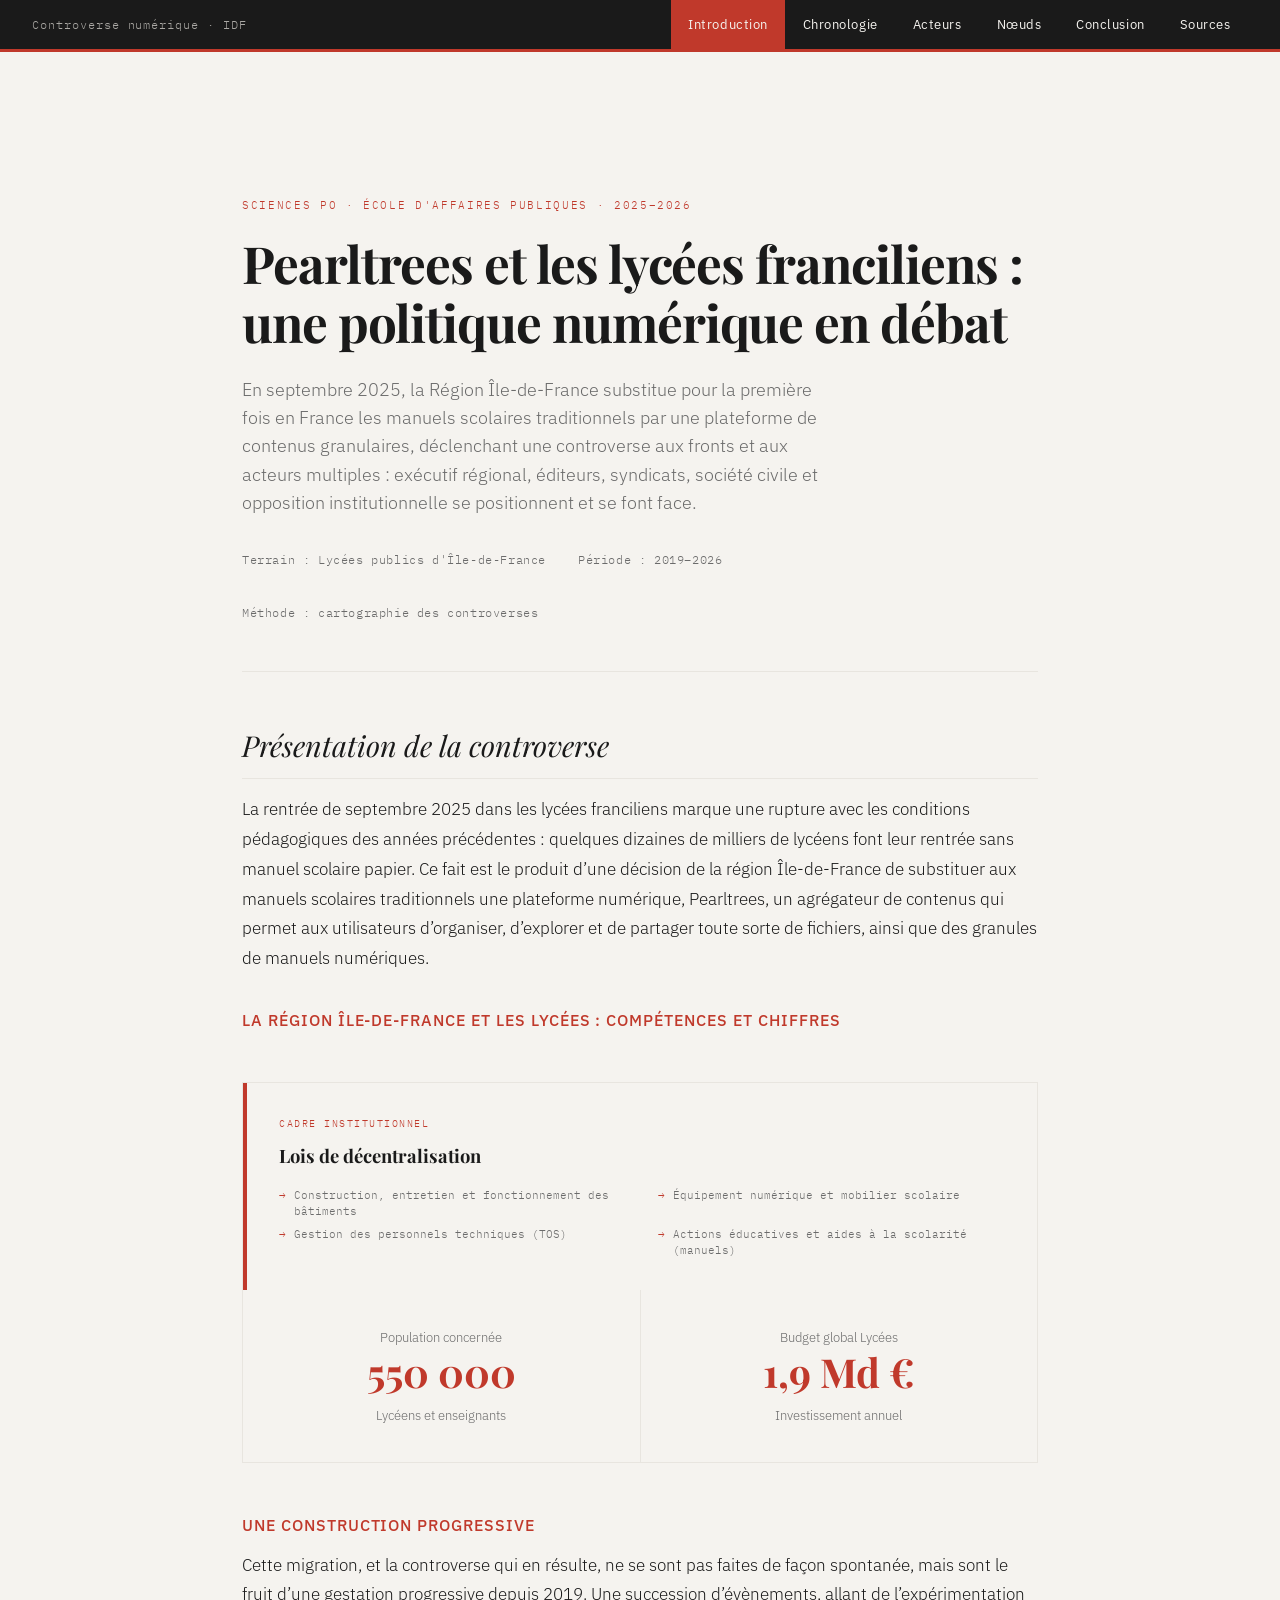
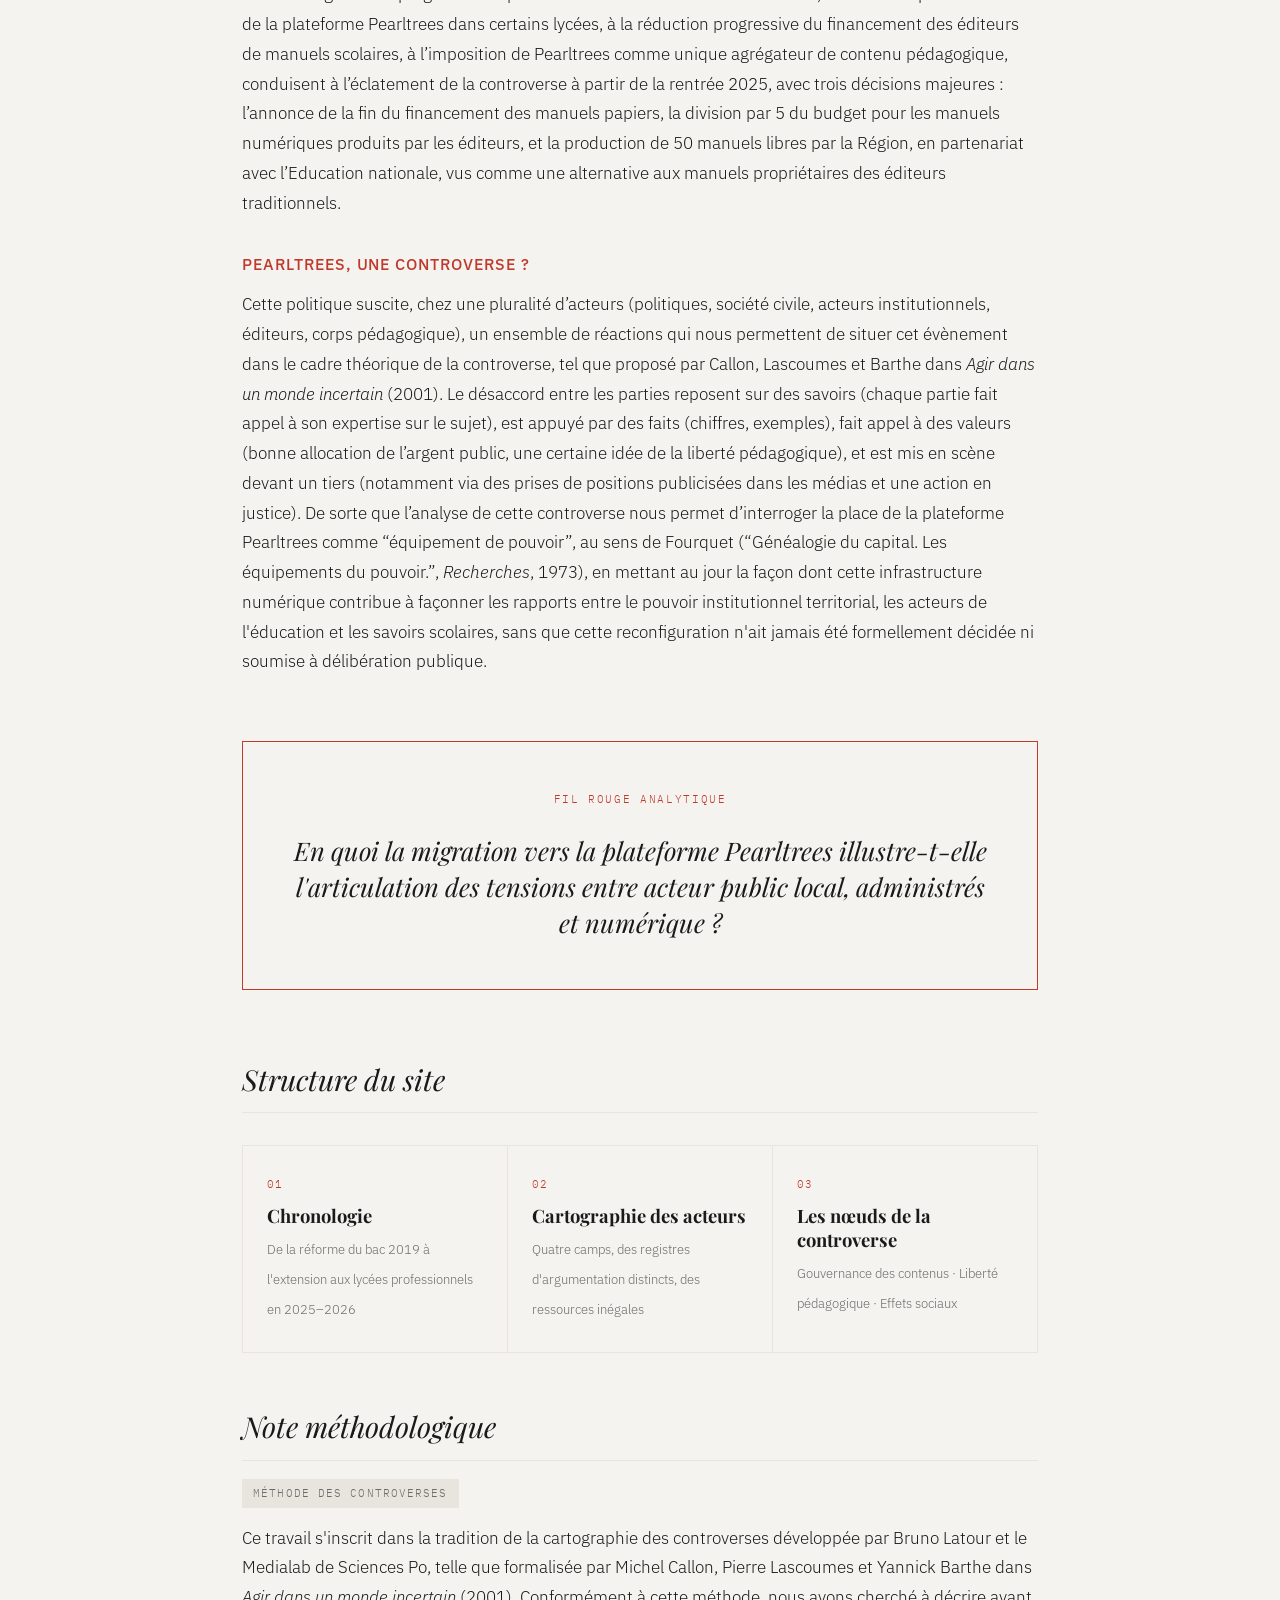
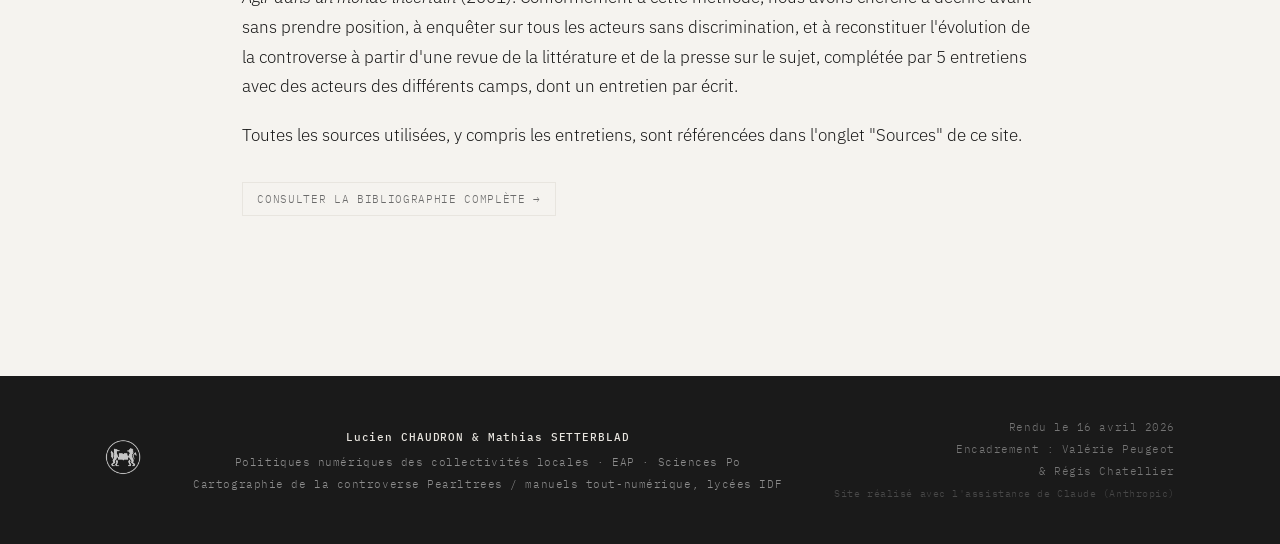
<file: index.html>
<!DOCTYPE html>
<html lang="fr">

<head>
  <meta charset="UTF-8">
  <meta name="viewport" content="width=device-width, initial-scale=1.0">
  <title>Pearltrees IDF — Cartographie d'une controverse</title>
  <link rel="stylesheet" href="style.css">
</head>

<body>

  <nav>
    <a class="nav-logo" href="index.html">Controverse numérique · IDF</a>
    <ul class="nav-links">
      <li><a href="index.html">Introduction</a></li>
      <li><a href="chronologie.html">Chronologie</a></li>
      <li><a href="acteurs.html">Acteurs</a></li>
      <li><a href="noeuds.html">Nœuds</a></li>
      <li><a href="conclusion.html">Conclusion</a></li>
      <li><a href="bibliographie.html">Sources</a></li>
    </ul>
  </nav>

  <main>

    <div class="hero">
      <p class="hero-surtitre">Sciences Po · École d'Affaires Publiques · 2025–2026</p>
      <h1>Pearltrees et les lycées franciliens : une politique numérique en débat</h1>
      <p class="hero-sous-titre">
        En septembre 2025, la Région Île-de-France substitue pour la première fois en France les manuels scolaires
        traditionnels par une plateforme de contenus granulaires, déclenchant une controverse aux fronts et aux acteurs
        multiples :
        exécutif régional, éditeurs, syndicats, société civile et opposition institutionnelle se positionnent et se font
        face.
      </p>
      <div class="hero-meta">
        <span>Terrain : Lycées publics d'Île-de-France</span>
        <span>Période : 2019–2026</span>
        <span>Méthode : cartographie des controverses</span>
      </div>
    </div>

    <h2>Présentation de la controverse</h2>

    <p>
      La rentrée de septembre 2025 dans les lycées franciliens marque une rupture avec les conditions
      pédagogiques des années précédentes : quelques dizaines de milliers de lycéens font leur rentrée
      sans manuel scolaire papier. Ce fait est le produit d’une décision de la région Île-de-France de
      substituer aux manuels scolaires traditionnels une plateforme numérique, Pearltrees, un agrégateur
      de contenus qui permet aux utilisateurs d’organiser, d’explorer et de partager toute sorte de fichiers,
      ainsi que des granules de manuels numériques.
    </p>

    <h3>La région Île-de-France et les lycées : compétences et chiffres</h3>
    <div class="context-container">
      <div class="noeud context-full">
        <div class="noeud-label">Cadre Institutionnel</div>
        <h4 class="stat-chiffre-titre">Lois de décentralisation</h4>
        <ul class="context-list">
          <li>Construction, entretien et fonctionnement des bâtiments</li>
          <li>Équipement numérique et mobilier scolaire</li>
          <li>Gestion des personnels techniques (TOS)</li>
          <li>Actions éducatives et aides à la scolarité (manuels)</li>
        </ul>
      </div>

      <div class="stat-grid" style="margin-top: 1px;">
        <div class="stat">
          <span class="stat-label">Population concernée</span>
          <span class="stat-chiffre">550 000</span>
          <span class="stat-label">Lycéens et enseignants</span>
        </div>
        <div class="stat">
          <span class="stat-label">Budget global Lycées</span>
          <span class="stat-chiffre">1,9 Md €</span>
          <span class="stat-label">Investissement annuel</span>
        </div>
      </div>
    </div>

    <h3>Une construction progressive</h3>
    <p>
      Cette migration, et la controverse qui en résulte, ne se sont pas faites de façon spontanée, mais
      sont le fruit d’une gestation progressive depuis 2019. Une succession d’évènements, allant de l’expérimentation
      de la plateforme Pearltrees dans certains lycées, à la réduction progressive du financement des éditeurs
      de manuels scolaires, à l’imposition de Pearltrees comme unique agrégateur de contenu pédagogique,
      conduisent à l’éclatement de la controverse à partir de la rentrée 2025, avec trois décisions majeures :
      l’annonce de la fin du financement des manuels papiers, la division par 5 du budget pour les manuels
      numériques produits par les éditeurs, et la production de 50 manuels libres par la Région, en partenariat
      avec l’Education nationale, vus comme une alternative aux manuels propriétaires des éditeurs traditionnels.
    </p>
    <h3>Pearltrees, une controverse ?</h3>
    <p>
      Cette politique suscite, chez une pluralité d’acteurs (politiques, société civile, acteurs institutionnels,
      éditeurs, corps pédagogique), un ensemble de réactions qui nous permettent de situer cet évènement
      dans le cadre théorique de la controverse, tel que proposé par Callon, Lascoumes et Barthe dans <em>Agir
        dans un monde incertain </em> (2001). Le désaccord entre les parties reposent sur des savoirs (chaque partie
      fait appel à son expertise sur le sujet), est appuyé par des faits (chiffres, exemples), fait appel
      à des valeurs (bonne allocation de l’argent public, une certaine idée de la liberté pédagogique), et
      est mis en scène devant un tiers (notamment via des prises de positions publicisées dans les médias
      et une action en justice). De sorte que l’analyse de cette controverse nous permet d’interroger la
      place de la plateforme Pearltrees comme “équipement de pouvoir”, au sens de Fourquet (“Généalogie du
      capital. Les équipements du pouvoir.”, <em>Recherches</em>, 1973), en mettant au jour la façon dont cette
      infrastructure numérique contribue à façonner les rapports entre le pouvoir institutionnel territorial,
      les acteurs de l'éducation et les savoirs scolaires, sans que cette reconfiguration n'ait jamais été
      formellement décidée ni soumise à délibération publique.
    </p>

    <!-- <div class="stat-grid">
      <div class="stat">
        <span class="stat-chiffre">550 000</span>
        <span class="stat-label">lycéens et enseignants concernés</span>
      </div>
      <div class="stat">
        <span class="stat-chiffre">75 → 16€</span>
        <span class="stat-label">budget manuel par élève et par an</span>
      </div>
      <div class="stat">
        <span class="stat-chiffre">500+</span>
        <span class="stat-label">signataires de la tribune du Monde</span>
      </div>
      <div class="stat">
        <span class="stat-chiffre">139/0</span>
        <span class="stat-label">vote CESER contre la politique régionale</span>
      </div>
    </div> -->

    <div class="problematique-container">
      <div class="noeud-label">Fil rouge analytique</div>
      <p class="problematique-phrase">
        En quoi la migration vers la plateforme Pearltrees illustre-t-elle l'articulation des tensions
        entre acteur public local, administrés et numérique ?
      </p>
    </div>

    <h2>Structure du site</h2>

    <div class="nav-cards">
      <a class="nav-card" href="chronologie.html">
        <span class="nav-card-num">01</span>
        <span class="nav-card-titre">Chronologie</span>
        <span class="nav-card-desc">De la réforme du bac 2019 à l'extension aux lycées professionnels en
          2025–2026</span>
      </a>
      <a class="nav-card" href="acteurs.html">
        <span class="nav-card-num">02</span>
        <span class="nav-card-titre">Cartographie des acteurs</span>
        <span class="nav-card-desc">Quatre camps, des registres d'argumentation distincts, des ressources
          inégales</span>
      </a>
      <a class="nav-card" href="noeuds.html">
        <span class="nav-card-num">03</span>
        <span class="nav-card-titre">Les nœuds de la controverse</span>
        <span class="nav-card-desc">Gouvernance des contenus · Liberté pédagogique · Effets sociaux</span>
      </a>
      <!--<a class="nav-card" href="conclusion.html">
        <span class="nav-card-num">04</span>
        <span class="nav-card-titre">Conclusion</span>
        <span class="nav-card-desc">Ce que la controverse révèle sur le rapport entre technologie et pouvoir
          local</span>
      </a>-->
    </div>

    <h2>Note méthodologique</h2>

    <div class="label-methode">Méthode des controverses</div>

    <p>
      Ce travail s'inscrit dans la tradition de la cartographie des controverses développée par Bruno Latour et le
      Medialab de Sciences Po, telle que formalisée par Michel Callon, Pierre Lascoumes et Yannick Barthe dans <em>Agir
        dans un monde incertain</em> (2001). Conformément à cette méthode, nous avons cherché à décrire avant
      sans prendre position, à enquêter sur tous les acteurs sans discrimination, et à reconstituer l'évolution de la
      controverse à partir d'une revue de la littérature et de la presse sur le sujet, complétée par 5 entretiens avec
      des acteurs des différents camps, dont un entretien par écrit.
    </p>

    <p>
      Toutes les sources utilisées, y compris les entretiens, sont référencées dans l'onglet "Sources" de ce site.
    </p>
    <a href="bibliographie.html" class="page-nav-btn"
      style="margin-top:0.75rem; font-size:11px; text-decoration:none; display:inline-block;">
      Consulter la bibliographie complète →
    </a>

  </main>

  <footer>
    <div class="footer-inner">
      <div class="footer-logo">
        <!-- Remplace ce placeholder par : <img src="logo-sciencespo.png" alt="Sciences Po"> -->
        <img src="logo-spo.png" alt="Sciences Po">
        <!-- <div class="footer-logo-placeholder">LOGO<br>SciencesPo</div> -->
      </div>
      <div class="footer-info">
        <strong>Lucien CHAUDRON &amp; Mathias SETTERBLAD</strong>
        Politiques numériques des collectivités locales · <!--École d&#39;Affaires Publiques-->EAP · Sciences Po<br>
        Cartographie de la controverse Pearltrees / manuels tout-numérique, lycées IDF
      </div>
      <div class="footer-meta">
        Rendu le 16 avril 2026<br>
        Encadrement : Valérie Peugeot<br>
        &amp; Régis Chatellier<br>
        <span style="opacity:0.5;font-size:10px;">Site réalisé avec l&#39;assistance de Claude (Anthropic)</span>
      </div>
    </div>
  </footer>

  <script src="script.js"></script>
</body>

</html>
</file>
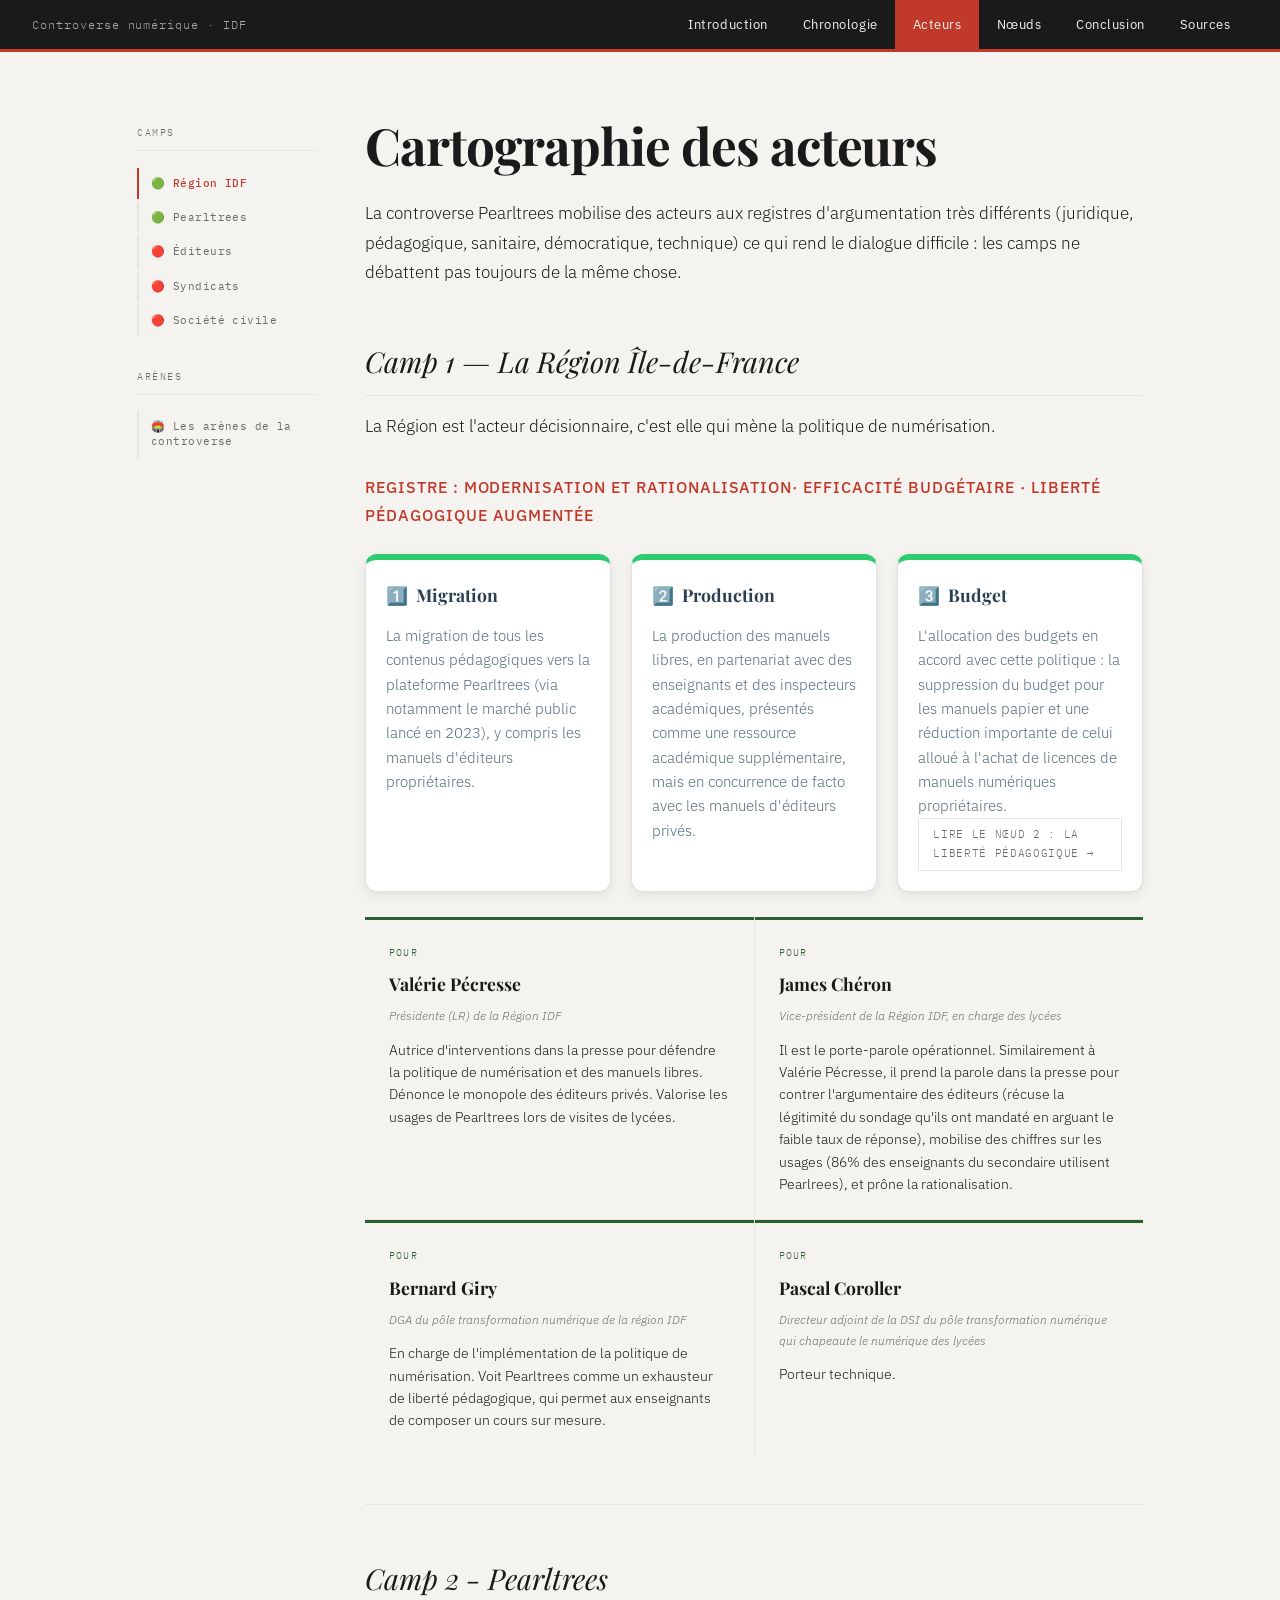
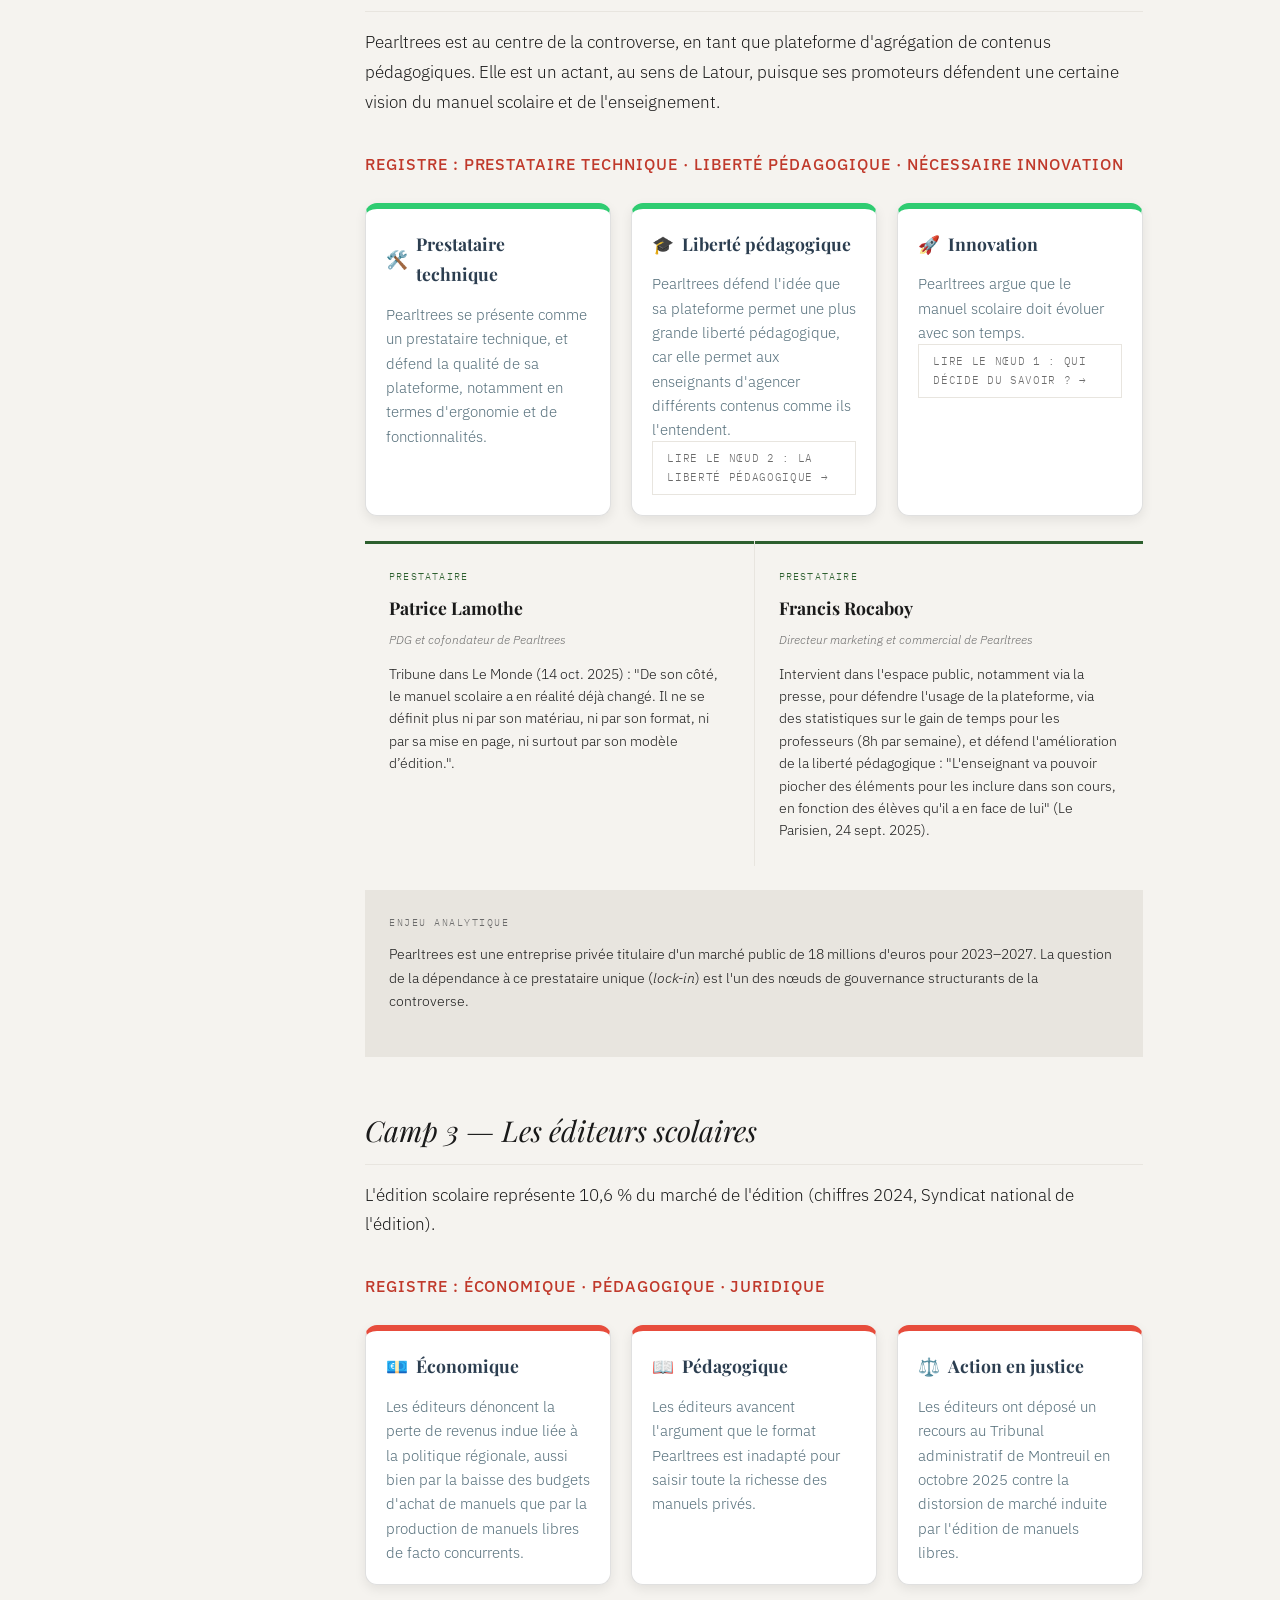
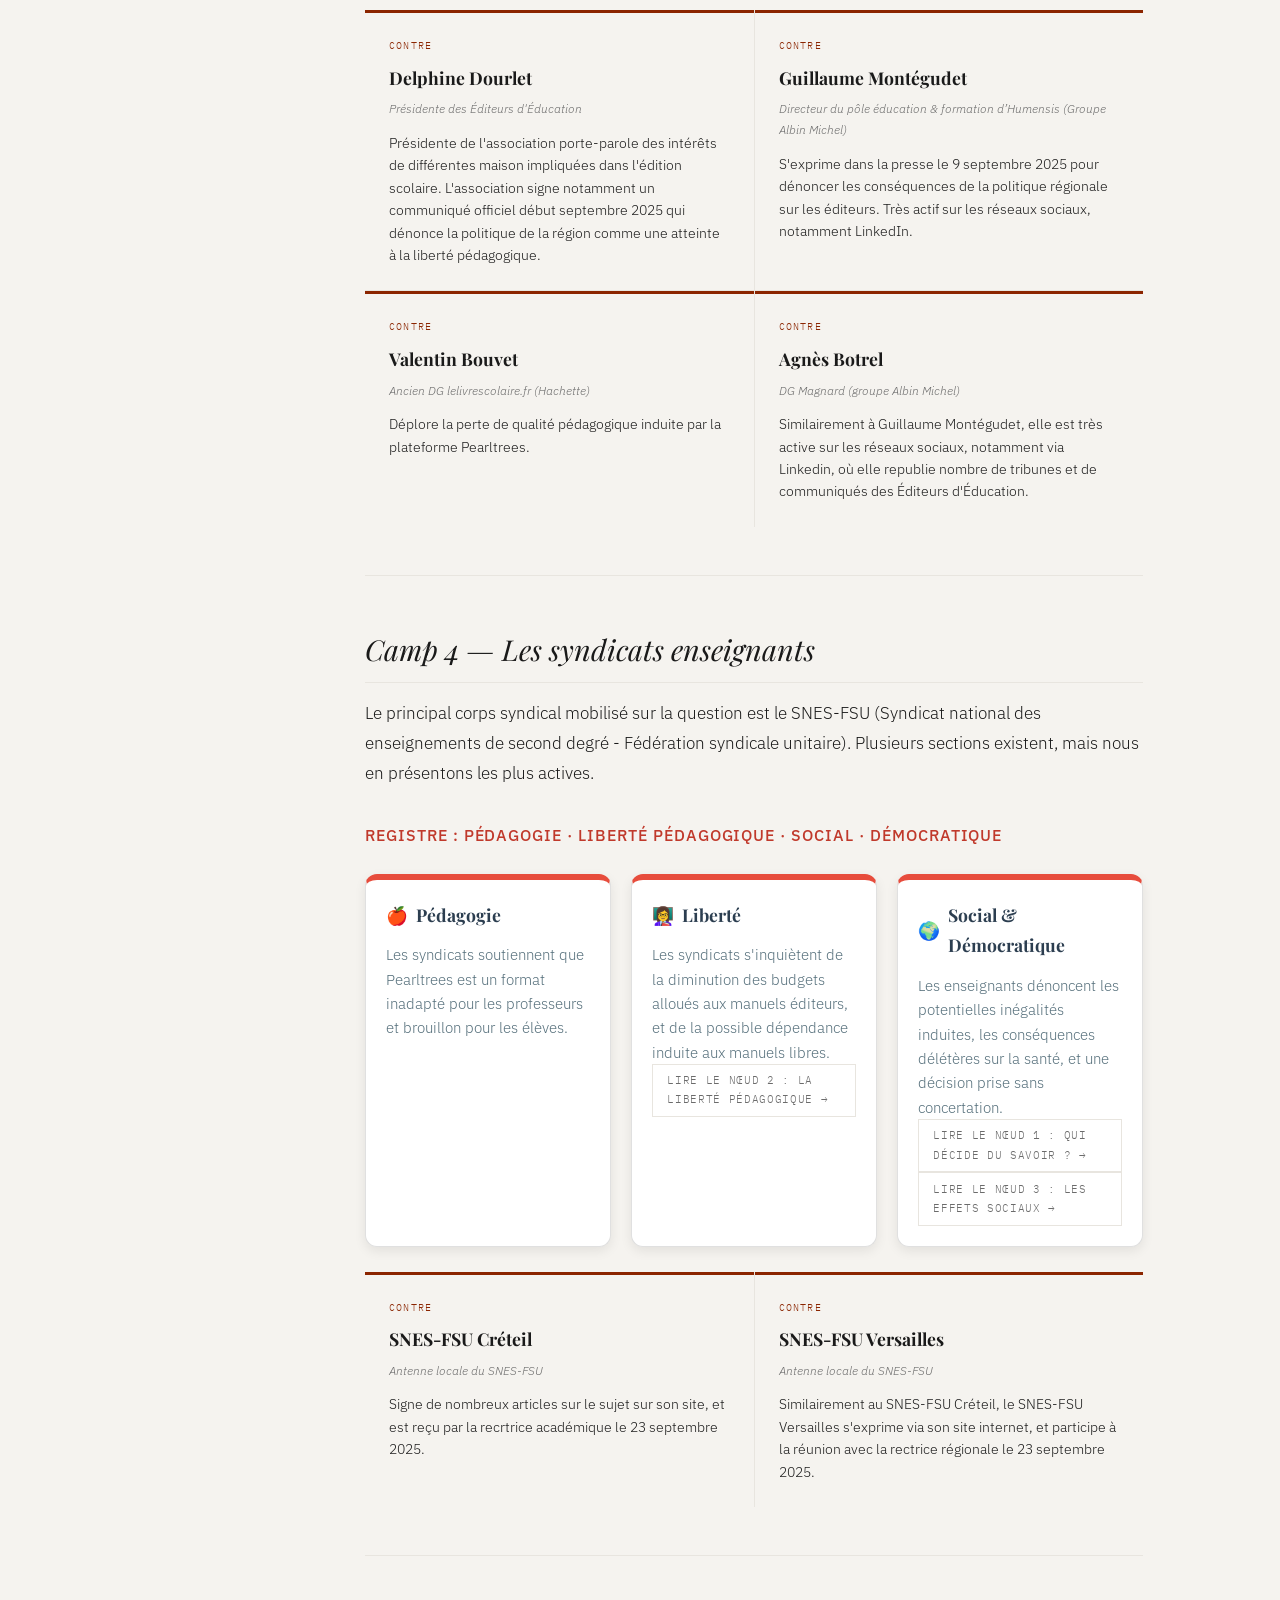
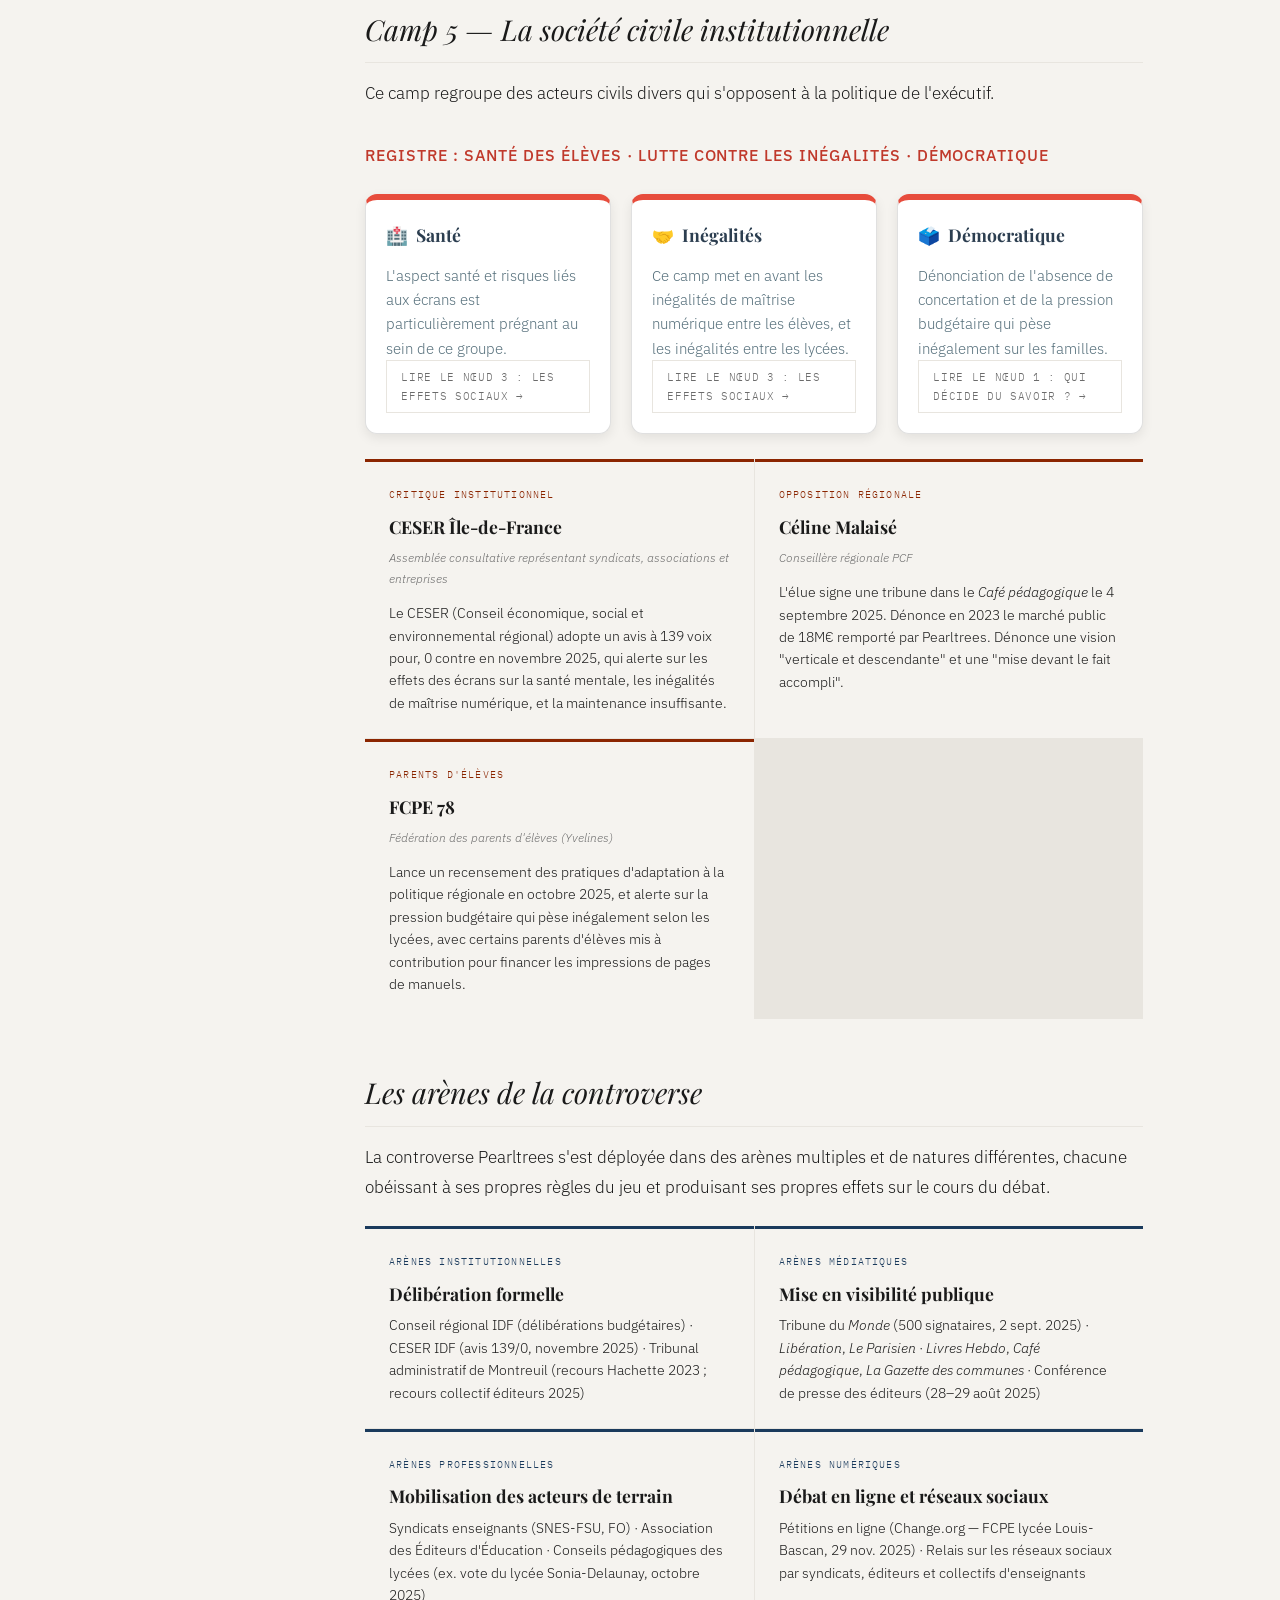
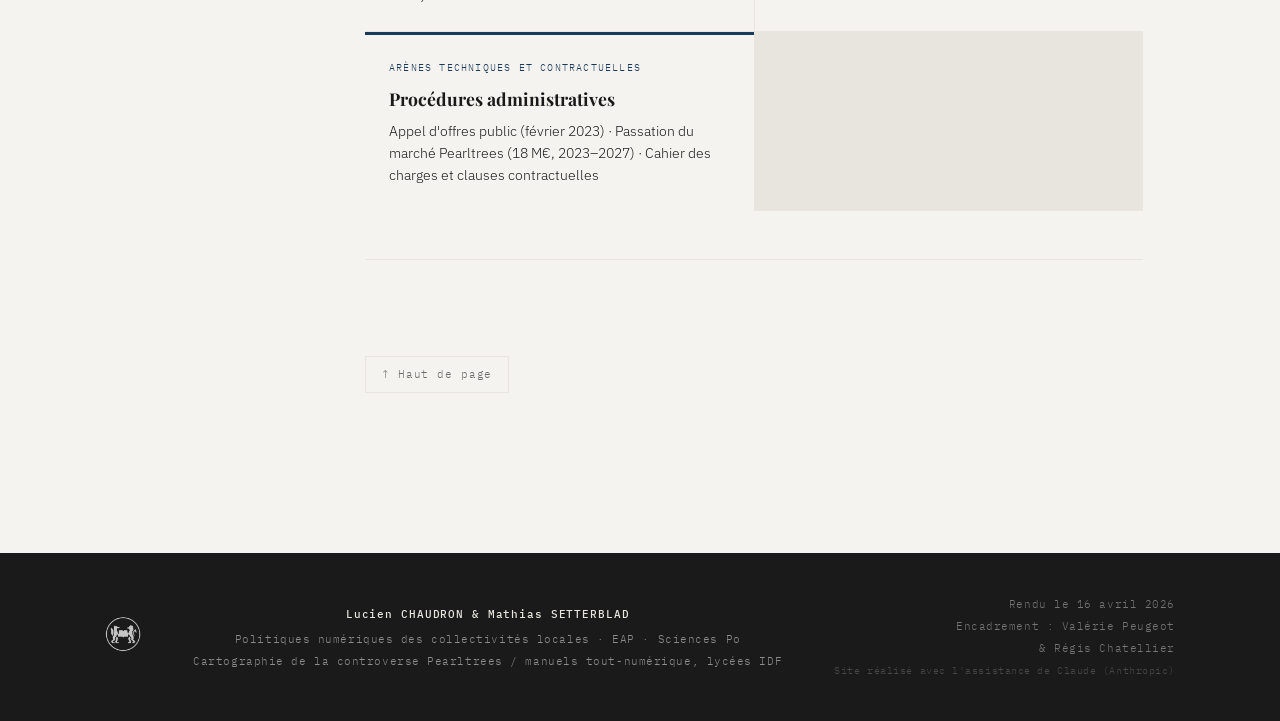
<file: acteurs.html>
<!DOCTYPE html>
<html lang="fr">

<head>
  <meta charset="UTF-8">
  <meta name="viewport" content="width=device-width, initial-scale=1.0">
  <title>Acteurs — Pearltrees IDF</title>
  <link rel="stylesheet" href="style.css">
</head>

<body>

  <nav>
    <a class="nav-logo" href="index.html">Controverse numérique · IDF</a>
    <ul class="nav-links">
      <li><a href="index.html">Introduction</a></li>
      <li><a href="chronologie.html">Chronologie</a></li>
      <li><a href="acteurs.html">Acteurs</a></li>
      <li><a href="noeuds.html">Nœuds</a></li>
      <li><a href="conclusion.html">Conclusion</a></li>
      <li><a href="bibliographie.html">Sources</a></li>
    </ul>
  </nav>

  <div class="page-layout">

    <aside class="sidebar">
      <div class="sidebar-label">Camps</div>
      <ul class="sidebar-nav">
        <li><button data-section="region" class="active">🟢 Région IDF</button></li>
        <li><button data-section="pearltrees">🟢 Pearltrees</button></li>
        <li><button data-section="editeurs">🔴 Éditeurs</button></li>
        <li><button data-section="syndicats">🔴 Syndicats</button></li>
        <li><button data-section="civil">🔴 Société civile</button></li>
      </ul>
      <div style="margin-top: 2rem;" class="sidebar-label">Arènes</div>
      <ul class="sidebar-nav">
        <li><button data-section="arena">🏟️ Les arènes de la controverse</button></li>
      </ul>
    </aside>

    <main>

      <h1>Cartographie des acteurs</h1>

      <p>
        La controverse Pearltrees mobilise des acteurs aux registres d'argumentation très différents (juridique,
        pédagogique, sanitaire, démocratique, technique) ce qui rend le dialogue difficile : les camps ne débattent pas
        toujours de la même chose.
      </p>

      <section id="region">
        <h2>Camp 1 — La Région Île-de-France</h2>

        <p>La Région est l'acteur décisionnaire, c'est elle qui mène la politique de numérisation.<br>
        </p>

        <h3>Registre : modernisation et rationalisation· efficacité budgétaire · liberté pédagogique augmentée</h3>

        <div class="argument-container">
          <div class="argument-box pour">
            <h4><span>1️⃣</span> Migration</h4>
            <p>La migration de tous les contenus pédagogiques vers la plateforme Pearltrees (via notamment le marché
              public lancé en 2023), y compris les manuels d'éditeurs propriétaires.</p>
          </div>
          <div class="argument-box pour">
            <h4><span>2️⃣</span> Production</h4>
            <p>La production des manuels libres, en partenariat avec des enseignants et des inspecteurs académiques,
              présentés comme une ressource académique supplémentaire, mais en concurrence de facto avec les manuels
              d'éditeurs privés.</p>
          </div>
          <div class="argument-box pour">
            <h4><span>3️⃣</span> Budget</h4>
            <p>L'allocation des budgets en accord avec cette politique : la suppression du budget pour les manuels
              papier et une réduction importante de celui alloué à l'achat de licences de manuels numériques
              propriétaires.</p>
            <a href="noeuds.html#noeud2" class="page-nav-btn" style="text-decoration:none; display:inline-block;">
              Lire le nœud 2 : La liberté pédagogique →
            </a>
          </div>
        </div>

        <div class="acteur-grid">
          <div class="acteur-card pour">
            <div class="acteur-camp pour">Pour</div>
            <div class="acteur-nom">Valérie Pécresse</div>
            <div class="acteur-role">Présidente (LR) de la Région IDF</div>
            <div class="acteur-position">Autrice d'interventions dans la presse pour défendre la politique de
              numérisation et des manuels libres.
              Dénonce le monopole des éditeurs privés.
              Valorise les usages de Pearltrees lors de visites de lycées.
            </div>
          </div>
          <div class="acteur-card pour">
            <div class="acteur-camp pour">Pour</div>
            <div class="acteur-nom">James Chéron</div>
            <div class="acteur-role">Vice-président de la Région IDF, en charge des lycées</div>
            <div class="acteur-position">Il est le porte-parole opérationnel. Similairement à Valérie Pécresse, il prend
              la parole dans la presse
              pour contrer l'argumentaire des éditeurs (récuse la légitimité du sondage qu'ils ont mandaté en arguant le
              faible taux de réponse), mobilise des chiffres sur les usages (86% des enseignants du secondaire utilisent
              Pearlrees),
              et prône la rationalisation.
            </div>
          </div>
          <div class="acteur-card pour">
            <div class="acteur-camp pour">Pour</div>
            <div class="acteur-nom">Bernard Giry</div>
            <div class="acteur-role">DGA du pôle transformation numérique de la région IDF</div>
            <div class="acteur-position">En charge de l'implémentation de la politique de numérisation. Voit Pearltrees
              comme un exhausteur de liberté pédagogique,
              qui permet aux enseignants de composer un cours sur mesure. </div>
          </div>
          <div class="acteur-card pour">
            <div class="acteur-camp pour">Pour</div>
            <div class="acteur-nom">Pascal Coroller</div>
            <div class="acteur-role">Directeur adjoint de la DSI du pôle transformation numérique qui chapeaute le
              numérique des lycées</div>
            <div class="acteur-position">Porteur technique.</div>
          </div>
        </div>
      </section>

      <hr class="separateur">

      <section id="pearltrees">
        <h2>Camp 2 - Pearltrees</h2>

        <p>Pearltrees est au centre de la controverse, en tant que plateforme d'agrégation de contenus pédagogiques.
          Elle est un actant, au sens de Latour, puisque ses promoteurs défendent une certaine vision du manuel scolaire
          et de l'enseignement. <br>
        </p>
        <h3>Registre : prestataire technique · liberté pédagogique · nécessaire innovation </h3>


        <div class="argument-container">
          <div class="argument-box pour">
            <h4><span>🛠️</span> Prestataire technique</h4>
            <p>Pearltrees se présente comme un prestataire technique, et défend la qualité de sa plateforme, notamment
              en termes d'ergonomie et de fonctionnalités.</p>
          </div>
          <div class="argument-box pour">
            <h4><span>🎓</span> Liberté pédagogique</h4>
            <p>Pearltrees défend l'idée que sa plateforme permet une plus grande liberté pédagogique, car elle permet
              aux enseignants d'agencer différents contenus comme ils l'entendent.</p>
            <a href="noeuds.html#noeud2" class="page-nav-btn" style="text-decoration:none; display:inline-block;">
              Lire le nœud 2 : La liberté pédagogique →
            </a>
          </div>
          <div class="argument-box pour">
            <h4><span>🚀</span> Innovation</h4>
            <p>Pearltrees argue que le manuel scolaire doit évoluer avec son temps.</p>
            <a href="noeuds.html#noeud1" class="page-nav-btn" style="text-decoration:none; display:inline-block;">
              Lire le nœud 1 : Qui décide du savoir ? →
            </a>
          </div>
        </div>

        <div class="acteur-grid">
          <div class="acteur-card pour">
            <div class="acteur-camp pour">Prestataire</div>
            <div class="acteur-nom">Patrice Lamothe</div>
            <div class="acteur-role">PDG et cofondateur de Pearltrees</div>
            <div class="acteur-position">Tribune dans Le Monde (14 oct. 2025) : "De son côté, le manuel scolaire a en
              réalité déjà changé.
              Il ne se définit plus ni par son matériau, ni par son format, ni par sa mise en page, ni surtout par son
              modèle d’édition.".</div>
          </div>
          <div class="acteur-card pour">
            <div class="acteur-camp pour">Prestataire</div>
            <div class="acteur-nom">Francis Rocaboy</div>
            <div class="acteur-role">Directeur marketing et commercial de Pearltrees</div>
            <div class="acteur-position">Intervient dans l'espace public, notamment via la presse, pour défendre l'usage
              de la plateforme, via des
              statistiques sur le gain de temps pour les professeurs (8h par semaine), et défend l'amélioration de la
              liberté pédagogique : "L'enseignant
              va pouvoir piocher des éléments pour les inclure dans son cours, en fonction des élèves qu'il a en face de
              lui" (Le Parisien, 24 sept. 2025).
            </div>
          </div>
        </div>

        <div class="encadre" style="margin-top:1.5rem;">
          <div class="encadre-titre">Enjeu analytique</div>
          <p>Pearltrees est une entreprise privée titulaire d'un marché public de 18 millions d'euros pour 2023–2027. La
            question de la dépendance à ce prestataire unique (<em>lock-in</em>) est l'un des nœuds de gouvernance
            structurants de la controverse.</p>
        </div>
      </section>

      <section id="editeurs">
        <h2>Camp 3 — Les éditeurs scolaires</h2>

        <p>L'édition scolaire représente 10,6 % du marché de l'édition (chiffres 2024, Syndicat national de l'édition).
        </p>

        <h3>Registre : économique · pédagogique · juridique </h3>

        <div class="argument-container">
          <div class="argument-box contre">
            <h4><span>💶</span> Économique</h4>
            <p>Les éditeurs dénoncent la perte de revenus indue liée à la politique régionale, aussi bien par la baisse
              des budgets d'achat de manuels que par la production de manuels libres de facto concurrents.</p>
          </div>
          <div class="argument-box contre">
            <h4><span>📖</span> Pédagogique</h4>
            <p>Les éditeurs avancent l'argument que le format Pearltrees est inadapté pour saisir toute la richesse des
              manuels privés.</p>
          </div>
          <div class="argument-box contre">
            <h4><span>⚖️</span> Action en justice</h4>
            <p>Les éditeurs ont déposé un recours au Tribunal administratif de Montreuil en octobre 2025 contre la
              distorsion de marché induite par l'édition de manuels libres.</p>
          </div>
        </div>

        <div class="acteur-grid">
          <div class="acteur-card contre">
            <div class="acteur-camp contre">Contre</div>
            <div class="acteur-nom">Delphine Dourlet</div>
            <div class="acteur-role">Présidente des Éditeurs d'Éducation</div>
            <div class="acteur-position">Présidente de l'association porte-parole des intérêts de différentes maison
              impliquées dans l'édition scolaire.
              L'association signe notamment un communiqué officiel début septembre 2025 qui dénonce la politique de la
              région comme une atteinte à la liberté pédagogique.
            </div>
          </div>
          <div class="acteur-card contre">
            <div class="acteur-camp contre">Contre</div>
            <div class="acteur-nom">Guillaume Montégudet</div>
            <div class="acteur-role">Directeur du pôle éducation & formation d’Humensis (Groupe Albin Michel)</div>
            <div class="acteur-position">S'exprime dans la presse le 9 septembre 2025 pour dénoncer les conséquences de
              la politique régionale sur les éditeurs. Très actif sur les réseaux sociaux, notamment LinkedIn.</div>
          </div>
          <div class="acteur-card contre">
            <div class="acteur-camp contre">Contre</div>
            <div class="acteur-nom">Valentin Bouvet</div>
            <div class="acteur-role">Ancien DG lelivrescolaire.fr (Hachette)</div>
            <div class="acteur-position"> Déplore la perte de qualité pédagogique induite par la plateforme Pearltrees.
            </div>
          </div>
          <div class="acteur-card contre">
            <div class="acteur-camp contre">Contre</div>
            <div class="acteur-nom">Agnès Botrel</div>
            <div class="acteur-role">DG Magnard (groupe Albin Michel)</div>
            <div class="acteur-position">Similairement à Guillaume Montégudet, elle est très active sur les réseaux
              sociaux, notamment via Linkedin,
              où elle republie nombre de tribunes et de communiqués des Éditeurs d'Éducation.
            </div>
          </div>
        </div>
      </section>

      <hr class="separateur">

      <section id="syndicats">
        <h2>Camp 4 — Les syndicats enseignants</h2>

        <p>Le principal corps syndical mobilisé sur la question est le SNES-FSU (Syndicat national des enseignements de
          second degré - Fédération syndicale unitaire). Plusieurs sections existent, mais nous en présentons les plus
          actives. <br>

        </p>

        <h3>Registre : pédagogie · liberté pédagogique · social · démocratique</h3>

        <div class="argument-container">
          <div class="argument-box contre">
            <h4><span>🍎</span> Pédagogie</h4>
            <p>Les syndicats soutiennent que Pearltrees est un format inadapté pour les professeurs et brouillon pour
              les élèves.</p>
          </div>
          <div class="argument-box contre">
            <h4><span>👩‍🏫</span> Liberté</h4>
            <p>Les syndicats s'inquiètent de la diminution des budgets alloués aux manuels éditeurs, et de la possible
              dépendance induite aux manuels libres.</p>
            <a href="noeuds.html#noeud2" class="page-nav-btn" style="text-decoration:none; display:inline-block;">
              Lire le nœud 2 : La liberté pédagogique →
            </a>
          </div>
          <div class="argument-box contre">
            <h4><span>🌍</span> Social & Démocratique</h4>
            <p>Les enseignants dénoncent les potentielles inégalités induites, les conséquences délétères sur la santé,
              et une décision prise sans concertation.</p>
            <a href="noeuds.html#noeud1" class="page-nav-btn" style="text-decoration:none; display:inline-block;">
              Lire le nœud 1 : Qui décide du savoir ? →
            </a>
            <a href="noeuds.html#noeud3" class="page-nav-btn" style="text-decoration:none; display:inline-block;">
              Lire le nœud 3 : Les effets sociaux →
            </a>
          </div>
        </div>
        <div class="acteur-grid">
          <div class="acteur-card contre">
            <div class="acteur-camp contre">Contre</div>
            <div class="acteur-nom">SNES-FSU Créteil</div>
            <div class="acteur-role">Antenne locale du SNES-FSU</div>
            <div class="acteur-position">Signe de nombreux articles sur le sujet sur son site, et est reçu par la
              recrtrice académique le 23 septembre 2025.
            </div>
          </div>

          <div class="acteur-card contre">
            <div class="acteur-camp contre">Contre</div>
            <div class="acteur-nom">SNES-FSU Versailles</div>
            <div class="acteur-role">Antenne locale du SNES-FSU</div>
            <div class="acteur-position">Similairement au SNES-FSU Créteil, le SNES-FSU Versailles s'exprime via son
              site internet, et participe à la réunion avec
              la rectrice régionale le 23 septembre 2025.
            </div>
          </div>
        </div>

      </section>

      <hr class="separateur">

      <section id="civil">
        <h2>Camp 5 — La société civile institutionnelle</h2>

        <p>Ce camp regroupe des acteurs civils divers qui s'opposent à la politique de
          l'exécutif.
        </p>

        <h3>Registre : santé des élèves · lutte contre les inégalités · démocratique</h3>

        <div class="argument-container">
          <div class="argument-box contre">
            <h4><span>🏥</span> Santé</h4>
            <p>L'aspect santé et risques liés aux écrans est particulièrement prégnant au sein de ce groupe.</p>
            <a href="noeuds.html#noeud3" class="page-nav-btn" style="text-decoration:none; display:inline-block;">
              Lire le nœud 3 : Les effets sociaux →
            </a>
          </div>
          <div class="argument-box contre">
            <h4><span>🤝</span> Inégalités</h4>
            <p>Ce camp met en avant les inégalités de maîtrise numérique entre les élèves, et les inégalités entre les
              lycées.</p>
            <a href="noeuds.html#noeud3" class="page-nav-btn" style="text-decoration:none; display:inline-block;">
              Lire le nœud 3 : Les effets sociaux →
            </a>
          </div>
          <div class="argument-box contre">
            <h4><span>🗳️</span> Démocratique</h4>
            <p>Dénonciation de l'absence de concertation et de la pression budgétaire qui pèse inégalement sur les
              familles.</p>
            <a href="noeuds.html#noeud1" class="page-nav-btn" style="text-decoration:none; display:inline-block;">
              Lire le nœud 1 : Qui décide du savoir ? →
            </a>
          </div>
        </div>

        <div class="acteur-grid">
          <div class="acteur-card contre">
            <div class="acteur-camp contre">Critique institutionnel</div>
            <div class="acteur-nom">CESER Île-de-France</div>
            <div class="acteur-role">Assemblée consultative représentant syndicats, associations et entreprises</div>
            <div class="acteur-position">Le CESER (Conseil économique, social et environnemental régional) adopte un
              avis à 139 voix pour, 0 contre en novembre 2025, qui alerte sur les effets
              des écrans sur la santé mentale, les inégalités de maîtrise numérique, et la maintenance insuffisante.
            </div>
          </div>
          <div class="acteur-card contre">
            <div class="acteur-camp contre">Opposition régionale</div>
            <div class="acteur-nom">Céline Malaisé</div>
            <div class="acteur-role">Conseillère régionale PCF</div>
            <div class="acteur-position">L'élue signe une tribune dans le <em>Café pédagogique</em> le 4 septembre 2025.
              Dénonce en 2023 le marché public de 18M€ remporté par Pearltrees.
              Dénonce une vision "verticale et descendante" et une "mise devant le fait accompli".</div>
          </div>
          <div class="acteur-card contre">
            <div class="acteur-camp contre">Parents d'élèves</div>
            <div class="acteur-nom">FCPE 78</div>
            <div class="acteur-role">Fédération des parents d'élèves (Yvelines)</div>
            <div class="acteur-position">Lance un recensement des pratiques d'adaptation à la politique régionale en
              octobre 2025, et alerte sur la pression budgétaire qui pèse inégalement selon les lycées,
              avec certains parents d'élèves mis à contribution pour financer les impressions de pages de manuels.
            </div>
          </div>
        </div>
      </section>

      <section id="arena">
        <h2>Les arènes de la controverse</h2>

        <p>
          La controverse Pearltrees s'est déployée dans des arènes multiples et de natures différentes,
          chacune obéissant à ses propres règles du jeu et produisant ses propres effets sur le cours du débat.
        </p>

        <div class="acteur-grid"
          style="grid-template-columns: repeat(auto-fit, minmax(260px, 1fr)); margin-top: 1.5rem;">

          <div class="acteur-card neutre">
            <div class="acteur-camp neutre">Arènes institutionnelles</div>
            <div class="acteur-nom">Délibération formelle</div>
            <div class="acteur-position">
              Conseil régional IDF (délibérations budgétaires) · CESER IDF (avis 139/0, novembre 2025) ·
              Tribunal administratif de Montreuil (recours Hachette 2023 ; recours collectif éditeurs 2025)
            </div>
          </div>

          <div class="acteur-card neutre">
            <div class="acteur-camp neutre">Arènes médiatiques</div>
            <div class="acteur-nom">Mise en visibilité publique</div>
            <div class="acteur-position">
              Tribune du <em>Monde</em> (500 signataires, 2 sept. 2025) · <em>Libération</em>, <em>Le Parisien</em> ·
              <em>Livres Hebdo</em>, <em>Café pédagogique</em>, <em>La Gazette des communes</em> ·
              Conférence de presse des éditeurs (28–29 août 2025)
            </div>
          </div>

          <div class="acteur-card neutre">
            <div class="acteur-camp neutre">Arènes professionnelles</div>
            <div class="acteur-nom">Mobilisation des acteurs de terrain</div>
            <div class="acteur-position">
              Syndicats enseignants (SNES-FSU, FO) · Association des Éditeurs d'Éducation ·
              Conseils pédagogiques des lycées (ex. vote du lycée Sonia-Delaunay, octobre 2025)
            </div>
          </div>

          <div class="acteur-card neutre">
            <div class="acteur-camp neutre">Arènes numériques</div>
            <div class="acteur-nom">Débat en ligne et réseaux sociaux</div>
            <div class="acteur-position">
              Pétitions en ligne (Change.org — FCPE lycée Louis-Bascan, 29 nov. 2025) ·
              Relais sur les réseaux sociaux par syndicats, éditeurs et collectifs d'enseignants
            </div>
          </div>

          <div class="acteur-card neutre">
            <div class="acteur-camp neutre">Arènes techniques et contractuelles</div>
            <div class="acteur-nom">Procédures administratives</div>
            <div class="acteur-position">
              Appel d'offres public (février 2023) · Passation du marché Pearltrees (18 M€, 2023–2027) ·
              Cahier des charges et clauses contractuelles
            </div>
          </div>

        </div>
      </section>

      <hr class="separateur">

      <a href="#" class="back-top">↑ Haut de page</a>

    </main>
  </div>

  <footer>
    <div class="footer-inner">
      <div class="footer-logo">
        <!-- Remplace ce placeholder par : <img src="logo-sciencespo.png" alt="Sciences Po"> -->
        <img src="logo-spo.png" alt="Sciences Po">
        <!-- <div class="footer-logo-placeholder">LOGO<br>SciencesPo</div> -->
      </div>
      <div class="footer-info">
        <strong>Lucien CHAUDRON &amp; Mathias SETTERBLAD</strong>
        Politiques numériques des collectivités locales · <!--École d&#39;Affaires Publiques-->EAP · Sciences Po<br>
        Cartographie de la controverse Pearltrees / manuels tout-numérique, lycées IDF
      </div>
      <div class="footer-meta">
        Rendu le 16 avril 2026<br>
        Encadrement : Valérie Peugeot<br>
        &amp; Régis Chatellier<br>
        <span style="opacity:0.5;font-size:10px;">Site réalisé avec l&#39;assistance de Claude (Anthropic)</span>
      </div>
    </div>
  </footer>

  <script src="script.js"></script>
  <script>
    (function () {
      var btns = document.querySelectorAll('.sidebar-nav button[data-section]');
      var sections = Array.from(btns).map(function (b) { return document.getElementById(b.dataset.section); });

      btns.forEach(function (btn) {
        btn.addEventListener('click', function () {
          var target = document.getElementById(btn.dataset.section);
          if (target) {
            var top = target.getBoundingClientRect().top + window.scrollY - 80;
            window.scrollTo({ top: top, behavior: 'smooth' });
          }
        });
      });

      var observer = new IntersectionObserver(function (entries) {
        entries.forEach(function (entry) {
          if (entry.isIntersecting) {
            var id = entry.target.id;
            btns.forEach(function (b) { b.classList.toggle('active', b.dataset.section === id); });
          }
        });
      }, { rootMargin: '-20% 0px -60% 0px' });

      sections.forEach(function (s) { if (s) observer.observe(s); });
    })();
  </script>
</body>

</html>
</file>
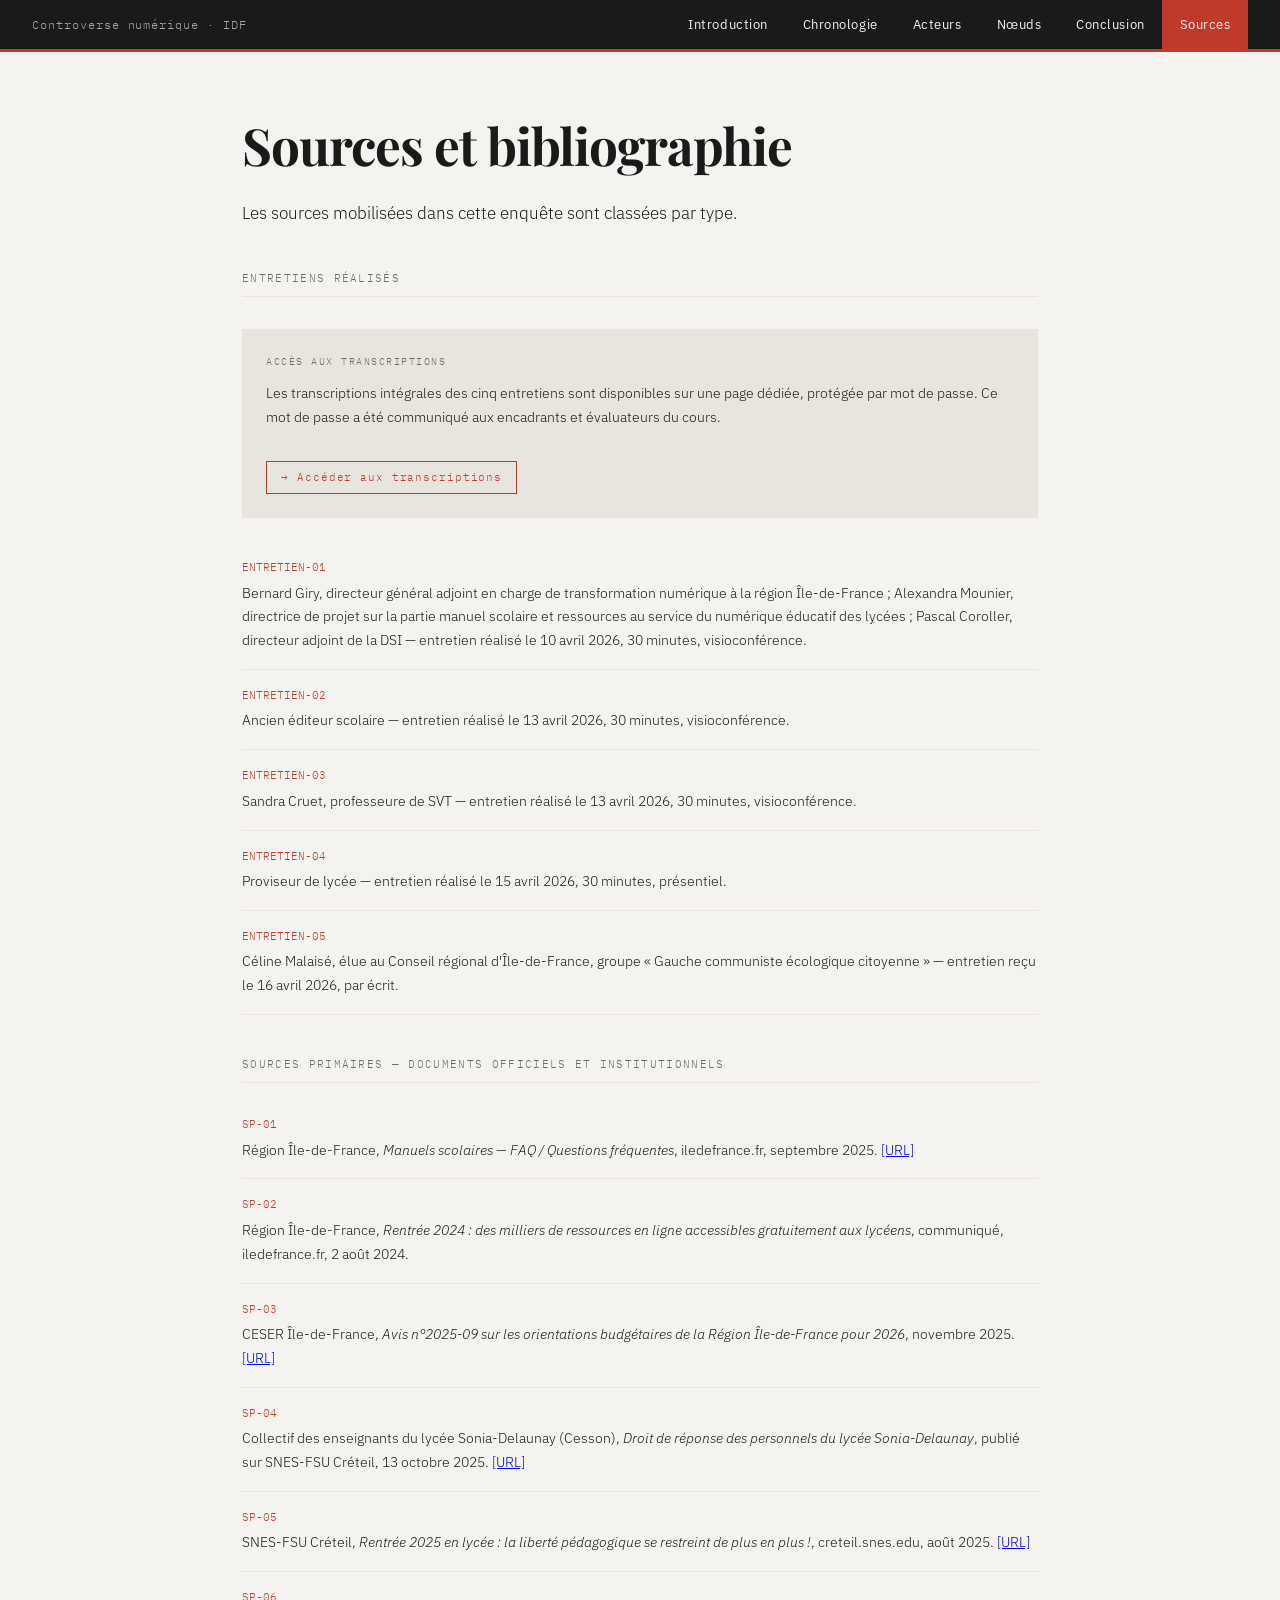
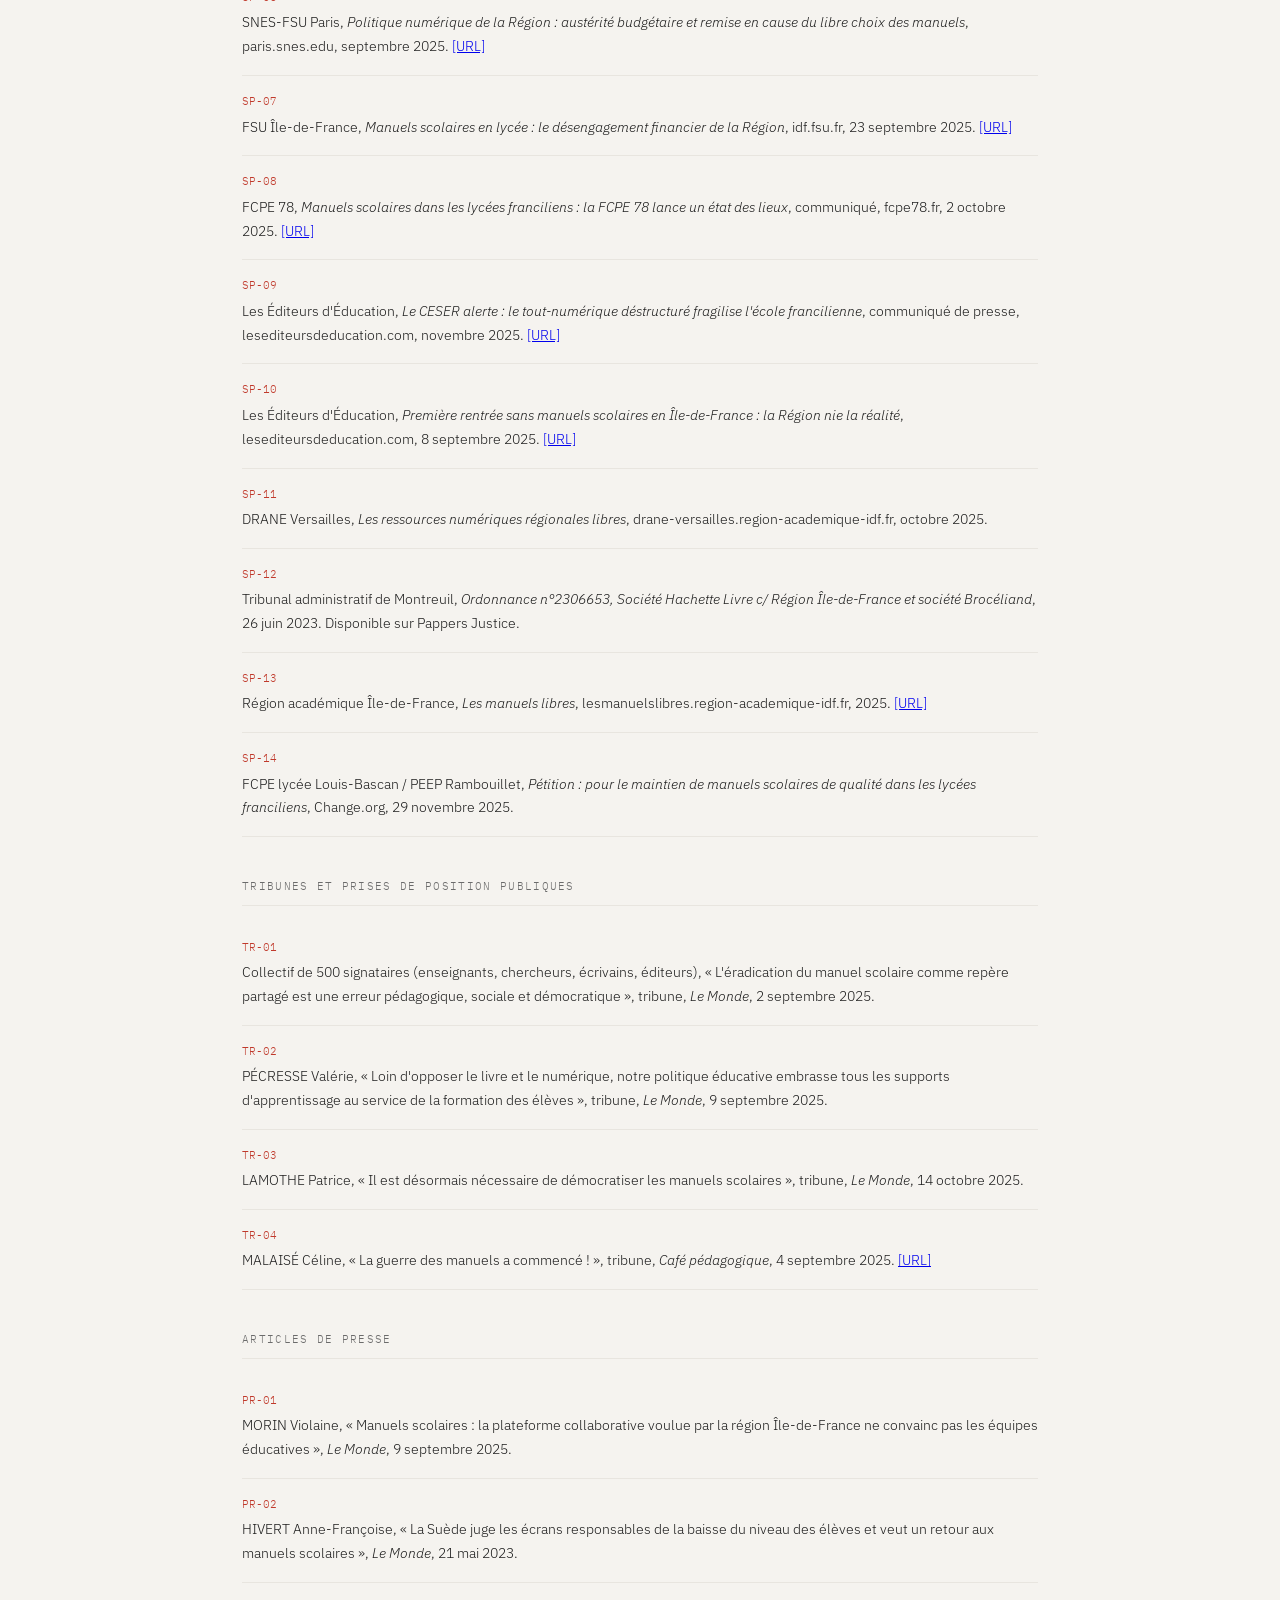
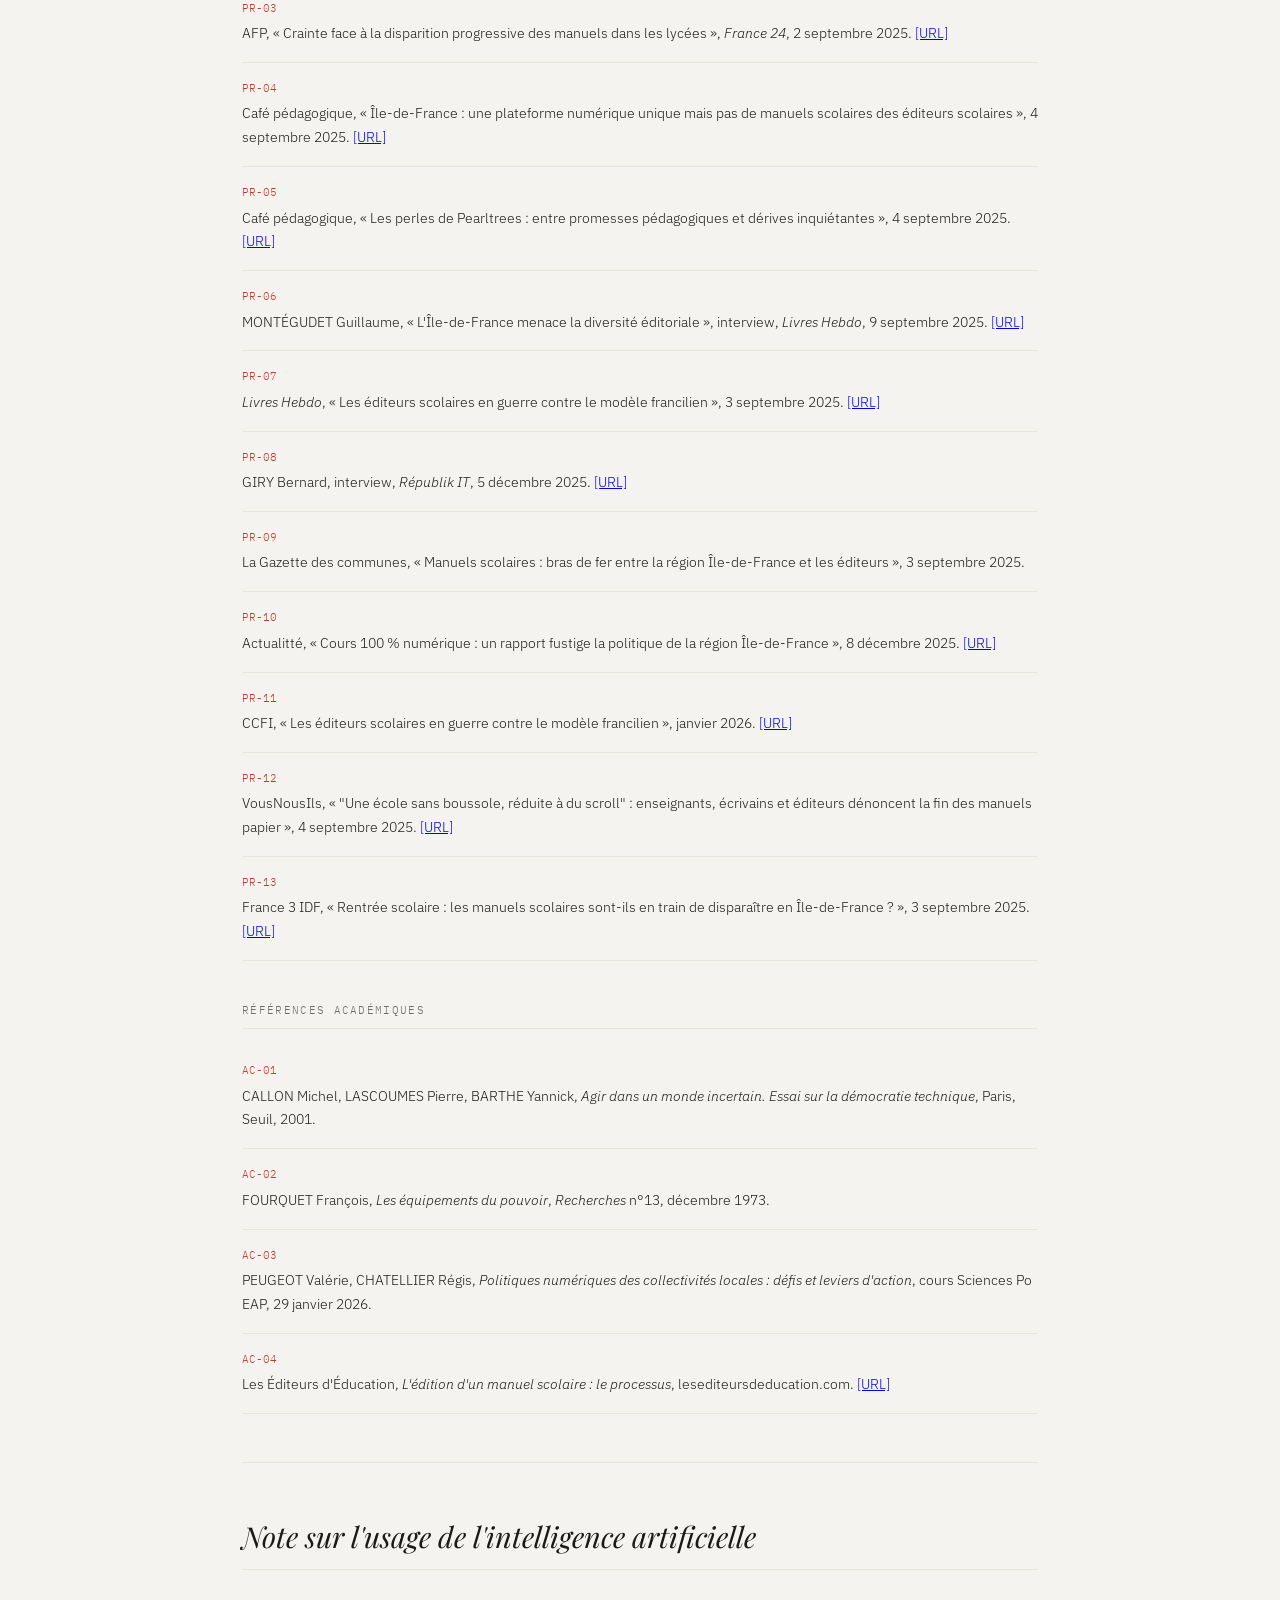
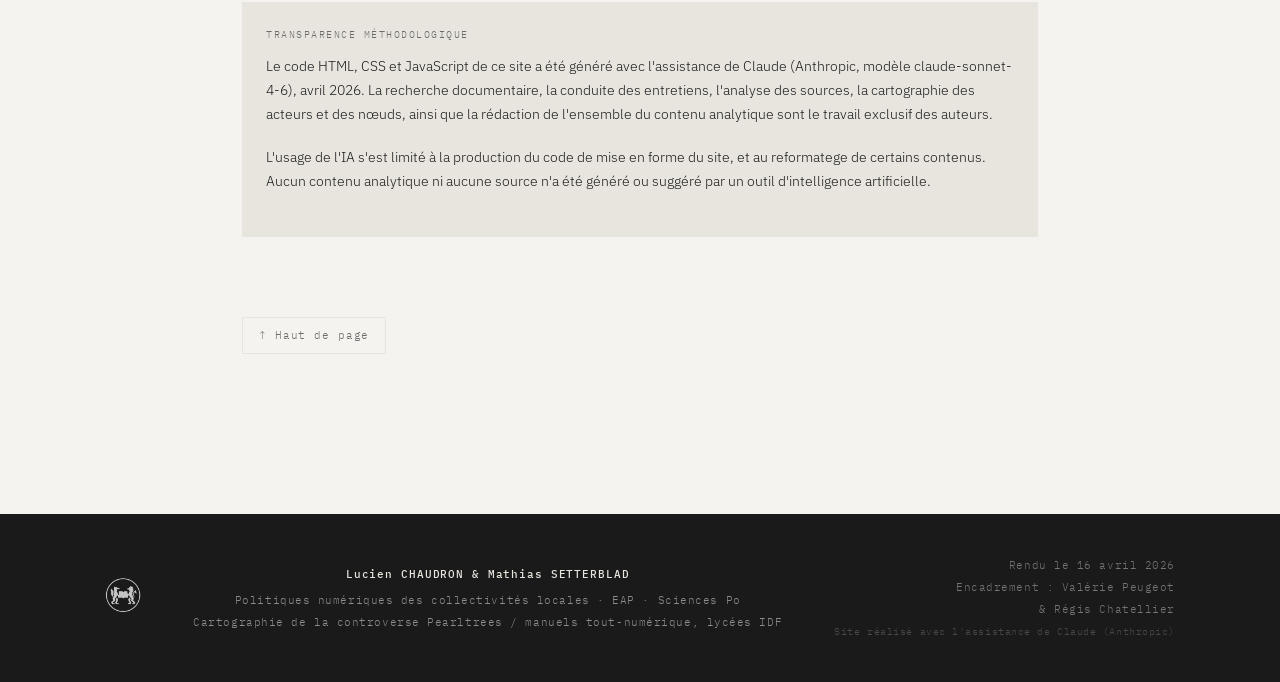
<file: bibliographie.html>
<!DOCTYPE html>
<html lang="fr">

<head>
  <meta charset="UTF-8">
  <meta name="viewport" content="width=device-width, initial-scale=1.0">
  <title>Sources — Pearltrees IDF</title>
  <link rel="stylesheet" href="style.css">
</head>

<body>

  <nav>
    <a class="nav-logo" href="index.html">Controverse numérique · IDF</a>
    <ul class="nav-links">
      <li><a href="index.html">Introduction</a></li>
      <li><a href="chronologie.html">Chronologie</a></li>
      <li><a href="acteurs.html">Acteurs</a></li>
      <li><a href="noeuds.html">Nœuds</a></li>
      <li><a href="conclusion.html">Conclusion</a></li>
      <li><a href="bibliographie.html">Sources</a></li>
    </ul>
  </nav>

  <main>

    <h1>Sources et bibliographie</h1>

    <p>
      Les sources mobilisées dans cette enquête sont classées par type.
    </p>

    <!-- ENTRETIENS -->
    <div class="biblio-section">Entretiens réalisés</div>

    <div class="encadre" style="margin-bottom:1.5rem;">
      <div class="encadre-titre">Accès aux transcriptions</div>
      <p>Les transcriptions intégrales des cinq entretiens sont disponibles sur une page dédiée, protégée par mot de
        passe. Ce mot de passe a été communiqué aux encadrants et évaluateurs du cours.</p>
      <a href="entretiens.html"
        style="display:inline-block;margin-top:0.75rem;font-family:var(--font-mono);font-size:11px;letter-spacing:0.08em;color:var(--accent);text-decoration:none;border:1px solid var(--accent);padding:0.4rem 0.9rem;">→
        Accéder aux transcriptions</a>
    </div>

    <div class="biblio-item">
      <div class="biblio-id">ENTRETIEN-01</div>
      Bernard Giry, directeur général adjoint en charge de transformation numérique à la région Île-de-France ;
      Alexandra Mounier, directrice de projet sur la partie manuel scolaire et ressources au service du numérique
      éducatif des lycées ; Pascal Coroller, directeur adjoint de la DSI — entretien réalisé le 10 avril 2026,
      30 minutes, visioconférence.
    </div>

    <div class="biblio-item">
      <div class="biblio-id">ENTRETIEN-02</div>
      Ancien éditeur scolaire — entretien réalisé le 13 avril 2026, 30 minutes, visioconférence.
    </div>

    <div class="biblio-item">
      <div class="biblio-id">ENTRETIEN-03</div>
      Sandra Cruet, professeure de SVT — entretien réalisé le 13 avril 2026, 30 minutes, visioconférence.
    </div>

    <div class="biblio-item">
      <div class="biblio-id">ENTRETIEN-04</div>
      Proviseur de lycée — entretien réalisé le 15 avril 2026, 30 minutes,
      présentiel.
    </div>

    <div class="biblio-item">
      <div class="biblio-id">ENTRETIEN-05</div>
      Céline Malaisé, élue au Conseil régional d'Île-de-France, groupe « Gauche communiste écologique citoyenne »
      — entretien reçu le 16 avril 2026,  par écrit.
    </div>

    <!-- SOURCES PRIMAIRES -->
    <div class="biblio-section">Sources primaires — documents officiels et institutionnels</div>

    <div class="biblio-item">
      <div class="biblio-id">SP-01</div>
      Région Île-de-France, <em>Manuels scolaires — FAQ / Questions fréquentes</em>, iledefrance.fr, septembre 2025.
      <a href="https://www.iledefrance.fr/morienter-etudier-me-former/lyceen/rentree-des-lycees-2025-en-ile-de-france/manuels-scolaires-faqquestions-frequentes"
        target="_blank">[URL]</a>
    </div>

    <div class="biblio-item">
      <div class="biblio-id">SP-02</div>
      Région Île-de-France, <em>Rentrée 2024 : des milliers de ressources en ligne accessibles gratuitement aux
        lycéens</em>, communiqué, iledefrance.fr, 2 août 2024.
    </div>

    <div class="biblio-item">
      <div class="biblio-id">SP-03</div>
      CESER Île-de-France, <em>Avis n°2025-09 sur les orientations budgétaires de la Région Île-de-France pour
        2026</em>, novembre 2025.
      <a href="https://www.ceser-iledefrance.fr/actualite/orientations-budgetaires-de-la-region-ile-de-france-pour-2026/"
        target="_blank">[URL]</a>
    </div>

    <div class="biblio-item">
      <div class="biblio-id">SP-04</div>
      Collectif des enseignants du lycée Sonia-Delaunay (Cesson), <em>Droit de réponse des personnels du lycée
        Sonia-Delaunay</em>, publié sur SNES-FSU Créteil, 13 octobre 2025.
      <a href="https://creteil.snes.edu/Droit-de-reponse-des-personnels-de-Sonia-Delaunay.html"
        target="_blank">[URL]</a>
    </div>

    <div class="biblio-item">
      <div class="biblio-id">SP-05</div>
      SNES-FSU Créteil, <em>Rentrée 2025 en lycée : la liberté pédagogique se restreint de plus en plus !</em>,
      creteil.snes.edu, août 2025.
      <a href="https://www.creteil.snes.edu/Rentree-2025-en-lycee-la-liberte-pedagogique-se-restreint-de-plus-en-plus.html"
        target="_blank">[URL]</a>
    </div>

    <div class="biblio-item">
      <div class="biblio-id">SP-06</div>
      SNES-FSU Paris, <em>Politique numérique de la Région : austérité budgétaire et remise en cause du libre choix
        des manuels</em>, paris.snes.edu, septembre 2025.
      <a href="https://paris.snes.edu/spip.php?article2930=" target="_blank">[URL]</a>
    </div>

    <div class="biblio-item">
      <div class="biblio-id">SP-07</div>
      FSU Île-de-France, <em>Manuels scolaires en lycée : le désengagement financier de la Région</em>,
      idf.fsu.fr, 23 septembre 2025.
      <a href="https://idf.fsu.fr/manuels-scolaires-en-lycee-le-desengagement-financier-de-la-region/"
        target="_blank">[URL]</a>
    </div>

    <div class="biblio-item">
      <div class="biblio-id">SP-08</div>
      FCPE 78, <em>Manuels scolaires dans les lycées franciliens : la FCPE 78 lance un état des lieux</em>,
      communiqué, fcpe78.fr, 2 octobre 2025.
      <a href="https://www.fcpe78.fr/2025/10/02/manuels-scolaires-dans-les-lycees-franciliens-la-fcpe-78-lance-un-etat-des-lieux/"
        target="_blank">[URL]</a>
    </div>

    <div class="biblio-item">
      <div class="biblio-id">SP-09</div>
      Les Éditeurs d'Éducation, <em>Le CESER alerte : le tout-numérique déstructuré fragilise l'école
        francilienne</em>, communiqué de presse, lesediteursdeducation.com, novembre 2025.
      <a href="https://www.lesediteursdeducation.com/actu/le-ceser-alerte-le-tout-numerique-destructure-fragilise-lecole-francilienne/"
        target="_blank">[URL]</a>
    </div>

    <div class="biblio-item">
      <div class="biblio-id">SP-10</div>
      Les Éditeurs d'Éducation, <em>Première rentrée sans manuels scolaires en Île-de-France : la Région nie la
        réalité</em>, lesediteursdeducation.com, 8 septembre 2025.
      <a href="https://www.lesediteursdeducation.com/actu/premiere-rentree-sans-manuels-scolaires-en-ile-de-france-la-region-nie-la-realite/"
        target="_blank">[URL]</a>
    </div>

    <div class="biblio-item">
      <div class="biblio-id">SP-11</div>
      DRANE Versailles, <em>Les ressources numériques régionales libres</em>,
      drane-versailles.region-academique-idf.fr, octobre 2025.
    </div>

    <div class="biblio-item">
      <div class="biblio-id">SP-12</div>
      Tribunal administratif de Montreuil, <em>Ordonnance n°2306653, Société Hachette Livre c/ Région
        Île-de-France et société Brocéliand</em>, 26 juin 2023. Disponible sur Pappers Justice.
    </div>

    <div class="biblio-item">
      <div class="biblio-id">SP-13</div>
      Région académique Île-de-France, <em>Les manuels libres</em>, lesmanuelslibres.region-academique-idf.fr,
      2025.
      <a href="https://lesmanuelslibres.region-academique-idf.fr/" target="_blank">[URL]</a>
    </div>

    <div class="biblio-item">
      <div class="biblio-id">SP-14</div>
      FCPE lycée Louis-Bascan / PEEP Rambouillet, <em>Pétition : pour le maintien de manuels scolaires de qualité
        dans les lycées franciliens</em>, Change.org, 29 novembre 2025.
    </div>

    <!-- TRIBUNES -->
    <div class="biblio-section">Tribunes et prises de position publiques</div>

    <div class="biblio-item">
      <div class="biblio-id">TR-01</div>
      Collectif de 500 signataires (enseignants, chercheurs, écrivains, éditeurs), « L'éradication du manuel
      scolaire comme repère partagé est une erreur pédagogique, sociale et démocratique », tribune,
      <em>Le Monde</em>, 2 septembre 2025.
    </div>

    <div class="biblio-item">
      <div class="biblio-id">TR-02</div>
      PÉCRESSE Valérie, « Loin d'opposer le livre et le numérique, notre politique éducative embrasse tous les
      supports d'apprentissage au service de la formation des élèves », tribune, <em>Le Monde</em>,
      9 septembre 2025.
    </div>

    <div class="biblio-item">
      <div class="biblio-id">TR-03</div>
      LAMOTHE Patrice, « Il est désormais nécessaire de démocratiser les manuels scolaires », tribune,
      <em>Le Monde</em>, 14 octobre 2025.
    </div>

    <div class="biblio-item">
      <div class="biblio-id">TR-04</div>
      MALAISÉ Céline, « La guerre des manuels a commencé ! », tribune, <em>Café pédagogique</em>,
      4 septembre 2025.
      <a href="https://www.cafepedagogique.net/2025/09/04/la-guerre-des-manuels-a-commence/" target="_blank">[URL]</a>
    </div>

    <!-- PRESSE -->
    <div class="biblio-section">Articles de presse</div>

    <div class="biblio-item">
      <div class="biblio-id">PR-01</div>
      MORIN Violaine, « Manuels scolaires : la plateforme collaborative voulue par la région Île-de-France ne
      convainc pas les équipes éducatives », <em>Le Monde</em>, 9 septembre 2025.
    </div>

    <div class="biblio-item">
      <div class="biblio-id">PR-02</div>
      HIVERT Anne-Françoise, « La Suède juge les écrans responsables de la baisse du niveau des élèves et veut
      un retour aux manuels scolaires », <em>Le Monde</em>, 21 mai 2023.
    </div>

    <div class="biblio-item">
      <div class="biblio-id">PR-03</div>
      AFP, « Crainte face à la disparition progressive des manuels dans les lycées », <em>France 24</em>,
      2 septembre 2025.
      <a href="https://www.france24.com/fr/info-en-continu/20250902-crainte-face-à-la-disparition-progressive-des-manuels-dans-les-lycées"
        target="_blank">[URL]</a>
    </div>

    <div class="biblio-item">
      <div class="biblio-id">PR-04</div>
      Café pédagogique, « Île-de-France : une plateforme numérique unique mais pas de manuels scolaires des
      éditeurs scolaires », 4 septembre 2025.
      <a href="https://www.cafepedagogique.net/2025/09/04/ile-de-france-une-plateforme-numerique-unique-mais-pas-de-manuels-scolaires/"
        target="_blank">[URL]</a>
    </div>

    <div class="biblio-item">
      <div class="biblio-id">PR-05</div>
      Café pédagogique, « Les perles de Pearltrees : entre promesses pédagogiques et dérives inquiétantes »,
      4 septembre 2025.
      <a href="https://www.cafepedagogique.net/2025/09/04/les-perles-de-pearltrees-entre-promesses-pedagogiques-et-derives-inquietantes/"
        target="_blank">[URL]</a>
    </div>

    <div class="biblio-item">
      <div class="biblio-id">PR-06</div>
      MONTÉGUDET Guillaume, « L'Île-de-France menace la diversité éditoriale », interview,
      <em>Livres Hebdo</em>, 9 septembre 2025.
      <a href="https://www.livreshebdo.fr/article/guillaume-montegudet-lile-de-france-menace-la-diversite-editoriale"
        target="_blank">[URL]</a>
    </div>

    <div class="biblio-item">
      <div class="biblio-id">PR-07</div>
      <em>Livres Hebdo</em>, « Les éditeurs scolaires en guerre contre le modèle francilien »,
      3 septembre 2025.
      <a href="https://www.livreshebdo.fr/article/les-editeurs-scolaires-en-guerre-contre-le-modele-francilien"
        target="_blank">[URL]</a>
    </div>

    <div class="biblio-item">
      <div class="biblio-id">PR-08</div>
      GIRY Bernard, interview, <em>Républik IT</em>, 5 décembre 2025.
      <a href="https://www.republik-it.fr/decideurs-it/cas-usage/bernard-giry-ile-de-france-nous-voulions-nous-affranchir-de-briques-microsoft.html"
        target="_blank">[URL]</a>
    </div>

    <div class="biblio-item">
      <div class="biblio-id">PR-09</div>
      La Gazette des communes, « Manuels scolaires : bras de fer entre la région Île-de-France et les
      éditeurs », 3 septembre 2025.
    </div>

    <div class="biblio-item">
      <div class="biblio-id">PR-10</div>
      Actualitté, « Cours 100 % numérique : un rapport fustige la politique de la région Île-de-France »,
      8 décembre 2025.
      <a href="https://actualitte.com/article/127913/technologie/cours-100-numerique-un-rapport-fustige-la-politique-de-la-region-ile-de-france"
        target="_blank">[URL]</a>
    </div>

    <div class="biblio-item">
      <div class="biblio-id">PR-11</div>
      CCFI, « Les éditeurs scolaires en guerre contre le modèle francilien », janvier 2026.
      <a href="https://www.ccfi.asso.fr/les-editeurs-scolaires-en-guerre-contre-le-modele-francilien/"
        target="_blank">[URL]</a>
    </div>

    <div class="biblio-item">
      <div class="biblio-id">PR-12</div>
      VousNousIls, « "Une école sans boussole, réduite à du scroll" : enseignants, écrivains et éditeurs
      dénoncent la fin des manuels papier », 4 septembre 2025.
      <a href="https://www.vousnousils.fr/2025/09/04/une-ecole-sans-boussole-reduite-a-du-scroll-enseignants-ecrivains-et-editeurs-denoncent-la-fin-des-manuels-papier-695569"
        target="_blank">[URL]</a>
    </div>

    <div class="biblio-item">
      <div class="biblio-id">PR-13</div>
      France 3 IDF, « Rentrée scolaire : les manuels scolaires sont-ils en train de disparaître en
      Île-de-France ? », 3 septembre 2025.
      <a href="https://france3-regions.franceinfo.fr/paris-ile-de-france/rentree-scolaire-les-manuels-scolaires-sont-ils-en-train-de-disparaitre-en-ile-de-france-3210980.html"
        target="_blank">[URL]</a>
    </div>

    <!-- RÉFÉRENCES ACADÉMIQUES -->
    <div class="biblio-section">Références académiques</div>

    <div class="biblio-item">
      <div class="biblio-id">AC-01</div>
      CALLON Michel, LASCOUMES Pierre, BARTHE Yannick, <em>Agir dans un monde incertain. Essai sur la démocratie
        technique</em>, Paris, Seuil, 2001.
    </div>

    <div class="biblio-item">
      <div class="biblio-id">AC-02</div>
      FOURQUET François, <em>Les équipements du pouvoir</em>, <em>Recherches</em> n°13, décembre 1973.
    </div>

    <div class="biblio-item">
      <div class="biblio-id">AC-03</div>
      PEUGEOT Valérie, CHATELLIER Régis, <em>Politiques numériques des collectivités locales : défis et leviers
        d'action</em>, cours Sciences Po EAP, 29 janvier 2026.
    </div>

    <div class="biblio-item">
      <div class="biblio-id">AC-04</div>
      Les Éditeurs d'Éducation, <em>L'édition d'un manuel scolaire : le processus</em>,
      lesediteursdeducation.com.
      <a href="https://www.lesediteursdeducation.com/realiser-un-manuel-scolaire/edition-dun-manuel-scolaire-le-processus/"
        target="_blank">[URL]</a>
    </div>

    <hr class="separateur">

    <h2>Note sur l'usage de l'intelligence artificielle</h2>

    <div class="encadre">
      <div class="encadre-titre">Transparence méthodologique</div>
      <p>
        Le code HTML, CSS et JavaScript de ce site a été généré avec l'assistance de Claude (Anthropic, modèle
        claude-sonnet-4-6), avril 2026. La recherche documentaire, la conduite des entretiens, l'analyse des
        sources, la cartographie des acteurs et des nœuds, ainsi que la rédaction de l'ensemble du contenu
        analytique sont le travail exclusif des auteurs.
      </p>
      <p>
        L'usage de l'IA s'est limité à la production du code de mise en forme du site, et au reformatege de certains
        contenus. Aucun contenu analytique
        ni aucune source n'a été généré ou suggéré par un outil d'intelligence artificielle.
      </p>
    </div>

    <a href="#" class="back-top">↑ Haut de page</a>

  </main>

  <footer>
    <div class="footer-inner">
      <div class="footer-logo">
        <img src="logo-spo.png" alt="Sciences Po">
      </div>
      <div class="footer-info">
        <strong>Lucien CHAUDRON &amp; Mathias SETTERBLAD</strong>
        Politiques numériques des collectivités locales · EAP · Sciences Po<br>
        Cartographie de la controverse Pearltrees / manuels tout-numérique, lycées IDF
      </div>
      <div class="footer-meta">
        Rendu le 16 avril 2026<br>
        Encadrement : Valérie Peugeot<br>
        &amp; Régis Chatellier<br>
        <span style="opacity:0.5;font-size:10px;">Site réalisé avec l'assistance de Claude (Anthropic)</span>
      </div>
    </div>
  </footer>

  <script src="script.js"></script>
</body>

</html>
</file>
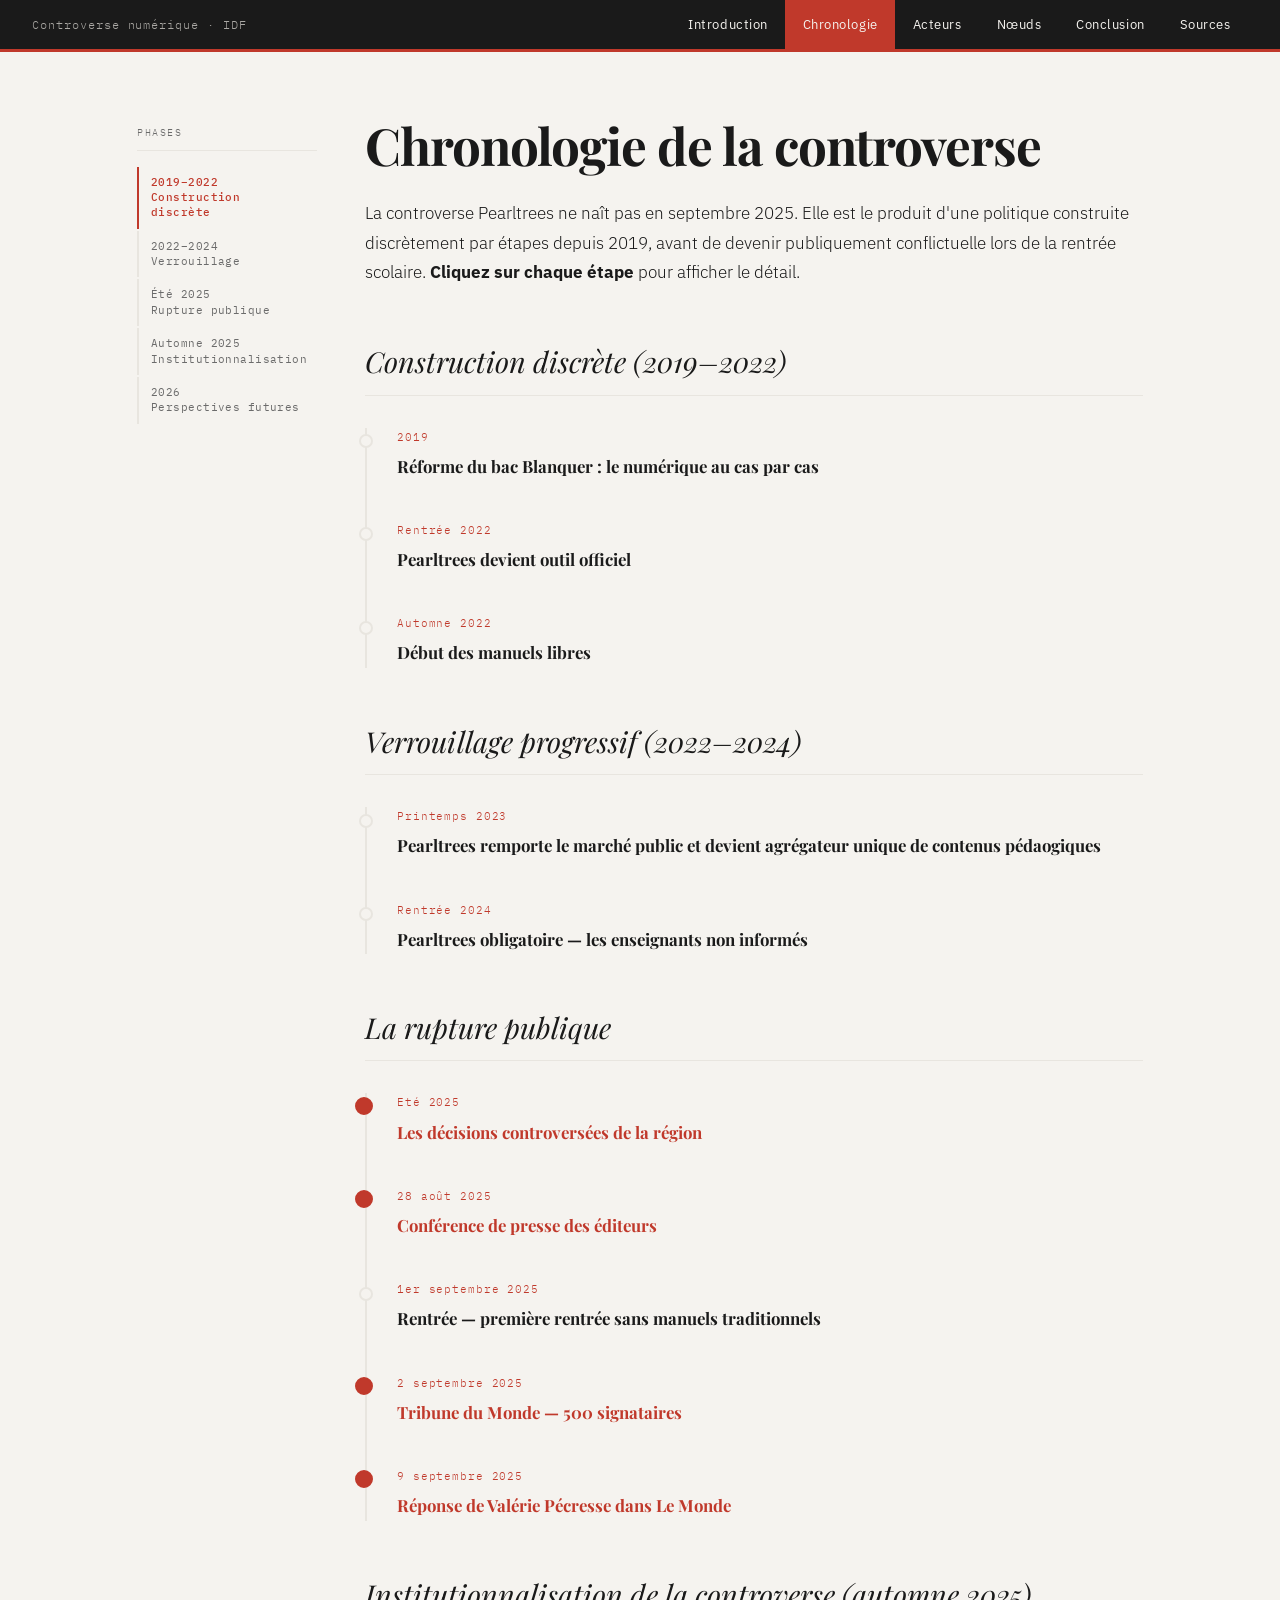
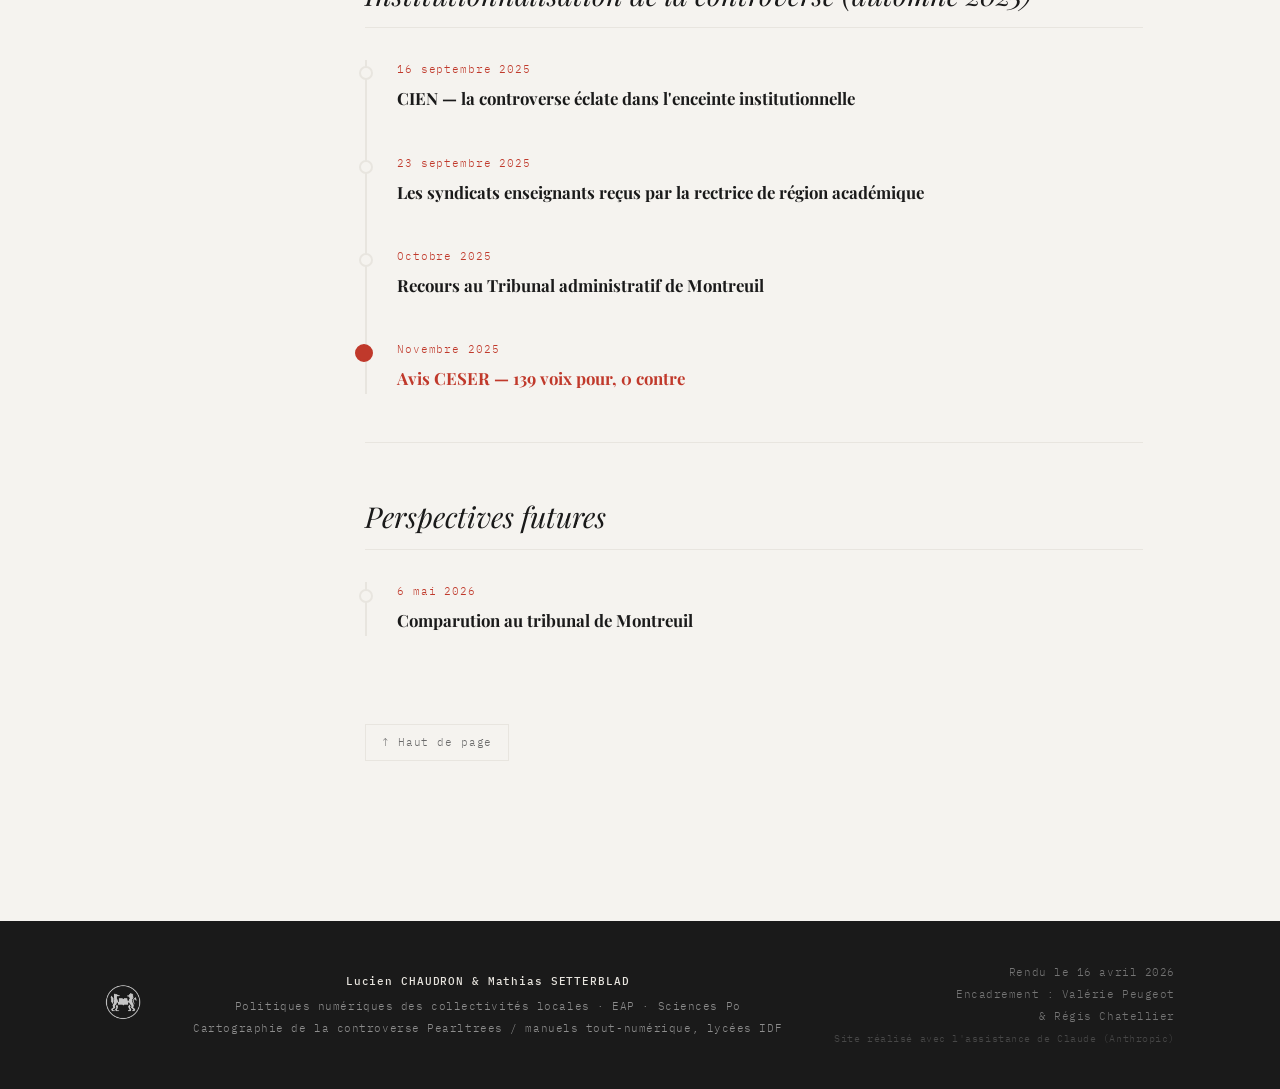
<file: chronologie.html>
<!DOCTYPE html>
<html lang="fr">

<head>
  <meta charset="UTF-8">
  <meta name="viewport" content="width=device-width, initial-scale=1.0">
  <title>Chronologie — Pearltrees IDF</title>
  <link rel="stylesheet" href="style.css">
</head>

<body>

  <nav>
    <a class="nav-logo" href="index.html">Controverse numérique · IDF</a>
    <ul class="nav-links">
      <li><a href="index.html">Introduction</a></li>
      <li><a href="chronologie.html">Chronologie</a></li>
      <li><a href="acteurs.html">Acteurs</a></li>
      <li><a href="noeuds.html">Nœuds</a></li>
      <li><a href="conclusion.html">Conclusion</a></li>
      <li><a href="bibliographie.html">Sources</a></li>
    </ul>
  </nav>

  <div class="page-layout">

    <aside class="sidebar">
      <div class="sidebar-label">Phases</div>
      <ul class="sidebar-nav">
        <li><button data-section="phase1" class="active">2019–2022<br>Construction discrète</button></li>
        <li><button data-section="phase2">2022–2024<br>Verrouillage</button></li>
        <li><button data-section="phase3">Été 2025<br>Rupture publique</button></li>
        <li><button data-section="phase4">Automne 2025<br>Institutionnalisation</button></li>
        <li><button data-section="phase5">2026<br>Perspectives futures</button></li>

      </ul>
    </aside>

    <main>

      <h1>Chronologie de la controverse</h1>

      <p>
        La controverse Pearltrees ne naît pas en septembre 2025. Elle est le produit d'une politique construite
        discrètement par étapes depuis 2019, avant de devenir publiquement
        conflictuelle lors de la rentrée scolaire. <strong>Cliquez sur chaque étape</strong> pour afficher le détail.
      </p>

      <section id="phase1">
        <h2>Construction discrète (2019–2022)</h2>
        <div class="timeline">

          <div class="timeline-item">
            <div class="timeline-date">2019</div>
            <div class="timeline-titre">Réforme du bac Blanquer : le numérique au cas par cas</div>
            <div class="timeline-texte">La réforme du baccalauréat impose l'achat de nouveaux manuels. Chaque conseil
              d'administration de lycée choisit librement entre manuels papier et manuels numériques. Les lycées faisant
              le choix du manuel numérique reçoivent des dons de matériel informatique. Pearltrees est présent à titre
              expérimental dans quelques établissements pionniers (dont le lycée Louis-Bascan de Rambouillet) mais sans
              caractère obligatoire.</div>
            <div class="timeline-source">Source : lycée Louis-Bascan, historique interne ; Région IDF, FAQ officielle
            </div>
          </div>

          <div class="timeline-item">
            <div class="timeline-date">Rentrée 2022</div>
            <div class="timeline-titre">Pearltrees devient outil officiel</div>
            <div class="timeline-texte">Pearltrees est mis à disposition de tous les enseignants comme outil
              d'agrégation, sans obligation. Les enseignants ont une plateforme numérique pour chaque éditeur de
              manuels. La Région subventionne toujours à 100 % les licences éditeurs.</div>
            <div class="timeline-source">Source : Académie de Paris ; Change.org/lycée Louis-Bascan
            </div>
          </div>

          <div class="timeline-item">
            <div class="timeline-date">Automne 2022</div>
            <div class="timeline-titre">Début des manuels libres</div>
            <div class="timeline-texte">Un travail collaboratif entre la Région, les académies franciliennes et des
              inspecteurs pilotes est lancé pour
              produire des manuels "libres", destinés à se positionner comme alternative aux manuels propriétaires
              des éditeurs traditionnels.</div>
            <div class="timeline-source">Source : DRANE Versailles
            </div>
          </div>

        </div>

        <!--
        <div class="encadre">
          <div class="encadre-titre">A retenir pour cette section</div>
          <p>1. Le passage aux manuels numériques, ainsi que le choix de la plateforme, restent au loisir des
            professeurs et des lycées. <br>
            2. Pearltrees devient un outil légitime, mais non unique dans l'accès aux contenus.<br>
            3. La région commence à soutenir la création des manuels libres à titre expérimental.</p>
        </div>
        -->

      </section>

      <section id="phase2">
        <h2>Verrouillage progressif (2022–2024)</h2>
        <div class="timeline">

          <div class="timeline-item">
            <div class="timeline-date">Printemps 2023</div>
            <div class="timeline-titre">Pearltrees remporte le marché public et devient agrégateur unique de contenus
              pédaogiques</div>
            <div class="timeline-texte">La Région passe un marché public remporté par Pearltrees pour 2023–2027, d'un
              montant de 18 millions d'euros. Pearltrees devient agrégateur unique pour les filières générales et
              technologiques. Ce marché est conclu sans information préalable des élus régionaux d'opposition ni de la
              communauté éducative. Les éditeurs sont contraints de s'adapter au format Pearltrees.</div>
            <div class="timeline-source">Source : Malaisé, tribune, Café pédagogique, 4 sept. 2025 ; CCFI, jan. 2026
            </div>
          </div>

          <div class="timeline-item">
            <div class="timeline-date">Rentrée 2024</div>
            <div class="timeline-titre">Pearltrees obligatoire — les enseignants non informés</div>
            <div class="timeline-texte">Les enseignants n'avaient pas été informés en amont de l'obligation à recourir à
              la plateforme. Une enquête réalisée en 2024 révèle les tensions : 4 sur 10 non accompagnés dans la prise
              en main, format granulaire rejeté par 2 sur 3 à mi-année. La région prend en charge le coût de la
              plateforme.</div>
            <div class="timeline-source">Source : Café pédagogique, 4 sept. 2025 ; Région IDF, communiqué rentrée 2024
            </div>
          </div>

        </div>

        <!--
        <div class="encadre">
          <div class="encadre-titre">A retenir pour cette section</div>
          <p>1. Pearltrees s'impose progressivement comme plateforme et format unique d'accès aux contenus pédagogiques.
            <br>
            2. Cette montée en puissance n'est pas toujours bien reçue : les éditeurs déplorent une difficile migration,
            les enseignants
            expriment des difficultés dans la prise en main de l'outil.<br>
          </p>
        </div>
        -->

      </section>

      <section id="phase3">
        <h2>La rupture publique</h2>

        <div class="timeline">

          <div class="timeline-item rupture">
            <div class="timeline-date">Eté 2025</div>
            <div class="timeline-titre">Les décisions controversées de la région</div>
            <div class="timeline-texte">La région Île-de-France prend trois décisions simultanées qui suscitent de vives
              réactions : <br>
              1. Fin du financement des manuels papier<br>
              2. La région décide de baisser de 75% le budget alloué aux licences des manuels numériques.<br>
              3. Annonce de la production de 50 manuels libres par la Région, en partenariat avec l'Éducation nationale.
            </div>
            <div class="timeline-source">Café pédagogique, 4 sept. 2025 ; entretien ; MonLycée.net</div>
          </div>

          <div class="timeline-item rupture">
            <div class="timeline-date">28 août 2025</div>
            <div class="timeline-titre">Conférence de presse des éditeurs</div>
            <div class="timeline-texte">Les éditeurs scolaires (Albin Michel/Belin, Hachette, Nathan, Magnard)
              organisent une conférence de presse pour dénoncer une atteinte à la liberté pédagogique. Valentin Bouvet
              signale publiquement qu'un manuel d'histoire libre illustrait le nazisme par une photo d'Elon Musk.
              L'expression "tiktokisation de l'enseignement" (Montégudet) fait son apparition dans la presse.</div>
            <div class="timeline-source">Source : La Gazette des communes, 3 sept. 2025 ; Le Parisien, 28 août 2025.
            </div>
          </div>

          <div class="timeline-item">
            <div class="timeline-date">1er septembre 2025</div>
            <div class="timeline-titre">Rentrée — première rentrée sans manuels traditionnels</div>
            <div class="timeline-texte">Pour la première fois en France, des dizaines de milliers de lycéens font leur
              rentrée sans manuel scolaire au format traditionnel. La plateforme Pearltrees est étendue aux lycées
              professionnels.</div>
            <div class="timeline-source">Source : AFP, France 24, 2–3 sept. 2025</div>
          </div>

          <div class="timeline-item rupture">
            <div class="timeline-date">2 septembre 2025</div>
            <div class="timeline-titre">Tribune du Monde — 500 signataires</div>
            <div class="timeline-texte">Plus de 500 professeurs, écrivains et éditeurs publient une tribune dénonçant
              "une école sans boussole, réduite à du scroll". Parmi les signataires : Sorj Chalandon, Stéphane Bern,
              Aurélie Filipetti. La tribune demande un moratoire et une évaluation indépendante.</div>
            <div class="timeline-source">Source : Le Monde, 2 sept. 2025</div>
          </div>

          <div class="timeline-item rupture">
            <div class="timeline-date">9 septembre 2025</div>
            <div class="timeline-titre">Réponse de Valérie Pécresse dans Le Monde</div>
            <div class="timeline-texte">La présidente de la région Île-de-France répond aux critiques, et affirme
              que la politique éducative de la région "embrasse tous les supports d'apprentissage", et que les manuels
              libres sont "entièrement collaboratifs".
            </div>
            <div class="timeline-source">Source : Le Monde, 9 sept. 2025</div>
          </div>

        </div>

        <!--
        <div class="encadre">
          <div class="encadre-titre">A retenir pour cette section</div>
          <p>1. La rentrée 2025 marque le début de la controverse publique, mise en scène dans la presse. <br>
            2. Les éditeurs reprochent à la région Île-de-France la confiscation du marché des manuels scolaires. <br>
            3. Les syndicats étudiants déplorent le fait que, si la région n'oblige pas le recours aux manuels libres,
            la fin
            du financement des manuels papier et la baisse du budget numérique rendent leur recours quasi obligatoire
            pour les enseignants.
          </p>
        </div>
        -->

      </section>

      <section id="phase4">
        <h2>Institutionnalisation de la controverse (automne 2025)</h2>
        <div class="timeline">

          <div class="timeline-item">
            <div class="timeline-date">16 septembre 2025</div>
            <div class="timeline-titre">CIEN — la controverse éclate dans l'enceinte institutionnelle</div>
            <div class="timeline-texte">Le Conseil interacadémique d'Île-de-France se réunit. La controverse des manuels
              fait l'objet de plusieurs interventions. James Chéron préside et minimise les critiques, affirmant que "la
              région est tombée des nues" quand le sujet a surgi dans l'actualité.</div>
            <div class="timeline-source">Source : FSU IDF, idf.fsu.fr, 23 sept. 2025</div>
          </div>

          <div class="timeline-item">
            <div class="timeline-date">23 septembre 2025</div>
            <div class="timeline-titre">Les syndicats enseignants reçus par la rectrice de région académique</div>
            <div class="timeline-texte">L'objet de cette rencontre porte exclusivement sur la question des manuels
              scolaires,
              avec plusieurs réclamations, dont le retour du financement des manuels papier et l'enlèvement du logo de
              la région
              Ile-de-France sur les manuels libres.
            </div>
            <div class="timeline-source">Source : FSU IDF, idf.fsu.fr, 23 sept. 2025</div>
          </div>

          <div class="timeline-item">
            <div class="timeline-date">Octobre 2025</div>
            <div class="timeline-titre">Recours au Tribunal administratif de Montreuil</div>
            <div class="timeline-texte">Les Éditeurs d'Éducation déposent un recours contre les manuels libres produits
              par la Région, qu'ils qualifient de "distorsion de marché". La FCPE 78 lance un recensement départemental
              des difficultés concrètes.</div>
            <div class="timeline-source">Source : Livres Hebdo, 9 sept. 2025 ; FCPE 78, oct. 2025</div>
          </div>

          <div class="timeline-item rupture">
            <div class="timeline-date">Novembre 2025</div>
            <div class="timeline-titre">Avis CESER — 139 voix pour, 0 contre</div>
            <div class="timeline-texte">Le CESER IDF adopte à l'unanimité absolue un avis critique contre la politique
              du tout-numérique. Signal institutionnel majeur : une instance interne à la gouvernance régionale se
              retourne contre l'exécutif. Le CESER alerte sur la santé mentale, les inégalités numériques, et la
              maintenance informatique insuffisante.</div>
            <div class="timeline-source">Source : CESER IDF, avis n°2025-09 ; Actualitté, 8 déc. 2025</div>
          </div>

        </div>
      </section>

      <hr class="separateur">

      <!--
      <div class="encadre">
        <div class="encadre-titre">A retenir pour cette section</div>
        <p>1. La controverse, quoique toujours présente dans les médias, se répend au sein des institutions régionales
          <br>
          2. La justice est saisie par les éditeurs, qui estiment que la région n'a pas les compétences légales et
          pédagogiques pour l'édition de manuels scolaires.

        </p>
      </div>
      -->

      <section id="phase5">
        <h2>Perspectives futures</h2>
        <div class="timeline">

          <div class="timeline-item">
            <div class="timeline-date">6 mai 2026</div>
            <div class="timeline-titre">Comparution au tribunal de Montreuil</div>
            <div class="timeline-texte">La Région va comparaître le 6 mai 2026 devant le tribunal administratif de
              Montreuil, pour statuer sur
              son habilité à éditer des manuels libres.
            </div>
            <div class="timeline-source">Source : entretien pôle transformation numérique de la Région, 10 avr. 2026
            </div>
          </div>

        </div>
      </section>

      <a href="#" class="back-top">↑ Haut de page</a>

    </main>
  </div>

  <footer>
    <div class="footer-inner">
      <div class="footer-logo">
        <!-- Remplace ce placeholder par : <img src="logo-sciencespo.png" alt="Sciences Po"> -->
        <img src="logo-spo.png" alt="Sciences Po">
        <!-- <div class="footer-logo-placeholder">LOGO<br>SciencesPo</div> -->
      </div>
      <div class="footer-info">
        <strong>Lucien CHAUDRON &amp; Mathias SETTERBLAD</strong>
        Politiques numériques des collectivités locales · <!--École d&#39;Affaires Publiques-->EAP · Sciences Po<br>
        Cartographie de la controverse Pearltrees / manuels tout-numérique, lycées IDF
      </div>
      <div class="footer-meta">
        Rendu le 16 avril 2026<br>
        Encadrement : Valérie Peugeot<br>
        &amp; Régis Chatellier<br>
        <span style="opacity:0.5;font-size:10px;">Site réalisé avec l&#39;assistance de Claude (Anthropic)</span>
      </div>
    </div>
  </footer>

  <script src="script.js"></script>
  <script>
    (function () {
      var btns = document.querySelectorAll('.sidebar-nav button[data-section]');
      var sections = Array.from(btns).map(function (b) { return document.getElementById(b.dataset.section); });

      btns.forEach(function (btn) {
        btn.addEventListener('click', function () {
          var target = document.getElementById(btn.dataset.section);
          if (target) {
            var top = target.getBoundingClientRect().top + window.scrollY - 80;
            window.scrollTo({ top: top, behavior: 'smooth' });
          }
        });
      });

      var observer = new IntersectionObserver(function (entries) {
        entries.forEach(function (entry) {
          if (entry.isIntersecting) {
            var id = entry.target.id;
            btns.forEach(function (b) { b.classList.toggle('active', b.dataset.section === id); });
          }
        });
      }, { rootMargin: '-20% 0px -60% 0px' });

      sections.forEach(function (s) { if (s) observer.observe(s); });
    })();
  </script>
</body>

</html>
</file>
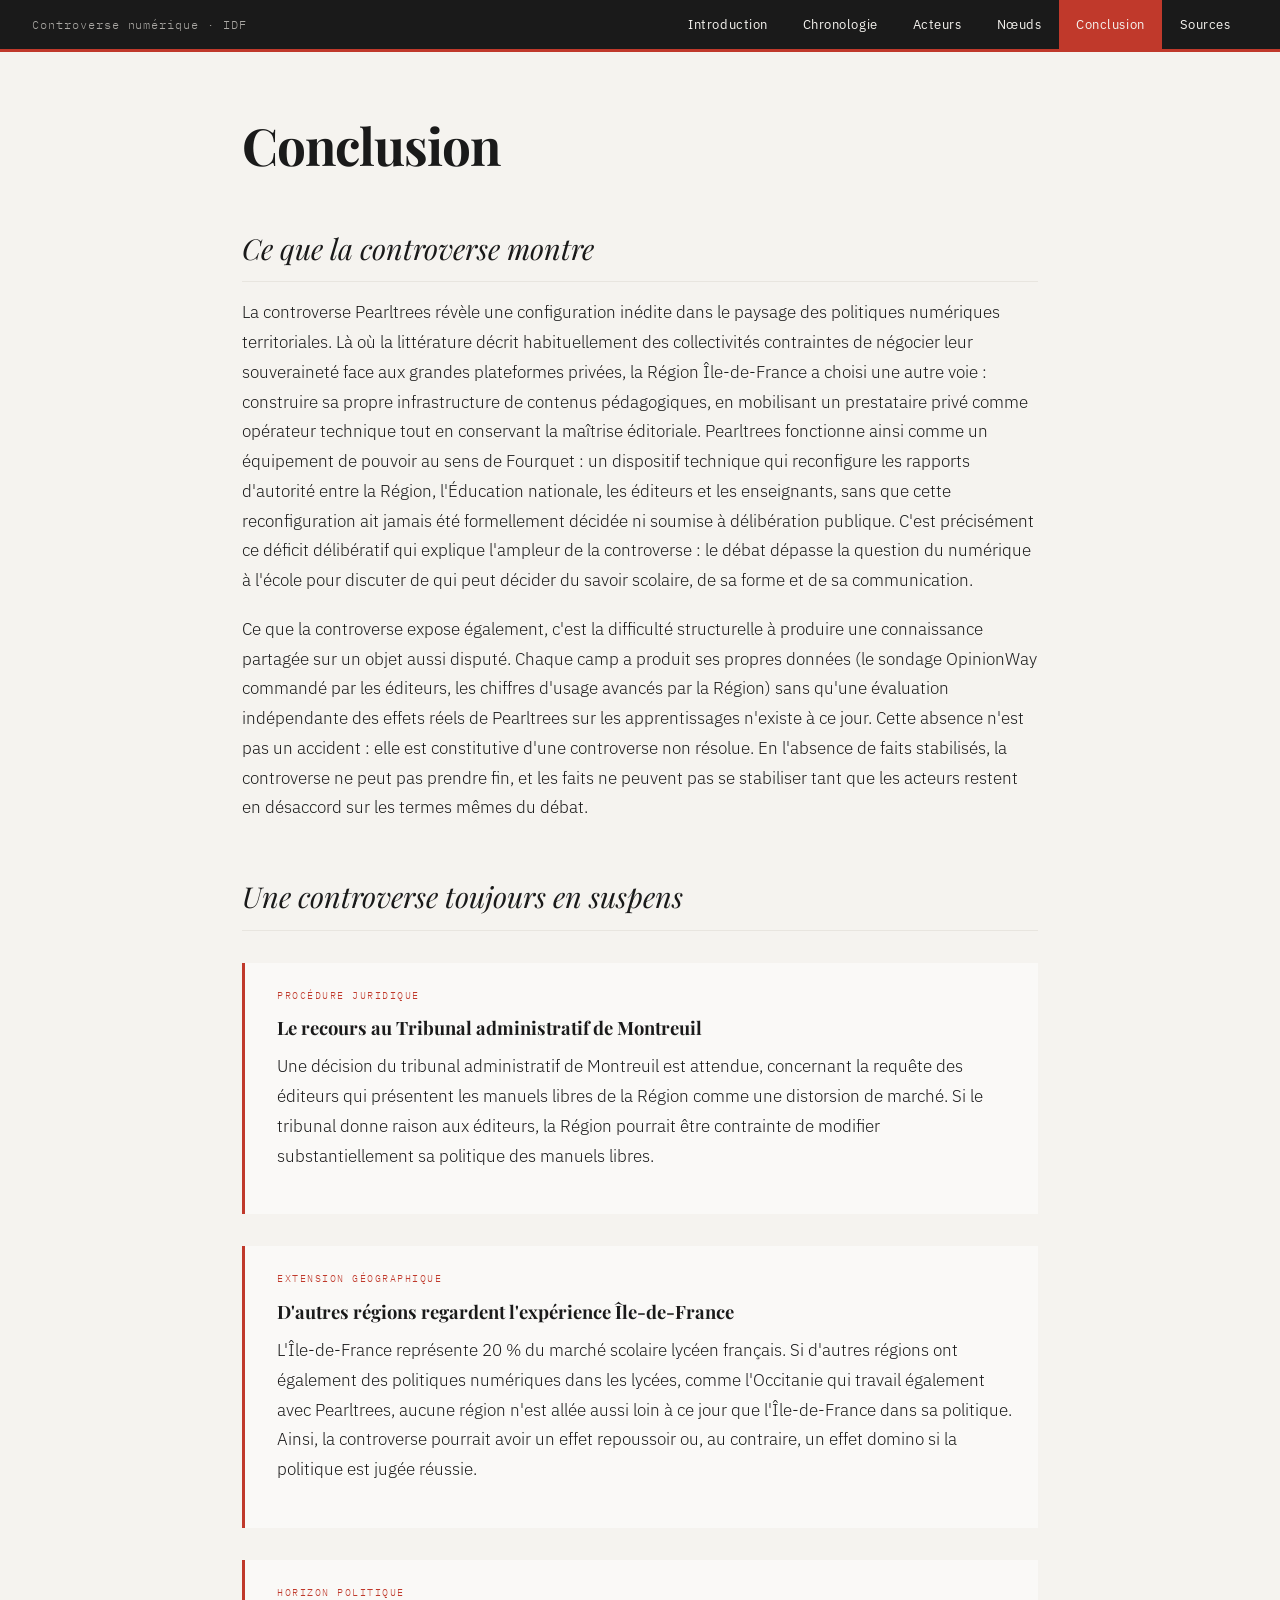
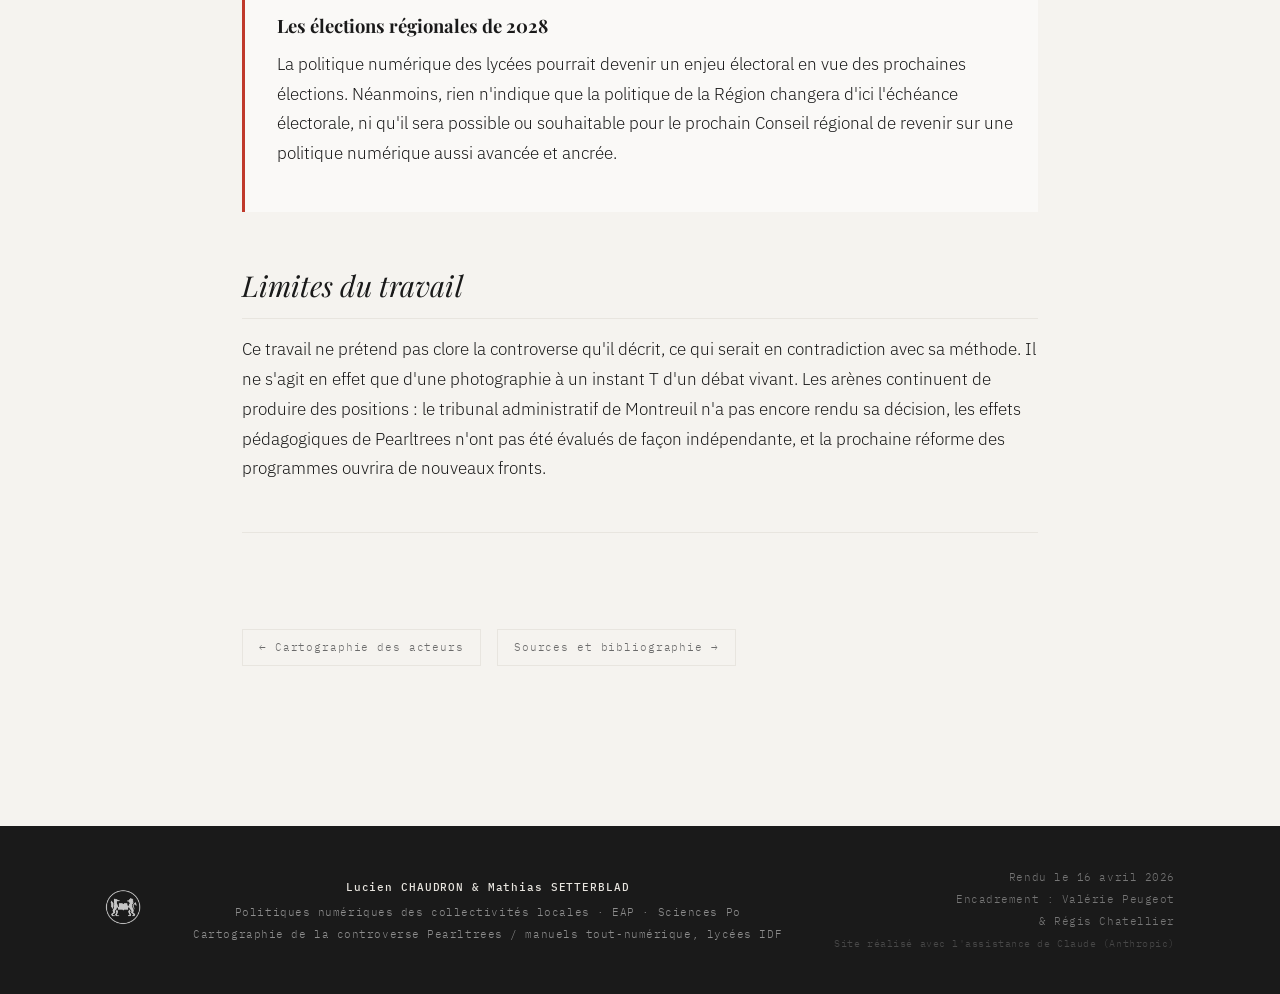
<file: conclusion.html>
<!DOCTYPE html>
<html lang="fr">

<head>
  <meta charset="UTF-8">
  <meta name="viewport" content="width=device-width, initial-scale=1.0">
  <title>Conclusion — Pearltrees IDF</title>
  <link rel="stylesheet" href="style.css">
</head>

<body>

  <nav>
    <a class="nav-logo" href="index.html">Controverse numérique · IDF</a>
    <ul class="nav-links">
      <li><a href="index.html">Introduction</a></li>
      <li><a href="chronologie.html">Chronologie</a></li>
      <li><a href="acteurs.html">Acteurs</a></li>
      <li><a href="noeuds.html">Nœuds</a></li>
      <li><a href="conclusion.html">Conclusion</a></li>
      <li><a href="bibliographie.html">Sources</a></li>
    </ul>
  </nav>

  <main>

    <h1>Conclusion</h1>

    <h2>Ce que la controverse montre</h2>

    <p>
      La controverse Pearltrees révèle une configuration inédite dans le paysage
      des politiques numériques territoriales. Là où la littérature décrit
      habituellement des collectivités contraintes de négocier leur souveraineté
      face aux grandes plateformes privées, la Région Île-de-France a choisi une
      autre voie : construire sa propre infrastructure de contenus pédagogiques,
      en mobilisant un prestataire privé comme opérateur technique tout en
      conservant la maîtrise éditoriale.
      Pearltrees fonctionne ainsi comme un équipement de pouvoir au sens de
      Fourquet : un dispositif technique qui reconfigure les rapports d'autorité
      entre la Région, l'Éducation nationale, les éditeurs et les enseignants,
      sans que cette reconfiguration ait jamais été formellement décidée ni
      soumise à délibération publique. C'est précisément ce déficit délibératif
      qui explique l'ampleur de la controverse : le débat dépasse la question du numérique à l'école pour discuter de
      qui peut décider du savoir scolaire, de sa forme et de sa communication.
    </p>

    <p>
      Ce que la controverse expose également, c'est la difficulté structurelle à
      produire une connaissance partagée sur un objet aussi disputé. Chaque camp
      a produit ses propres données (le sondage OpinionWay commandé par les
      éditeurs, les chiffres d'usage avancés par la Région) sans qu'une
      évaluation indépendante des effets réels de Pearltrees sur les apprentissages
      n'existe à ce jour. Cette absence n'est pas un accident : elle est
      constitutive d'une controverse non résolue. En l'absence de faits stabilisés, la controverse ne peut pas prendre
      fin, et les
      faits ne peuvent pas se stabiliser tant que les acteurs restent en désaccord sur
      les termes mêmes du débat.
    </p>

    <h2>Une controverse toujours en suspens</h2>

    <div class="noeud">
      <div class="noeud-label">Procédure juridique</div>
      <h4>Le recours au Tribunal administratif de Montreuil</h4>
      <p style="font-weight:300;margin-top:0.5rem;">Une décision du tribunal administratif de Montreuil est attendue,
        concernant la requête des éditeurs qui présentent les manuels libres de la Région comme une distorsion de
        marché. Si
        le tribunal donne raison aux éditeurs,
        la Région pourrait être contrainte de modifier substantiellement sa politique des manuels libres.</p>
    </div>

    <div class="noeud">
      <div class="noeud-label">Extension géographique</div>
      <h4>D'autres régions regardent l'expérience Île-de-France</h4>
      <p style="font-weight:300;margin-top:0.5rem;">L'Île-de-France représente 20 % du marché scolaire lycéen français.
        Si d'autres régions ont également des politiques numériques dans les lycées, comme l'Occitanie qui travail
        également avec Pearltrees, aucune région n'est allée aussi loin à ce jour que l'Île-de-France dans sa politique.
        Ainsi, la
        controverse pourrait avoir un effet repoussoir ou, au contraire, un effet domino si la politique est jugée
        réussie.</p>
    </div>

    <div class="noeud">
      <div class="noeud-label">Horizon politique</div>
      <h4>Les élections régionales de 2028</h4>
      <p style="font-weight:300;margin-top:0.5rem;">La politique numérique des lycées pourrait devenir un enjeu
        électoral en vue des prochaines élections. Néanmoins, rien n'indique que la politique de la Région changera
        d'ici l'échéance électorale, ni qu'il sera possible ou souhaitable pour le prochain Conseil régional de revenir
        sur une politique numérique aussi avancée et ancrée.</p>
    </div>

    <h2>Limites du travail</h2>

    <p>
      Ce travail ne prétend pas clore la controverse qu'il décrit, ce qui
      serait en contradiction avec sa méthode. Il ne s'agit en effet que d'une
      photographie à un instant T d'un débat vivant. Les arènes
      continuent de produire des positions : le tribunal administratif
      de Montreuil n'a pas encore rendu sa décision, les effets
      pédagogiques de Pearltrees n'ont pas été évalués de façon
      indépendante, et la prochaine réforme des programmes ouvrira
      de nouveaux fronts.
    </p>

    <hr class="separateur">

    <div style="display:flex;gap:1rem;flex-wrap:wrap;margin-top:2rem;">
      <a href="acteurs.html" class="back-top">← Cartographie des acteurs</a>
      <a href="bibliographie.html" class="back-top">Sources et bibliographie →</a>
    </div>

  </main>

  <footer>
    <div class="footer-inner">
      <div class="footer-logo">
        <!-- Remplace ce placeholder par : <img src="logo-sciencespo.png" alt="Sciences Po"> -->
        <img src="logo-spo.png" alt="Sciences Po">
        <!-- <div class="footer-logo-placeholder">LOGO<br>SciencesPo</div> -->
      </div>
      <div class="footer-info">
        <strong>Lucien CHAUDRON &amp; Mathias SETTERBLAD</strong>
        Politiques numériques des collectivités locales · <!--École d&#39;Affaires Publiques-->EAP · Sciences Po<br>
        Cartographie de la controverse Pearltrees / manuels tout-numérique, lycées IDF
      </div>
      <div class="footer-meta">
        Rendu le 16 avril 2026<br>
        Encadrement : Valérie Peugeot<br>
        &amp; Régis Chatellier<br>
        <span style="opacity:0.5;font-size:10px;">Site réalisé avec l&#39;assistance de Claude (Anthropic)</span>
      </div>
    </div>
  </footer>

  <script src="script.js"></script>
</body>

</html>
</file>
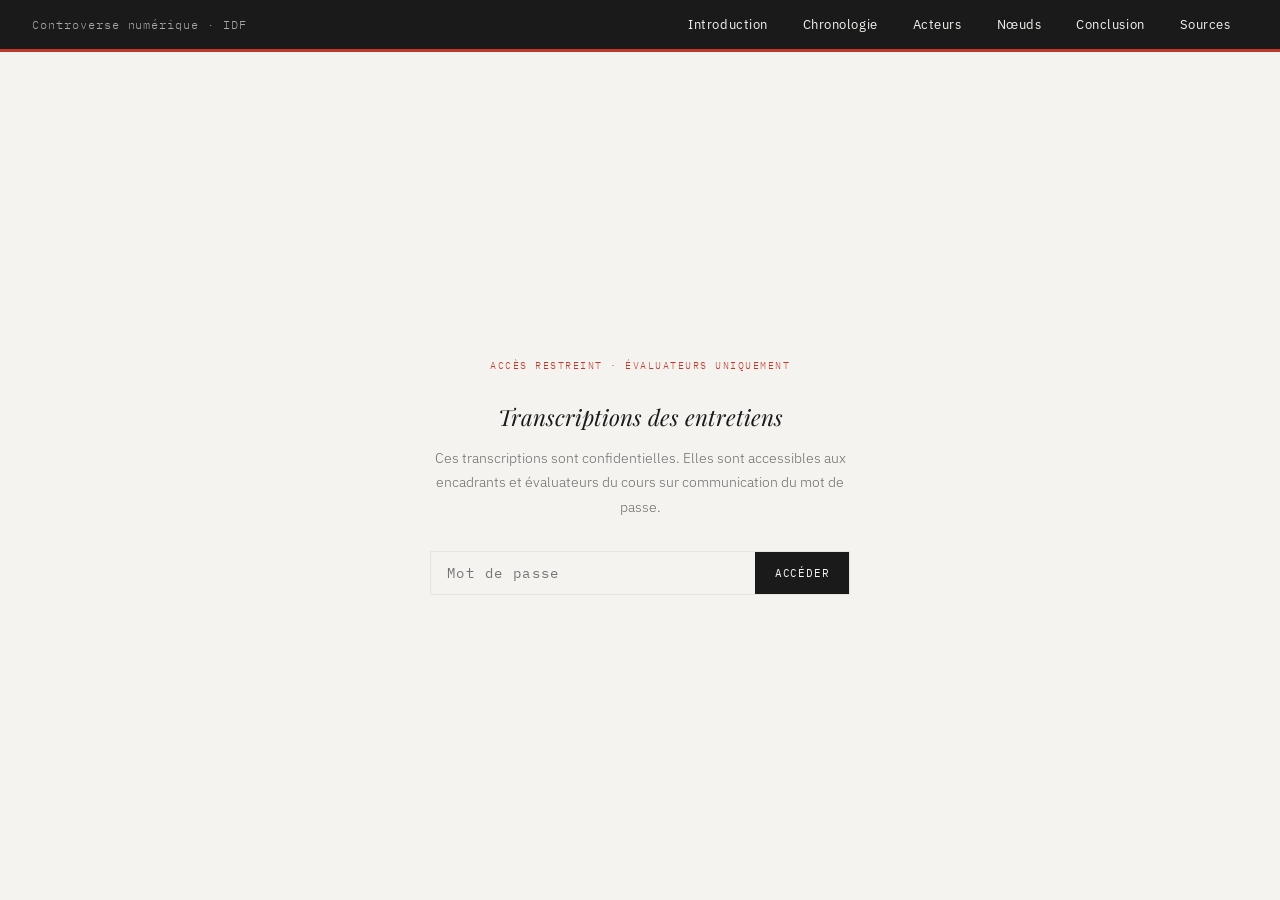
<file: entretiens.html>
<!DOCTYPE html>
<html lang="fr">

<head>
  <meta charset="UTF-8">
  <meta name="viewport" content="width=device-width, initial-scale=1.0">
  <title>Entretiens — Pearltrees IDF</title>
  <link rel="stylesheet" href="style.css">
  <style>
    /* ===== ÉCRAN MOT DE PASSE ===== */
    #pw-screen {
      min-height: calc(100vh - 52px);
      display: flex;
      align-items: center;
      justify-content: center;
      padding: 2rem;
    }

    .pw-box {
      max-width: 420px;
      width: 100%;
      text-align: center;
    }

    .pw-label {
      font-family: var(--font-mono);
      font-size: 10px;
      letter-spacing: 0.15em;
      text-transform: uppercase;
      color: var(--accent);
      margin-bottom: 1.5rem;
      display: block;
    }

    .pw-box h2 {
      font-family: var(--font-titre);
      font-size: 1.4rem;
      font-weight: 400;
      font-style: italic;
      border: none;
      margin: 0 0 0.5rem;
      padding: 0;
    }

    .pw-box p {
      font-size: 14px;
      color: var(--gris);
      margin-bottom: 2rem;
    }

    .pw-form {
      display: flex;
      gap: 0;
      border: 1px solid var(--gris-clair);
    }

    .pw-form input {
      flex: 1;
      font-family: var(--font-mono);
      font-size: 14px;
      padding: 0.75rem 1rem;
      border: none;
      background: var(--blanc);
      color: var(--noir);
      outline: none;
      letter-spacing: 0.1em;
    }

    .pw-form button {
      font-family: var(--font-mono);
      font-size: 11px;
      letter-spacing: 0.08em;
      text-transform: uppercase;
      background: var(--noir);
      color: var(--blanc);
      border: none;
      padding: 0.75rem 1.2rem;
      cursor: pointer;
      transition: background var(--transition);
    }

    .pw-form button:hover {
      background: var(--accent);
    }

    .pw-error {
      font-family: var(--font-mono);
      font-size: 11px;
      color: var(--accent);
      margin-top: 0.75rem;
      display: none;
      letter-spacing: 0.05em;
    }

    /* ===== CONTENU PROTÉGÉ ===== */
    #protected-content {
      display: none;
    }

    /* ===== TRANSCRIPTION ===== */
    .entretien-meta {
      background: var(--gris-clair);
      padding: 1.2rem 1.5rem;
      margin-bottom: 2rem;
      display: grid;
      grid-template-columns: 1fr 1fr;
      gap: 0.5rem 2rem;
      font-size: 13px;
    }

    @media (max-width: 580px) {
      .entretien-meta {
        grid-template-columns: 1fr;
      }
    }

    .entretien-meta-item {
      display: flex;
      flex-direction: column;
      gap: 2px;
    }

    .entretien-meta-label {
      font-family: var(--font-mono);
      font-size: 10px;
      letter-spacing: 0.1em;
      text-transform: uppercase;
      color: var(--gris);
    }

    .entretien-meta-val {
      color: var(--noir);
      font-weight: 400;
    }

    /* Tour de parole */
    .transcript {
      margin-top: 1.5rem;
    }

    .tour {
      margin-bottom: 1.8rem;
      display: grid;
      grid-template-columns: 80px 1fr;
      gap: 0 1.5rem;
    }

    .tour-locuteur {
      font-family: var(--font-mono);
      font-size: 10px;
      letter-spacing: 0.08em;
      text-transform: uppercase;
      padding-top: 0.2rem;
      text-align: right;
      line-height: 1.75;
    }

    .tour-locuteur.interviewer {
      color: var(--accent);
    }

    .tour-locuteur.interviewe {
      color: var(--neutre);
    }

    .tour-texte {
      font-size: 15px;
      line-height: 1.75;
      border-left: 2px solid var(--gris-clair);
      padding-left: 1.2rem;
    }

    .tour.interviewer .tour-texte {
      border-left-color: var(--accent-doux);
    }

    .tour.interviewe .tour-texte {
      border-left-color: var(--neutre-doux);
    }

    /* Avertissement confidentialité */
    .confidentiel-banner {
      background: var(--noir);
      color: var(--gris-clair);
      font-family: var(--font-mono);
      font-size: 11px;
      letter-spacing: 0.06em;
      padding: 0.6rem 1rem;
      text-align: center;
      margin-bottom: 2rem;
    }

    /* Onglets entretiens dans sidebar */
    .sidebar-nav button.entretien-btn {
      font-size: 10.5px;
      line-height: 1.5;
    }
  </style>
</head>

<body>

  <nav>
    <a class="nav-logo" href="index.html">Controverse numérique · IDF</a>
    <ul class="nav-links">
      <li><a href="index.html">Introduction</a></li>
      <li><a href="chronologie.html">Chronologie</a></li>
      <li><a href="acteurs.html">Acteurs</a></li>
      <li><a href="noeuds.html">Nœuds</a></li>
      <li><a href="conclusion.html">Conclusion</a></li>
      <li><a href="bibliographie.html">Sources</a></li>
    </ul>
  </nav>

  <!-- ===== ÉCRAN MOT DE PASSE ===== -->
  <div id="pw-screen">
    <div class="pw-box">
      <span class="pw-label">Accès restreint · Évaluateurs uniquement</span>
      <h2>Transcriptions des entretiens</h2>
      <p>Ces transcriptions sont confidentielles. Elles sont accessibles aux encadrants et évaluateurs du cours sur
        communication du mot de passe.</p>
      <div class="pw-form">
        <input type="password" id="pw-input" placeholder="Mot de passe" autocomplete="off">
        <button onclick="checkPassword()">Accéder</button>
      </div>
      <p class="pw-error" id="pw-error">Mot de passe incorrect.</p>
    </div>
  </div>

  <!-- ===== CONTENU PROTÉGÉ ===== -->
  <div id="protected-content">

    <div class="confidentiel-banner">
      ⚠ Document confidentiel · Usage évaluatif uniquement · Ne pas diffuser
    </div>

    <div class="page-layout">

      <aside class="sidebar">
        <div class="sidebar-label">Entretiens</div>
        <ul class="sidebar-nav">
          <li><button class="entretien-btn active" data-tab="ent1">ENT-01<br>Région IDF</button></li>
          <li><button class="entretien-btn" data-tab="ent2">ENT-02<br>Ancien éditeur scolaire</button></li>
          <li><button class="entretien-btn" data-tab="ent3">ENT-03<br>Professeure de SVT</button></li>
          <li><button class="entretien-btn" data-tab="ent4">ENT-04<br>Proviseur de lycée</button></li>
          <li><button class="entretien-btn" data-tab="ent5">ENT-05<br>Opposante GaucheCom</button></li>
        </ul>
      </aside>

      <main>

        <h1>Transcriptions des entretiens</h1>
        <p>Cinq entretiens ont été conduits en avril 2026 avec des acteurs représentatifs des
          différents camps de la controverse. Les transcriptions sont aussi proche que possible des échanges, mais ont
          été expurgées des hésitations, reformulations ou passages non pertinents.</p>

        <!-- ===== ENTRETIEN 1 ===== -->
        <div class="tab-panel active" id="tab-ent1">

          <div class="entretien-meta">
  <div class="entretien-meta-item">
    <span class="entretien-meta-label">Interviewés</span>
    <span class="entretien-meta-val">Bernard Giry (DGA Transformation Numérique), Alexandra Musnier (Dir. de projet), Pascal Coroller (Dir. adjoint DSI)</span>
  </div>
  <div class="entretien-meta-item">
    <span class="entretien-meta-label">Date</span>
    <span class="entretien-meta-val">10 avril 2026</span>
  </div>
  <div class="entretien-meta-item">
    <span class="entretien-meta-label">Format</span>
    <span class="entretien-meta-val">Visioconférence, ~35 min</span>
  </div>
  <div class="entretien-meta-item">
    <span class="entretien-meta-label">Camp</span>
    <span class="entretien-meta-val">Région IDF : porteurs de la politique publique</span>
  </div>
</div>

          <div class="transcript">

            <div class="tour interviewer">
              <div class="tour-locuteur interviewer">Enquêteurs</div>
              <div class="tour-texte">Bonjour à tous, merci beaucoup de nous recevoir donc peut-être pour situer très
                brièvement le sujet qui nous occupe. Donc Lucien et moi on est deux étudiants de Sciences Po en Master en
                affaires publiques et affaires européennes et on a un cours sur les politiques publiques du numérique
                dans les collectivités territoriales. Et dans ce cadre, on nous demande d'étudier une controverse locale
                sur ces politiques publiques du numérique. Donc nous on a choisi de s'intéresser sur le débat qui
                s'était développé autour de l'introduction donc de ces manuels libres numériques par la région. Avec
                l'idée vraiment de comprendre les différents points de vue des différents acteurs pour restituer le
                débat et comprendre les différentes tensions à l'œuvre. Bien évidemment sans prendre parti, le but c'est
                pas de se dire : nous, on pense que un tel a raison et un tel a tort, c'est vraiment de comprendre
                qu'est-ce qui se passe, pourquoi est-ce que ça fait débat ? Et comment est-ce que tout ça est mené ?
                Donc dans ce cadre-là forcément la région est un acteur un peu important pour notre sujet. Et donc on
                aimerait pendant ces 30 minutes environ pouvoir suivre la grille qu'on vous a envoyé au préalable, il me
                semble. Donc voilà en commençant directement donc c'est un scénario idéal, mais peut-être qu'on va voir
                en fonction aussi de la discussion, mais tout d'abord du coup est-ce que vous pourriez vous présenter
                vous rapidement ainsi que votre rôle dans tout ça et nous expliquer quel est le lien entre la compétence
                lycée dont dispose la région et donc le rôle que la région peut jouer sur les manuels scolaires ?</div>
            </div>

            <div class="tour interviewe">
              <div class="tour-locuteur interviewe">Bernard Giry</div>
              <div class="tour-texte">Alors, je suis directeur général adjoint en charge de transformation numérique à
                la région Île-de-France. Donc ça comprend la DSI, la direction numérique de la data et donc derrière
                puisque la région a la compétence des lycées donc par la loi de 2013, tout ce qui est relatif à
                l'informatique numérique des lycées, on a aussi toute cette compétence donc ça va du réseau jusqu'à un
                certain nombre d'outils qu'on appelle les environnements numériques de travail. Vas-y Alexandra.</div>
            </div>

            <div class="tour interviewe">
              <div class="tour-locuteur interviewe">Alexandra Musnier</div>
              <div class="tour-texte">Alexandra, je suis directrice de projet sur notre partie manuel scolaire et
                ressources au service du numérique éducatif des lycées qui est lui-même dans la direction DSI.</div>
            </div>

            <div class="tour interviewe">
              <div class="tour-locuteur interviewe">Bernard Giry</div>
              <div class="tour-texte">Du coup c'est cette loi de 2013 dont vous parliez qui donne aussi à la région la
                possibilité de se positionner sur les ressources pédagogiques comme les manuels. Alors historiquement,
                c'est les parents qui doivent les acheter au lycée. Donc au collège c'est l'État de les payer, au lycée
                c'est aux parents de le faire donc il y a une vingtaine d'années ou 25 ans, c'était Ségolène Royal qui
                avait initié ça et qui avait dit les régions vont acheter les manuels à la place des parents dans une
                logique de pouvoir d'achat donc c'est des choses qui avaient été mis en place à la région et qui ont été
                poursuivies. Pécresse a été élue en 2015 et donc cette politique d'achat de manuel a été mise en place.
                Ce qui s'est passé, c'est qu'il y a une réforme en 2019 du bac et à cette occasion s'est posée la
                question est-ce qu'il fallait continuer à acheter des manuels papiers ou est-ce qu'on achetait aussi des
                manuels numériques et comment on évoquait cette question-là. Et donc du coup en 2019, il y a une
                nouvelle stratégie qui s'est mise en place qui est à la fois l'acquisition d'un ordinateur portable pour
                l'ensemble des lycéens qui rentrent en seconde et puis le choix de manuel numériques. Donc en gros les
                lycées pouvaient choisir soit de rester au manuel papier, soit de passer au numérique. On va dire qu'il
                y a eu moitié-moitié pour caricaturer à peu près ce niveau-là. Et donc une partie sont restées, une
                partie au numérique et donc à partir de là nous on a commencé à suivre ce qui se passait puisque ça
                coûte relativement cher. Au départ, le prix d'une licence était de six euros par an et par élève.
                Aujourd'hui on a dix euros par an et par élève. Il n'y a pas eu de réforme du bac c'est toujours le même
                contenu et donc vous voyez que l'augmentation est conséquente pour quelque chose qui est similaire.
                Deuxième élément, on a cherché à savoir ce qu'on achetait si c'était bien, si les élèves avaient bien ce
                manuel. Donc en fait dans une logique où nous en face de nous un marché, c'est un libraire donc un
                libraire qui classiquement distribuait du manuel papier, distribue aussi des manuels numériques
                maintenant. Et qui n'était pas forcément dans la capacité, Alexandra reviendra, de nous indiquer si
                vraiment ce qu'on achetait arrivait chez l'élève et deuxièmement si ces outils étaient utilisés donc en
                fait de 2019 à 2025, nous n'avions aucune statistique d'usage d'utilisation d'intensité d'usage de ces
                manuels, puisque les éditeurs refusaient de nous donner ces données pourtant de manuels que nous
                achetions donc ça c'était un premier élément. Deuxième élément beaucoup de réunions avec eux pour la
                capacité à faire évoluer ces manuels. Donc on avait des remontées de terrain de difficultés, etc. Au
                final vous aviez sept plates-formes donc un élève pouvait se retrouver avec sept plates-formes
                différentes en fonction des éditeurs qu'il avait en face. Donc on s'est retrouvé à un moment où on avait
                à la fois sept plates-formes avec un UX design qui était quand même pas très bon sans donnée d'usage et
                une augmentation des coûts de presque 50 %. Et donc on s'est dit on peut pas continuer de cette
                manière-là donc on a demandé aux éditeurs de faire évoluer leur dispositif en disant mais en fait
                rassemblez-vous autour d'une seule plate-forme ce qui va compter c'est le contenu. Si on prend l'exemple
                de Spotify tous les majors s'accordent à être sur le même contenant et donc c'est un peu ce qu'on a
                demandé. Les éditeurs n'ont pas voulu y aller donc on a fait un marché, la société qui a gagné ce marché
                c'est Pearltrees qui était en capacité de faire cette agrégation. Donc on a commencé comme ça c'était en
                2023. Les éditeurs à ce moment-là ont attaqué le marché, ils l'ont perdu une première fois au tribunal
                administratif. Derrière, on a laissé un temps d'adaptation à ces éditeurs en leur demandant de s'adapter
                au format et donc à la rentrée 2024 on a imposé le format pour tous les manuels éditeurs que nous
                achetions. C'est-à-dire qu'on refusait d'avoir une plate-forme Hachette, une plate-forme Editis etc on a
                demandé à transformer ces manuels. Ça a été extrêmement compliqué de l'obtenir. Celui qui a joué le jeu,
                on va dire c'est Lelivrescolaire. Et derrière les éditeurs ont continué à maintenir le même prix,
                c'est-à-dire que c'est nous qui faisions le contenant mais ils ont continué à nous vendre le manuel
                éditeur au même prix que ce qu'ils faisaient avant alors que globalement on considère que le contenant
                c'est au moins un tiers de la valeur d'un manuel numérique. Et donc il y a eu aucune baisse de prix donc
                voilà. Et en parallèle, on a mené des expérimentations, on a eu à l'époque c'était Yann Algan qui était
                à Sciences Po et qui avait fait un cours qui s'appelait Ecore et qui disait mais en fait ce cours-là on
                pourrait le transformer en manuel ça m'intéressait donc on l'a accompagné dans la transformation de ce
                cours et c'était un peu le prototype de ce qu'on a appelé nous les manuels libres et on a vu que ça
                fonctionnait bien. Et donc derrière on a testé deux ou trois autres manuels et suite à ça on a donc mis
                en place une convention entre la région académique, donc la région académique, c'est ce qui rassemble
                les trois académies en Île-de-France, Paris, Versailles, Créteil. Et donc on a mis en place une
                convention qui définit les droits et les devoirs de chacun donc l'État en tant que tel a bien le droit
                de produire des manuels. Globalement nous ce qu'on a fait c'est qu'on payait les droits et qu'on
                confiait à l'académie le soin de choisir un directeur de collection et des enseignants pour produire ce
                contenu. Et donc toute la partie pédagogique est clairement indiquée dans cette convention relevant du
                ministère en tout cas de la région académique. Globalement nous on avait un rôle d'éditeur, et
                Pearltrees était au milieu pour rassembler et jouer ce rôle d'agrégateur. Donc aujourd'hui on a plus de
                50 manuels qui existent, on en aura je pense 65 à la rentrée. Et donc en septembre 2025, nous donc si on
                reprend le marché 2023, septembre 2024 on impose un format unique pour les lycées généraux et
                technologiques. Septembre 2025, on impose le format pour les lycées professionnels et à ce moment-là,
                donc on décide aussi de réduire la dotation consacrée à l'achat des manuels numériques éditeurs,
                considérant qu'ayant déjà plus de 50 manuels distribués à la totalité des élèves d'Île-de-France, il y
                avait les capacités à les utiliser plutôt que cela. Et donc la polémique démarre à ce moment-là en août
                2025, même si elle date d'avant, puisqu'ils nous avaient mis au tribunal déjà ça fait deux ans. Voilà
                donc globalement la procédure a deux ans moi aussi je suis prudent, on est au tribunal le 6 mai donc
                j'aimerais que vous ne publiez rien avant le 6 mai de tout ce qu'on dit.</div>
            </div>

            <div class="tour interviewer">
              <div class="tour-locuteur interviewer">Enquêteurs</div>
              <div class="tour-texte">De toute façon je me permets de vous interrompre, rien de ce qu'on dit n'a
                vocation à être public, ce sera partagé pour notre soutenance avec nos professeurs, bien évidemment.
              </div>
            </div>

            <div class="tour interviewe">
              <div class="tour-locuteur interviewe">Bernard Giry</div>
              <div class="tour-texte">Très bien, c'est bien de le dire, mais en tout cas vous avez compris qu'on est
                dans un rapport on est presque au bout donc voilà même si tout ça est connu, mais néanmoins et donc en
                fait le fait qu'on soit arrivé à imposer ce format unique et avoir baissé fait que donc là les éditeurs
                dans leur conférence de presse de rentrée scolaire en août 25 nous attaquent assez violemment sur la
                partie pédagogique, donc il faut savoir que le format Pearltrees c'est ce qu'on appelle les granulaires,
                la décomposition. Et donc ils vont plutôt attaquer sur ce sujet-là, ils vont attaquer aussi sur quelques
                images soi-disant... Mais en fait c'est des images qui illustrent des cours, je pense que tu pourras
                reprendre l'exemple mais en gros sous l'angle, il y a du faux contenu, du contenu un peu tendancieux,
                mais en fait ce contenu est contenu qui permet de dire j'ai oublié quel était le sujet... C'était sur la
                légende des Nibelungen. Et en fait il y a une affiche d'un film de 1924 qui est présentée comme si
                c'était un contenu brut alors qu'en fait c'est un contenu d'enseignant qui permet de travailler sur
                l'extrême droite, je crois, et tout ce qu'a fait un prof tous les jours de faire comprendre l'image etc
                donc il y avait une forme de tendancieuse en tout cas pour nous des formations de ces outils. Le fond
                donc voilà donc finalement une conférence de presse assez offensive qui commence à être relayée par des
                premiers journaux et qui parle et c'est là où le titre le premier titre du Parisien, c'est le... vous
                l'avez peut-être je vous invite à reprendre le Parisien mais c'est le truc il y a quelques journaux qui
                avaient parlé de tiktokisation de l'éducation. C'est là-dessus le sujet prend autour de ce titre-là
                finalement et donc c'est là-dessus alors il faut savoir mais Alexandra le dira le mieux que ce format
                granulaire est un format recommandé par l'éducation nationale et les inspecteurs depuis de nombreuses
                années. Donc en fait rien de nouveau sous le soleil et des éditeurs avaient déjà travaillé sous ce
                format granulaire, mais la pierre angulaire, c'est vrai c'est cette capacité à pouvoir agréger autour
                d'un contenu proposé. Le prof fait je sais pas si vous avez travaillé sur Pearltrees mais en tout cas la
                capacité de compléter son cours comme il le souhaite par des contenus associés annexes, je te laisse
                continuer.</div>
            </div>

            <div class="tour interviewe">
              <div class="tour-locuteur interviewe">Alexandra Musnier</div>
              <div class="tour-texte">Oui donc effectivement vous connaissiez Pearltrees.</div>
            </div>

            <div class="tour interviewer">
              <div class="tour-locuteur interviewer">Enquêteurs</div>
              <div class="tour-texte">J'ai pas eu l'occasion d'aller sur la plate-forme moi-même, mais de nom oui avec
                nos recherches préliminaires, on a quand même pu voir un peu le principe en tout cas.</div>
            </div>

            <div class="tour interviewe">
              <div class="tour-locuteur interviewe">Alexandra Musnier</div>
              <div class="tour-texte">Donc en fait c'est une plate-forme d'agrégation de contenu. Chaque perle on peut
                mettre ce qu'on veut ça peut être une image, un texte et donc tout le manuel est décomposé document par
                document et donc l'enseignant peut réagencer les documents et insérer ses propres documents. Donc ça lui
                permet finalement de faire le cours qui convient à sa classe.</div>
            </div>

            <div class="tour interviewe">
              <div class="tour-locuteur interviewe">Bernard Giry</div>
              <div class="tour-texte">Et après en fait il y a un côté, je vais parler de réseau social où l'élève va
                pouvoir s'abonner au cours et à chaque fois que le prof va modifier le cours, l'élève va récupérer ses
                éléments. Il y a du partage de à la fois de documents, l'élève va pouvoir faire des exercices renvoyer
                les éléments à l'enseignant qui va pouvoir les corriger. Donc voilà donc la plate-forme contient tous
                ces éléments. Elle s'est fait globalement attaquer sur l'aspect pédagogique alors sur la liberté de
                l'enseignement, mais finalement pour nous l'outil donne une très grande liberté à l'enseignement
                puisqu'il a la capacité sur un contenu validé par un inspecteur d'académie dans le système éducation
                nationale, on va dire qu'il n'y a pas mieux et donc c'est complètement même s'il le fait il le fait au
                titre on va dire à titre privé puisqu'il va toucher des droits pour pouvoir valider ça. Néanmoins, on le
                prend pour sa fonction d'inspection et de connaissance de la matière. Si je prends le manuel de physique
                qu'on a fait, il est fait par Nicolas Jouny, le doyen de l'inspection de l'académie de Paris, qui est
                globalement le chef des inspecteurs difficile de penser qu'il n'a pas les compétences pédagogiques ou
                alors ça voudrait dire qu'il n'a pas du tout. Donc voilà c'est d'abord cet angle-là qui est pris pour
                nous. Le fond du sujet le fait qu'on ait réduit drastiquement les dotations. Il faut savoir qu'il y a
                aussi une réforme des langues qui a eu lieu en septembre 25 et donc les éditeurs pensaient qu'on allait
                acheter les manuels papiers de langue, ce qui était une dotation d'environ de 12 millions d'euros et on
                considérait que apprendre les langues sur un manuel papier n'avait plus beaucoup de sens et qu'on avait
                les manuels libres pour le faire donc globalement la région a acheté pour plus de 100 millions d'euros
                de manuels papier ou numérique depuis 2019 et les éditeurs voient cette ressource se réduire assez
                fortement et donc sous tout cas voilà notre analyse sous un combat pédagogique de fait c'est une baisse
                de leurs revenus sur une région qui avait l'habitude d'en faire. Mais en tout cas nous on leur a tendu
                la main en 2022-23 et si je prends l'exemple de la musique, c'est un peu le modèle et ils pensaient
                qu'ils allaient pouvoir continuer sur le même modèle sans tenir compte de ce qui se passait. Et puis
                avant de laisser peut-être si vous avez des questions il me reste cinq minutes derrière nous ce qu'on a
                intégré sur cette plate-forme, c'est l'intelligence artificielle depuis février. Et donc c'est un outil
                complètement intégré qui a encore beaucoup plus de sens. Les éditeurs ont refusé que cet outil d'IA
                aille sur leur manuel et donc du coup la profondeur du contenu permet de construire des exercices des
                compléments de cours et tout ce qu'on peut produire. Mais dans un modèle open source souverain,
                complètement intégré à la plate-forme et complètement lié à ces manuels. Donc en fait on a démarré cette
                logique de manuel avant l'IA mais finalement on voit que les deux se rejoignent. Et nous on considère
                presque si j'attends un an ou deux que le débat sera dépassé, on n'achètera peut-être plus de manuels,
                on achètera un assistant IA permettant de faire cours et s'appuyant sur des ressources validées et le
                débat on va dire sera complètement clos sur cette capacité qu'a la région à faire des manuels puisqu'on
                a le droit d'acheter des logiciels et le ministère a le droit de faire des contenus. Donc voilà en
                résumé le débat.</div>
            </div>

            <div class="tour interviewer">
              <div class="tour-locuteur interviewer">Enquêteurs</div>
              <div class="tour-texte">OK super. Pendant que Lucien s'occupe de son micro comme ça Lucien, si jamais tu
                veux m'envoyer par message si t'as des questions et que ton micro passe pas. J'ai aussi quelques
                questions déjà merci beaucoup pour un topo extrêmement complet sur une polémique quand même assez dense
                et qui dure depuis longtemps comme vous l'avez dit qui a éclaté sur la place publique à l'été dernier,
                mais qui prend ses racines un peu plus loin dans le temps. Alors il y a 2-3 petits points où je
                m'interroge premièrement, je me demandais, il me semble avoir vu sur les sites Internet de la région
                qu'un des problèmes avec les licences numériques des manuels numériques des éditeurs, c'était que les
                élèves ne les ouvraient pas. Pour la plupart, et que du coup, c'était des licences achetées pour rien
                entre guillemets. Donc ça ça veut dire que vous avez fini par avoir des chiffres de la part des éditeurs
                et aussi une autre question subsidiaire : qu'est-ce qui fait qu'un manuel libre type Pearltrees ça
                marche alors que du coup les élèves n'ouvraient pas forcément les licences numériques des éditeurs ?
              </div>
            </div>

            <div class="tour interviewe">
              <div class="tour-locuteur interviewe">Bernard Giry</div>
              <div class="tour-texte">Pour répondre à la première question, puisqu'on a demandé aux éditeurs de
                convertir leur manuel au format Pearltrees, tous les manuels passent par Pearltrees. Donc c'est
                Pearltrees qui nous donne les statistiques d'utilisation. Ce qui ressort, c'est qu'on a 25 % des
                licences qui sont utilisées. Et c'est là qu'on voit que les élèves ne les utilisent pas forcément.</div>
            </div>

            <div class="tour interviewer">
              <div class="tour-locuteur interviewer">Enquêteurs</div>
              <div class="tour-texte">On a aussi une mini question si vous voulez intervenir, monsieur Giry sur la
                question le ministère de l'éducation nationale met beaucoup en avant la limitation des écrans pour les
                élèves pour leur santé leur hygiène de vie d'une manière générale. Donc encourager les manuels libres au
                format numériques, peut-être avec des assistants IA en apparence, ça va un peu à contresens de ce que
                préconise le ministère de l'Éducation. Comment est-ce que ça s'accorde tout ça ?</div>
            </div>

            <div class="tour interviewe">
              <div class="tour-locuteur interviewe">Bernard Giry</div>
              <div class="tour-texte">Là-dessus, en fait, on dissocie. La région était la première à interdire le
                téléphone en cours. Donc on dissocie clairement ce qui est de l'usage du téléphone pour les réseaux
                sociaux et de l'usage pédagogique et apprentissage d'un PC. On considère qu'au lycée un élève doit
                savoir utiliser un PC soit pour le monde professionnel, soit pour le supérieur et donc du coup la
                dissociation est faite donc on a une politique réseaux sociaux, et l'autre qui participe en tout cas on
                est convaincus qu'aujourd'hui dans les compétences d'un élève le fait d'utiliser un ordinateur etc. en
                fait partie donc pour nous c'est assez clair et pour terminer le ministère et le ministre lui-même a
                convenu que l'État avait besoin de la région pour l'aider dans la production de ses manuels. On a un
                soutien explicite de la région qui dit que la production de ce manuel est utile. Je vous laisse, mais
                toute la partie pédagogique Alexandra le dira mieux que moi de toute façon je vous laisse finir. Au
                revoir.</div>
            </div>

            <div class="tour interviewe">
              <div class="tour-locuteur interviewe">Alexandra Musnier</div>
              <div class="tour-texte">La question pourquoi c'est... Je ne sais pas si vous en tant qu'élèves, vous
                utilisez beaucoup vos manuels.</div>
            </div>

            <div class="tour interviewer">
              <div class="tour-locuteur interviewer">Enquêteurs</div>
              <div class="tour-texte">Oula, le lycée c'est malheureusement ça remonte un peu plus que ce que je
                voudrais. En tout cas à mon époque, c'était essentiellement des manuels papiers donc les exercices
                venaient de là, mais je vais sur mes 25 ans, donc c'est peut-être une époque un peu révolue.</div>
            </div>

            <div class="tour interviewe">
              <div class="tour-locuteur interviewe">Alexandra Musnier</div>
              <div class="tour-texte">Donc voilà donc on a Pascal qui vient de nous rejoindre. Pascal qui est le
                directeur adjoint de la DSI et donc mon chef direct.</div>
            </div>

            <div class="tour interviewe">
              <div class="tour-locuteur interviewe">Pascal Coroller</div>
              <div class="tour-texte">Bonjour, je suis très très très en retard, mais j'étais sur un incident qu'on a
                par ailleurs. Du coup Bernard n'est pas avec nous c'est ça, il vient juste de partir. Alexandra a un
                train à ne pas louper donc elle vous l'a dit peut-être en préambule. Du coup s'il y a encore des
                questions, on peut continuer à y répondre et puis après il faudra qu'on se quitte juste à l'heure c'est
                bien ça Alexandra.</div>
            </div>

            <div class="tour interviewe">
              <div class="tour-locuteur interviewe">Alexandra Musnier</div>
              <div class="tour-texte">Oui alors donc en fait la question c'est pourquoi Pearltrees fonctionne du côté
                des élèves donc je veux retourner la question pour savoir si Mathias et Lucien utilisaient leur manuel.
                J'en ai déduit que Mathias les utilisait en tout cas pour faire des exercices et généralement
                effectivement les manuels sont utilisés comme banque d'exercice. Il y a peu de profs qui les prennent à
                la première page et qui terminent l'année à la dernière page. Le fonctionnement est plutôt de créer son
                cours et côté élève en 2021, on a fait une enquête pour savoir ce que les élèves pensaient des manuels
                en général et les manuels numériques en particulier. On a même posé la question : quel serait pour vous
                le manuel numérique idéal ? Donc je passe la réponse très mignonne du "j'ai pas besoin de manuel j'ai
                mon prof". Et voilà en fait ce qui ressort, c'est que le manuel classique il n'est pas adapté l'élève ne
                s'y retrouve pas trouve ça trop compliqué. Et finalement il aurait besoin d'éléments beaucoup plus
                aidants donc on avait des demandes d'exercice pas à pas, des exercices corrigés, des cartes mentales ou
                des résumés de cours ou des éléments vraiment explicites sur les notions à avoir et puis voilà des
                éléments qui seraient un peu des résumés qui montrent bien ce qu'il faut connaître au niveau d'un cours
                et après n'empêche qu'on peut étoffer, mais avoir déjà cette première vision et un manuel il est très
                touffu et en réalité le manuel il est fait pour l'enseignant. Il n'est pas fait pour l'élève donc
                l'enseignant va utiliser des documents par-ci par-là et des exercices. Pearltrees fonctionne, mais tout
                simplement c'est parce que l'enseignant lui va composer son cours à partir du manuel. Donc en fait il va
                reprendre tous les éléments qui l'intéressent dans le manuel et il va faire un pot qui correspond à sa
                classe ou dans certains cas à l'élève qu'il va vouloir aider ou épauler. Et donc ça correspond vraiment
                aux besoins des élèves et pas avoir quelque chose de complètement générique, hyper touffu et souvent
                complexe à comprendre. Ce qui est reproché à Pearltrees, c'est le côté parcours un peu linéaire, dire
                "bah oui, mais vous comprenez quand on ouvre un manuel, on a des pages, on a plein de documents
                partout". Oui alors le problème des documents partout c'est que ouais c'est très joli sur une page quand
                on a un problème je dirais d'adaptation, le format manuel et tous ces documents partout, il n'est
                absolument pas adapté. Un format où on va avoir un document par perle va permettre d'avoir des aides
                pour les élèves. Donc on a en fait intégré cette année un module d'accessibilité pour faciliter la prise
                en main de l'outil. Surtout on a je crois qu'on n'est pas loin des cinq à 10 % d'élèves qui ont des
                difficultés qui peuvent être dyslexiques ou avoir d'autres troubles à peu près équivalents et donc ils
                vont avoir besoin d'un support qui les aide donc ça peut être une police différente etc. Un manuel
                papier vous pouvez oublier ce genre d'éléments c'est pas fait pour et au niveau du numérique, c'est vrai
                que le système de Pearltrees va permettre cette intégration de manière beaucoup plus simple.</div>
            </div>

            <div class="tour interviewer">
              <div class="tour-locuteur interviewer">Enquêteurs</div>
              <div class="tour-texte">D'accord, très clair. Merci beaucoup. Je me permets malheureusement Lucien son
                micro a rendu l'âme donc je me fais aussi le relais de notre binôme. Pour la fin de cet entretien, on
                aimerait très rapidement revenir... on a parlé avec monsieur Giry de la question de l'impact sur la
                santé, l'utilisation des écrans, notamment parce qu'il y a une volonté de la part du ministère de
                limiter l'usage des téléphones par exemple dans l'enceinte des établissements. Mais on se demandait
                quand même le fait d'utiliser des manuels numériques, même si c'est pour de l'usage pédagogique, ça
                implique un temps d'écran accru. On peut s'imaginer enfin moi je sais qu'en tout cas à la fac quand un
                élève a un ordinateur pendant un cours en amphi, c'est rarement le cours qui est pris en note sur
                l'ordinateur où il y a souvent des sources de distraction. Comment est-ce que dans le cadre d'un usage
                pédagogique, on peut quand même s'assurer que la généralisation de ces manuels numériques ne mène pas à
                des conséquences délétères pour la santé des élèves ?</div>
            </div>

            <div class="tour interviewe">
              <div class="tour-locuteur interviewe">Pascal Coroller</div>
              <div class="tour-texte">Alors là du coup effectivement le parallèle avec l'université est intéressant,
                mais bon du coup dans une salle où on a entre 30 et 35 élèves vis-à-vis d'une centaine d'élèves, voire
                plus. Donc effectivement la distraction est de mise dans une salle fermée dans un espace relativement
                modeste. Ce que nous disent les enseignants qui finalement ont ces pratiques-là, c'est que oui ils
                peuvent avoir de temps en temps une petite forêt d'écrans face à eux, mais ils détectent assez
                facilement quand même le petit bruissement qui ferait que tout d'un coup il y a une activité qui n'est
                pas celle qui concerne quoi et dans ce cas-là quand on a 35 élèves, c'est facile de se rapprocher d'eux
                de voir ce qui se passe et au bout de 2-3 fois on arrive quand même à modérer tout cela. Et finalement
                le sujet, est-ce que c'est le sujet de l'outil qui poserait un problème ou est-ce que c'est l'enseignant
                dans sa manière soit d'intéresser complètement ses élèves ou soit dans sa manière de diriger sa classe
                qui est finalement le sujet principal ? C'est un écosystème une salle. Il faut apprendre et là il y a
                peut-être de la formation à faire du côté des enseignants parce que c'est un autre environnement d'avoir
                beaucoup d'équipement en salle et peut-être que les enseignants ne sont pas suffisamment armés pour
                gérer ces situations-là. Donc pour moi c'est pas tellement le sujet après sur le fait d'augmenter la
                durée des écrans, pour moi si c'est un écran utile, donc une séquence pédagogique d'ailleurs on peut
                fermer à des moments où on n'a pas du tout besoin de regarder quoi que ce soit. Je vois pas en quoi ça
                serait gênant. Ce qui est tenté d'être supprimé, mais c'est mal fait par le ministère en ce moment,
                c'est tous les usages d'une manière très arbitraire qui pourraient être coupés en disant "pas de
                téléphone" alors qu'il y a des usages très pertinents et que c'est peut-être en ayant les élèves à côté
                de soi et en voyant toutes les dérives qu'on peut avoir avec un mobile qu'on va pouvoir faire
                l'éducation aux médias en bonne et due forme, parce qu'on a en présence les élèves et qu'on peut leur
                expliquer. Est-ce que c'est les parents qui vont pouvoir le faire eux-mêmes tout seuls dans leur coin ?
                Est-ce que des parents ne sont pas déjà débordés par ça, est-ce que c'est pas à l'école qu'on peut
                encore espérer garder un peu le contrôle sur cet environnement qui est de plus en plus violent et
                agressif ? Enfin voilà et donc je pense pas que ce soit un réel problème. Souvent le débat est biaisé
                parce que finalement on réagit à un débordement qui existe c'est vrai, mais qui vient de l'extérieur
                c'est pas à l'école que ça se passe ce débordement. Alors bien sûr il y a des salles où c'est plus
                complexe parce que encore une fois il y a une personnalité un charisme de l'enseignant qui existe ou
                pas. Nous autour de la table, vous êtes plus jeunes mais nous aussi on a connu des profs qui étaient
                débordés, on a connu des profs avec qui on était écoutés pendant une heure et on trouvait que le cours
                était trop court et donc c'est ça le sujet en fait c'est comment peu importe si c'est du papier ou du
                numérique c'est qu'est-ce qu'on fait de cette séquence et comment l'a découper pour qu'il y ait des
                activités. Dans une heure on passe un petit quart d'heure sur une ressource numérique et puis ensuite il
                y a un petit travail écrit et puis après un passage au tableau et c'est cette diversité qui fait que au
                quotidien les choses ne sont pas si radicales que ça pour le passage au numérique. Voilà moi je suis
                convaincu que c'est un complément et que c'est pas une substitution. Mais après il faut que tout le
                monde s'en empare et c'est vrai que sur 46 000 profs malheureusement... enfin c'est pas malheureusement
                c'est bien que la liberté pédagogique existe en France, sans doute que ça permet une grande diversité
                d'enseignants et on l'a tous connu. Mais à un moment le fait que tout le monde fasse un peu comme il
                veut et comme il pense que c'est finalement le mieux en disant "moi je veux pas faire de numérique" ou
                alors "moi je suis pro numérique" c'est déjà un problème c'est que c'est plutôt un avis personnel, mais
                il n'y a rien de mauvais en fait et je pense pas qu'on puisse résoudre le sujet d'éducation aux médias
                des élèves en disant qu'il faut interdire les mobiles en classe ou interdire l'usage du numérique en
                classe. Mais Alexandra a plein d'autres arguments ou en tout cas les mêmes, formulés différemment. En
                fait, ce qui est amusant, c'est que bon hier on avait un comité usager, donc on réunit des proviseurs
                des établissements, des enseignants. Et en fait, on avait un proviseur à un moment qui dit mais
                justement c'est à peu près la même question qui s'est posée sur le côté "bah oui mais OK c'est bien vous
                équipez des élèves mais à un moment comment est-ce que l'enseignant sait que l'élève est vraiment en
                train de travailler ?". Et là il y a un proviseur qui me dit "mais attendez on n'a pas oublié que les
                élèves n'ont pas besoin d'écran pour ne pas écouter le prof s'ils n'ont pas envie d'écouter le prof". Et
                donc on est vraiment sur effectivement sur l'intérêt. À notre époque, on n'avait pas d'ordinateur en
                classe. Par contre on écrivait des petits mots, on se les passait et on était en train de faire autre
                chose. Donc si c'est ça le sujet c'est pas le bon point d'attaque.</div>
            </div>

            <div class="tour interviewe">
              <div class="tour-locuteur interviewe">Alexandra Musnier</div>
              <div class="tour-texte">L'autre chose, c'est en fait avec le rapport sur les écrans, ce qui était déformé,
                c'est qu'on a un temps d'écran qu'on a considéré utile à l'école. Et après c'est l'écran loisir qui est
                à limiter. Et toujours ce proviseur nous a fait monter le fait que donc il fait partie d'une
                organisation syndicale. C'est une organisation syndicale qui est contre l'interdiction du portable,
                disant de toute manière ce n'est pas ce qui va résoudre les choses. Il vaut mieux l'accepter et puis le
                travailler. Voilà plutôt que dire non et avoir entre l'effet inverse de ceux qui vont seulement tenter
                de faire entrer le portable et de l'utiliser. Alors bon après c'est des points de vue quand même assez
                personnels, on voit bien qu'une organisation syndicale qui pense de cette manière, il y en a une autre
                qui pense à l'envers. Donc là on parle de ce qu'on pense, mais ça va au-delà quand par exemple on a un
                ministère qui dit à partir de telle heure ou le week-end il n'y a pas de note qui arrive je comprends
                que le stress d'avoir une mauvaise note en plein dîner de famille et qui plombe l'atmosphère, pourquoi
                pas c'est pas utile, mais après il y a quand même un effet c'est que s'il n'a pas accès à quelques
                ressources, c'est d'autres ressources qui ne sont pas du tout éducatives qui vont être utilisées parce
                que les élèves ils font... à la place de monlycee.net. Je sais pas si c'est bien l'un ou l'autre, mais
                ce que je veux dire, c'est que c'est pas parce qu'on interdit un truc que les usages non utiles enfin
                tout cas moins utiles ne vont pas exister donc c'est un peu finalement un peu perdu comme combat quoi.
                Il vaut mieux accepter la contrainte, ça existe, on essaye de faire au mieux et puis voilà.</div>
            </div>

            <div class="tour interviewer">
              <div class="tour-locuteur interviewer">Enquêteurs</div>
              <div class="tour-texte">Pas de problème comme je vois que l'heure tourne peut-être une dernière question
                pour conclure cet entretien qui est déjà très très riche d'informations pour nous. Donc au début,
                monsieur Giry avait mentionné qu'en gros 50 % des lycées étaient restés sur du papier et les autres
                étaient passés sur du numérique. Quels sont l'avenir envisagé pour le manuel libre numérique, est-ce
                qu'on se dirige vers une généralisation dans tous les lycées ? Et dans cette optique d'avenir de cette
                politique publique, comment est-ce que... j'ai bien compris qu'il y a eu des comités usagers donc il y a
                de la concertation qui a lieu. Mais la situation reste un peu tendue, notamment avec les éditeurs, donc
                comment est-ce que la situation autour de cette question des manuels numériques affecte ou pas l'avenir
                qui était envisagé jusque-là pour cette politique ?</div>
            </div>

            <div class="tour interviewe">
              <div class="tour-locuteur interviewe">Pascal Coroller</div>
              <div class="tour-texte">Les manuels libres sont mis depuis le début à la disposition de l'ensemble des
                lycées, papier ou numérique. Et on a par exemple lors des choix, on avait des lycées qui étaient assez
                traditionnels qui avaient préféré garder le papier. Bon je vais en dénoncer un ou deux : si je prends
                Louis-le-Grand et Henri-IV ils sont lycées papier, mais on a dans ces lycées des grands utilisateurs de
                manuels libres et notamment en mathématiques, mathématiques expertes, etc. Donc voilà donc en fait pour
                nous le manuel libre permettait au lycée papier de pouvoir démarrer avec des manuels numériques s'ils le
                souhaitaient et pas d'être un peu partisans si je dis "coincés dans le papier" ou voilà d'avoir une
                possibilité de travailler différemment, d'autant plus que les manuels papiers ont été choisis à un
                moment par des enseignants qui ont pu partir. Il y en a d'autres qui sont arrivés, c'était pas forcément
                leur choix. Donc là le manuel libre peut correspondre à vraiment un besoin d'enseignant. Et si je prends
                Louis-le-Grand par exemple, l'exemple que j'ai en tête le prof de maths les utilise avec ses premières
                et ses terminales, mais pas le papier. C'est amusant. Et puis le côté, on fait grandir les élèves et
                puis…</div>
            </div>

            <div class="tour interviewer">
              <div class="tour-locuteur interviewer">Enquêteurs</div>
              <div class="tour-texte">D'accord, très clair. Bah écoutez merci beaucoup pour tout ça. Je vois qu'il est
                17h30 donc on va peut-être s'arrêter là pour vous laisser aussi ne pas vous mettre en retard si vous
                avez d'autres engagements. Merci beaucoup pour toutes ces informations, c'est très riche d'enseignements
                pour nous. Comme je l'ai dit au tout début, notre travail n'a pas vocation à être diffusé. Enfin c'est
                pas une tribune dans un journal quoi ça n'a pas vocation à être diffusé en public, on a une soutenance
                prévue fin avril. Mais ce sera avec nos professeurs et notre classe, et ça n'a pas vocation à aller plus
                loin. Donc évidemment, notre but n'est pas de, comme je le disais au début, mettre notre nez dans la
                polémique et rajouter de l'eau au moulin. Mais c'est de simplement restituer les termes du débat pour
                notre travail de sociologie. Merci beaucoup et très bonne soirée et très bon week-end. Au revoir.</div>
            </div>

          </div>
        </div>

        <!-- ===== ENTRETIEN 2 ===== -->
        <div class="tab-panel" id="tab-ent2">

          <div class="entretien-meta">
  <div class="entretien-meta-item">
    <span class="entretien-meta-label">Interviewé</span>
    <span class="entretien-meta-val">Ancien éditeur scolaire</span>
  </div>
  <div class="entretien-meta-item">
    <span class="entretien-meta-label">Date</span>
    <span class="entretien-meta-val">13 avril 2026</span>
  </div>
  <div class="entretien-meta-item">
    <span class="entretien-meta-label">Format</span>
    <span class="entretien-meta-val">Visioconférence, ~30 min</span>
  </div>
  <div class="entretien-meta-item">
    <span class="entretien-meta-label">Camp</span>
    <span class="entretien-meta-val">Éditeurs scolaires : opposition juridique et économique</span>
  </div>
</div>

          <div class="transcript">

            <div class="tour interviewer">
              <div class="tour-locuteur interviewer">Enquêteurs</div>
              <div class="tour-texte">Bonjour, vous nous entendez bien ? C'est super. Merci beaucoup de prendre cette
                demi-heure avec nous pour discuter de ce sujet. Pour replacer le contexte, nous sommes étudiants en
                Master à Sciences Po et nous étudions une controverse sur les politiques du numérique dans les
                collectivités territoriales. Notre intérêt s'est porté sur la question des manuels numériques en
                Île-de-France. On mène des entretiens pour essayer de restituer les différents points de vue sans
                prendre position, pour comprendre les ressorts de la controverse d'un point de vue sociologique.</div>
            </div>

            <div class="tour interviewe">
              <div class="tour-locuteur interviewe">ENT-02</div>
              <div class="tour-texte">Ok, super intéressant. Est-ce que vous aviez un fil de questions ?</div>
            </div>

            <div class="tour interviewer">
              <div class="tour-locuteur interviewer">Enquêteurs</div>
              <div class="tour-texte">Oui, nous avons un fil conducteur. Tout d'abord, est-ce que vous pourriez vous
                présenter brièvement et nous expliquer comment se passe la conception d'un manuel scolaire pour ensuite
                voir la différence avec ce que la Région fait ?</div>
            </div>

            <div class="tour interviewe">
              <div class="tour-locuteur interviewe">ENT-02</div>
              <div class="tour-texte">Très bien. J'ai été directeur général du Livrescolaire.fr, dans le groupe
                Hachette, de juillet 2023 à fin janvier 2026. Sur la question du manuel scolaire, il y a deux formats.
                Je me concentre sur le numérique. Dans notre modèle, nous avons une équipe de professeurs auteurs qui
                rédige les contenus en accord avec un programme. On ne dépasse pas le cadre du programme, on ne prend
                pas de position politique, on essaie de rester factuel par rapport aux attentes du ministère. Cette
                équipe présente son contenu à un éditeur qui va l'orchestrer avec des activités, des exercices, un choix
                d'iconographie et des documents authentiques. Ce contenu est validé par un comité scientifique composé
                d'experts (scientifiques, historiens) qui valident sa pertinence. Une fois que c'est fait, c'est envoyé
                à l'imprimeur pour le papier et décliné en numérique. Pour le numérique, c'est mis soit en double-page
                sur Internet, soit par "granules", c'est-à-dire des petites fenêtres avec le titre, le texte, les
                questions et la photo. Cela implique beaucoup de monde : éditeur, iconographe, graphiste, éditeur
                numérique. La production d'un manuel numérique prend en général six mois.</div>
            </div>

            <div class="tour interviewer">
              <div class="tour-locuteur interviewer">Enquêteurs</div>
              <div class="tour-texte">Et pour vous, quel est le format le plus intéressant en termes de logistique et de
                coût ? Le papier ou le numérique ?</div>
            </div>

            <div class="tour interviewe">
              <div class="tour-locuteur interviewe">ENT-02</div>
              <div class="tour-texte">C'est difficile de répondre. Le papier est moins présent au lycée depuis la
                réforme de 2019, alors qu'au collège c'est là qu'on fait le plus de chiffre d'affaires. Au lycée, on
                fait la plus grosse partie de notre chiffre en numérique. Souvent, on pense d'abord le manuel en papier
                et on le décline en numérique parce que c'est plus facile dans la chaîne éditoriale. Le fait qu'il y ait
                du numérique donne envie au professeur d'acheter le papier parce qu'ils peuvent dire aux élèves de
                laisser leur livre à la maison et d'utiliser le lien numérique en classe.</div>
            </div>

            <div class="tour interviewer">
              <div class="tour-locuteur interviewer">Enquêteurs</div>
              <div class="tour-texte">Ok très clair. Maintenant, si on se concentre sur la controverse, est-ce que vous
                pourriez nous retracer le déroulement de votre point de vue ? Nous avons déjà échangé avec la Région,
                donc il est intéressant de voir votre éclairage.</div>
            </div>

            <div class="tour interviewe">
              <div class="tour-locuteur interviewe">ENT-02</div>
              <div class="tour-texte">Je vais essayer d'être le plus factuel possible. Il y a un enjeu majeur
                aujourd'hui, qui est légitime : l'enjeu de l'usage des manuels. La Région Île-de-France se demande si
                l'argent public est bien investi. Elle a eu l'impression que les licences n'étaient pas utilisées. Un
                autre grief était l'accès : le fait d'avoir quatre plateformes différentes selon les matières. Sauf
                qu'en 2019, la Région a décidé de passer au 100 % numérique pour les lycées. Cela a créé un marché. Les
                éditeurs ont investi car le numérique permet de contrebalancer la structure cyclique du marché du papier
                (une réforme tous les 5 ou 10 ans). L'avantage du numérique, ce sont les licences qui se renouvellent
                tous les ans. Une licence coûte environ huit euros, mais c'est récurrent. Les licences coûtent cher
                aussi parce qu'on produit des fonctionnalités : en anglais par exemple, nous faisions lire les textes
                par différents locuteurs (australien, américain, écossais). C'est du travail et cela crée des coûts.
                <br><br> Ce qui a créé la polémique, c'est la volonté de la Région d'avoir une plateforme unique :
                Pearltrees. C'était un appel d'offres dont on peut se demander s'il n'était pas taillé pour eux. En
                faisant cela, la Région a gommé toute la surcouche de fonctionnalités que nous apportions. Sur
                Pearltrees, on n'a plus d'interactivité, plus les audios, plus les exercices autocorrigés, plus les
                générateurs d'exercices en maths. C'est tout simplement une image ou un texte par perle. C'est
                problématique car l'édition est un métier. On a eu le sentiment que c'était une façon d'attribuer ce
                marché à un acteur privé qui n'avait pas forcément la pédagogie en ligne de mire. Le passage a été fait
                sans concertation, de façon très brutale. On nous a dit : "Pour la rentrée 2024, convertissez à la main
                vos manuels". À cette occasion, on a découvert que l'interactivité disparaissait. <br><br> Ensuite, la
                Région a dit : "On voit grâce à Pearltrees que seulement 25 % des licences sont ouvertes, donc on va
                diminuer de 75 % le budget pour les manuels". C'est une catastrophe économique car cela met en danger
                des emplois et toute une chaîne éditoriale. C'est aussi une catastrophe pédagogique car la progressivité
                des notions disparaît. Ce sont des perles. Nous, nos granules étaient éditorialisés avec une
                progressivité. En parallèle, la Région a lancé des "manuels libres" produits en trois mois alors qu'un
                manuel demande six mois. La qualité est dégradée car il n'y a pas le travail éditorial. Ils sont
                gratuits, donc les lycées se retrouvent avec moins de crédits pour acheter nos manuels et des manuels
                gratuits poussés par l'outil Pearltrees. C'est pour cela qu'on a ce procès en cours auprès du tribunal
                administratif.
              </div>
            </div>

            <div class="tour interviewer">
              <div class="tour-locuteur interviewer">Enquêteurs</div>
              <div class="tour-texte">Deux questions subsidiaires : pourquoi pensez-vous que l'appel d'offres était
                taillé pour Pearltrees ? Et avez-vous des exemples de contenus où la qualité des manuels libres laisse à
                désirer ?</div>
            </div>

            <div class="tour interviewe">
              <div class="tour-locuteur interviewe">ENT-02</div>
              <div class="tour-texte">Sur l'appel d'offres, les spécificités techniques attendues correspondaient déjà à
                ce que Pearltrees faisait, avec des mots que l'on retrouvait mot pour mot dans la description de leur
                plateforme sur Internet. L'erreur des éditeurs a été de ne pas contester dès la sortie de l'appel
                d'offres. On a contesté une fois qu'on avait perdu, ce qui nous a fait passer pour de mauvais joueurs.
                Avec le recul, je pense qu'il y a eu un manque de dialogue. Les éditeurs auraient dû proposer de
                co-construire une plateforme commune plutôt que de fermer la porte. <br><br> Sur les contenus, il y a
                l'exemple de la photo d'Elon Musk dans le chapitre d'histoire sur le nazisme. C'est un exemple frappant
                d'utilisation d'exemples sans contexte ni prise de recul sur des sujets subtils. Mais au-delà de ça,
                c'est la structuration même : on ne peut pas avoir d'expérience pédagogique de qualité quand on a la
                photo dans une perle, la légende dans une autre et la question dans une troisième. C'est la destruction
                du fil pédagogique. Ce sont des contenus faits très rapidement, c'est superficiel. J'ai encore des
                captures d'écran de l'époque si cela vous intéresse.</div>
            </div>

            <div class="tour interviewer">
              <div class="tour-locuteur interviewer">Enquêteurs</div>
              <div class="tour-texte">Si vous avez des captures d'écran, ce serait avec plaisir. Certains acteurs de la
                Région relèguent l'épisode de la photo d'Elon Musk au rang d'allégation, donc une preuve permettrait de
                poser le débat. Vous disiez regretter que les éditeurs n'aient pas essayé de co-construire, mais est-ce
                que la Région, de son côté, a essayé ?</div>
            </div>

            <div class="tour interviewe">
              <div class="tour-locuteur interviewe">ENT-02</div>
              <div class="tour-texte">Non, pas vraiment. Entre la préparation de l'appel d'offres en 2021 et le passage
                en force en 2024, le dialogue était rompu. Cela restait extrêmement violent pour tout le monde de passer
                à ce format. La Région s'est attribué le financement des manuels pour des raisons politiques, car c'est
                bénéfique électoralement, mais rien ne les y obligeait initialement. Une fois qu'une collectivité
                finance, elle veut contrôler. Le problème est qu'il y avait quatre éditeurs concurrents. Est-ce qu'on
                aurait pu se mettre ensemble ? C'est compliqué. Il aurait fallu au moins accompagner le choix de
                Pearltrees, mettre un budget pour que la plateforme puisse supporter nos fonctionnalités. Il y avait des
                choses à faire, mais c'est trop facile à dire trois ans après.</div>
            </div>

            <div class="tour interviewer">
              <div class="tour-locuteur interviewer">Enquêteurs</div>
              <div class="tour-texte">Vous mentionniez votre action en justice. Sur quoi porte-t-elle exactement ?</div>
            </div>

            <div class="tour interviewe">
              <div class="tour-locuteur interviewe">ENT-02</div>
              <div class="tour-texte">L'action porte sur le fait que la Région se donne la compétence d'être éditrice de
                manuels. Une collectivité n'a pas de compétence d'éditeur. C'est une forme de concurrence déloyale par
                rapport à notre métier. J'ai une lettre que j'avais faite à la directrice de projet de la Région à
                l'époque où j'expliquais ce qui n'allait pas. Je peux vous en partager une partie si vous gardez
                l'anonymat.</div>
            </div>

            <div class="tour interviewer">
              <div class="tour-locuteur interviewer">Enquêteurs</div>
              <div class="tour-texte">Nous garantissons votre anonymat. Seuls nous, les professeurs et les élèves de la
                classe auront accès au contenu.</div>
            </div>

            <div class="tour interviewe">
              <div class="tour-locuteur interviewe">ENT-02</div>
              <div class="tour-texte">Je vous fais confiance. Je vais essayer de retrouver ces contenus.</div>
            </div>

            <div class="tour interviewer">
              <div class="tour-locuteur interviewer">Enquêteurs</div>
              <div class="tour-texte">Une dernière question sur la liberté pédagogique et le risque de contrôle
                politique des contenus. Pouvez-vous nous en dire plus ?</div>
            </div>

            <div class="tour interviewe">
              <div class="tour-locuteur interviewe">ENT-02</div>
              <div class="tour-texte">Le problème est qu'une région, qui est par définition politisée, puisse produire
                des contenus pédagogiques qui doivent normalement être sans couleur politique. Chaque maison d'édition a
                une façon de traiter les sujets, mais c'est transparent. On montre quel point du programme on traite.
                Là, on a une boîte noire. Le risque est la dérive. Si demain les éditeurs disparaissent faute de budget,
                il ne restera qu'un manuel imposé par une région. Aujourd'hui, on a un panel de choix : le prof peut
                choisir un document à droite, un autre à gauche. C'est le cœur de la liberté pédagogique en France. Le
                professeur choisit mais ne paye pas, c'est une dichotomie intéressante : il se moque du prix, il choisit
                sur le contenu. Si la Région fait des manuels gratuits et les impose de fait parce qu'on ne peut plus
                rien acheter d'autre, on se retrouve avec des contenus produits par un organe central. Je ne dis pas que
                c'est le cas aujourd'hui car les profs sont vigilants, mais c'est le risque de demain.</div>
            </div>

            <div class="tour interviewer">
              <div class="tour-locuteur interviewer">Enquêteurs</div>
              <div class="tour-texte">Ok super merci beaucoup. Nous avons tenu le temps. Merci pour vos réponses, c'est
                hyper intéressant. On reste à l'écoute si vous retrouvez les captures d'écran et le document. On
                mentionnera le contenu sans proposer de captures du document confidentiel pour vous protéger.</div>
            </div>

          </div>
        </div>

        <!-- ===== ENTRETIEN 3 ===== -->
        <div class="tab-panel" id="tab-ent3">

          <div class="entretien-meta">
            <div class="entretien-meta-item">
              <span class="entretien-meta-label">Interviewé(e)</span>
              <span class="entretien-meta-val">S. Cruet, professeure de SVT</span>
            </div>
            <div class="entretien-meta-item">
              <span class="entretien-meta-label">Date</span>
              <span class="entretien-meta-val">13 avril 2026</span>
            </div>
            <div class="entretien-meta-item">
              <span class="entretien-meta-label">Format</span>
              <span class="entretien-meta-val">Visioconférence, ~22 min</span>
            </div>
            <div class="entretien-meta-item">
              <span class="entretien-meta-label">Camp</span>
              <span class="entretien-meta-val">Corps enseignant</span>
            </div>
          </div>

          <div class="transcript">

            <div class="tour interviewer">
              <div class="tour-locuteur interviewer">Enquêteurs</div>
              <div class="tour-texte">Avant de commencer, est-ce que vous pouvez situer où en est votre lycée dans la
                numérisation des manuels scolaires ? Quels sont l'état des pratiques ?</div>
            </div>

            <div class="tour interviewe">
              <div class="tour-locuteur interviewe">S. Cruet</div>
              <div class="tour-texte">Nous, c'est toujours les manuels papier. Tous les ans à la rentrée — ou à la fin
                de l'année, maintenant quand les secondes passent en première c'est dès la fin de l'année — ils
                redonnent leur manuel et ils récupèrent déjà les manuels pour l'année de première. Donc nous c'est
                toujours les manuels papier en livre, sachant que pour certains il y a un doublon sur notre ENT en
                version numérique, mais vraiment pas pour tous. Je crois qu'il y a l'histoire de si on achète le manuel
                numérique ou pas, ça passe par la bibliothèque, le CDI. Je sais que par exemple nos manuels
                d'enseignement scientifique, on les a aussi sur l'ENT en numérique, mais pas nos manuels de spécialité
                SVT par exemple. Donc j'avoue que même pour nous c'est un peu obscur : pourquoi on en a en numérique
                d'autres pas, sachant qu'on a tout en papier encore pour le moment. Après je pense que si on change de
                programme de nouveau, c'est là où peut-être l'interrogation va se poser vraiment.</div>
            </div>

            <div class="tour interviewer">
              <div class="tour-locuteur interviewer">Enquêteurs</div>
              <div class="tour-texte">Et cette plateforme Pearltrees, vous en aviez déjà entendu parler ?</div>
            </div>

            <div class="tour interviewe">
              <div class="tour-locuteur interviewe">S. Cruet</div>
              <div class="tour-texte">Maintenant que tu le dis, je suis en train de me reconnecter sur l'ENT pour aller
                voir du coup parce qu'à chaque fois faut se reconnecter. On a ponctuellement des formations sur les
                outils numériques. Et d'ailleurs cette année, la journée des SVT avec notre inspection, c'était sur
                l'IA, et justement on nous a présenté plein d'outils pédagogiques dont celui dont vous me parlez. Ah si,
                je l'ai, je l'ai. C'est dans... tu vois, je savais même pas. Oui, je l'ai. Bah oui, je l'ai même déjà
                utilisé visiblement.</div>
            </div>

            <div class="tour interviewer">
              <div class="tour-locuteur interviewer">Enquêteurs</div>
              <div class="tour-texte">Est-ce que vous pensez que ce serait un outil que vous seriez amenée à utiliser
                plus fréquemment si jamais la formation était à la hauteur ?</div>
            </div>

            <div class="tour interviewe">
              <div class="tour-locuteur interviewe">S. Cruet</div>
              <div class="tour-texte">Ouais, mais c'est vraiment le temps qui manque, tu vois. C'est vraiment ça. Même
                d'utiliser l'IA pour faire nos cours, on nous dit que ça a l'air d'être magique mais après non, ça prend
                un temps fou. J'aimerais plus l'utiliser, mais il faudrait des formations vraiment à un bon rythme, et
                des formations efficaces parce que souvent on apprend pas grand-chose ou on n'arrive pas après à
                l'appliquer. Donc on manque de formation, et de formation suivie.</div>
            </div>

            <div class="tour interviewer">
              <div class="tour-locuteur interviewer">Enquêteurs</div>
              <div class="tour-texte">Ces formations, ça vient d'où ? C'est le lycée lui-même ou c'est la région qui
                propose ?</div>
            </div>

            <div class="tour interviewe">
              <div class="tour-locuteur interviewe">S. Cruet</div>
              <div class="tour-texte">Ça peut être plusieurs choses. Ça peut être soit on nous impose un truc sans qu'on
                ait rien demandé — une formation sur site où l'établissement identifie qu'il y a des besoins et on nous
                inscrit. Ça peut être sinon nous on a une plateforme où on a un droit à tant de formations par an où
                nous-mêmes on peut s'inscrire. Donc il y a deux choses différentes : on nous l'impose pour une raison ou
                pour une autre, on le choisit, ou par discipline comme c'est le cas là avec la journée des SVT où ils
                choisissent un thème — et là c'était le thème de l'IA.</div>
            </div>

            <div class="tour interviewer">
              <div class="tour-locuteur interviewer">Enquêteurs</div>
              <div class="tour-texte">Est-ce que vous avez des échos de collègues qui sont plus avancés dans leur prise
                en main des outils numériques et qui considèrent que c'est utile pour leur cours ?</div>
            </div>

            <div class="tour interviewe">
              <div class="tour-locuteur interviewe">S. Cruet</div>
              <div class="tour-texte">C'est vraiment à la marge. Après je pense que ça dépend des disciplines. Il y en a
                toujours certaines qui sont plus avancées que d'autres dans l'utilisation des outils. Les langues, eux,
                ils sont pas mal là-dedans puisque pour les audios et tout ils utilisent beaucoup. Donc finalement c'est
                plus les langues. J'ai pas l'impression qu'il y ait beaucoup de collègues. C'est beaucoup d'enseignants
                vieillissants à Jeannot parce que quand on y est, on y reste. Peut-être que les nouveaux enseignants,
                les jeunes, seront plus à même.</div>
            </div>

            <div class="tour interviewer">
              <div class="tour-locuteur interviewer">Enquêteurs</div>
              <div class="tour-texte">Dans votre rapport aux élèves, une des critiques à l'égard de la numérisation des
                plateformes porte sur le côté écrans — les élèves devant leurs écrans. En tant que professeure, quelle
                est votre perspective sur le fait d'introduire plus d'écrans pour suivre des cours numériques ? Est-ce
                que ça nuit à leur assiduité ?</div>
            </div>

            <div class="tour interviewe">
              <div class="tour-locuteur interviewe">S. Cruet</div>
              <div class="tour-texte">On l'utilise pas mal l'outil informatique, parce que aussi bien en SVT que en
                enseignement scientifique, on utilise souvent des TP avec des logiciels. Donc déjà l'ordinateur. En
                enseignement scientifique, on les a en classe entière, c'est vraiment bien pratique qu'ils aient un
                smartphone pour accéder à leur ENT. J'utilise pas mal un truc qui s'appelle du média dans nos applis sur
                l'ENT — des petites animations. Pour moi c'est pas un problème par rapport à trop d'écran. En revanche,
                si on parle des manuels, franchement en enseignement scientifique j'utilise vraiment le manuel et ils
                font des activités dans le livre. Et du coup, quand ils l'ont pas, on va sur le NT, sur le téléphone.
                Mais franchement c'est pas du tout pratique sur le téléphone, il faut grossir les documents. C'est
                tellement mieux d'avoir une double page, d'avoir la vue d'ensemble. Moi je trouve ça pas génial d'être
                concentré sur une double page et devoir grossir sur l'écran. Le manuel version papier pour moi c'est
                vraiment encore indispensable. On arrive mieux à se focaliser.</div>
            </div>

            <div class="tour interviewer">
              <div class="tour-locuteur interviewer">Enquêteurs</div>
              <div class="tour-texte">Pour vous l'avantage du manuel papier par rapport au numérique c'est
                essentiellement une question de focalisation ? Même sur un ordinateur ce serait gênant ?</div>
            </div>

            <div class="tour interviewe">
              <div class="tour-locuteur interviewe">S. Cruet</div>
              <div class="tour-texte">Ouais, même sur l'ordi hein. Quand je leur projette, je clique sur le document ou
                sur les questions, ça affiche en grand que les documents ou les questions — on n'a pas le tout ensemble,
                ou alors faut grossir. C'est pas encore intuitivement bien pour que ce soit confortable d'utilisation.
                Et puis oui, c'est toujours mieux que de passer tout le temps le nez sur les écrans, c'est sûr. Quand il
                y a un autre outil possible, c'est mieux de varier les outils. Mais quand je fais mon animation du
                média, il y a pas sur papier l'animation — ça peut être que par l'ordinateur. Donc c'est pour ça de
                varier effectivement les supports.</div>
            </div>

            <div class="tour interviewer">
              <div class="tour-locuteur interviewer">Enquêteurs</div>
              <div class="tour-texte">À terme, est-ce que vous vous considéreriez d'inclure de plus en plus de numérique
                dans vos cours ?</div>
            </div>

            <div class="tour interviewe">
              <div class="tour-locuteur interviewe">S. Cruet</div>
              <div class="tour-texte">Bah oui. Enfin moi j'ai l'impression que je fais que du numérique en fait — je
                projette le diaporama, tu vois, comme je faisais avec vous. Après, j'aimerais par exemple faire des
                petites interros avec les QR code, mais toujours pareil ça prend un temps fou, faut leur distribuer en
                début d'année, faut pas qu'ils le perdent — j'ai neuf classes, donc il faudrait que je distribue 36 fois
                le QR code. Il y a des moments je suis motivée, il y a des moments j'ai ça me saoule. Donc je sais pas
                quoi vous dire. Est-ce que je voudrais inclure ? Oui. Mais manque de temps, manque de motivation, manque
                de savoir-faire.</div>
            </div>

            <div class="tour interviewer">
              <div class="tour-locuteur interviewer">Enquêteurs</div>
              <div class="tour-texte">Une des considérations remontées par les corps professoraux dans cette
                controverse, c'est cette question de liberté pédagogique sur les contenus présentés en cours. Est-ce que
                vous considérez que le numérique est un frein à cette liberté pédagogique ?</div>
            </div>

            <div class="tour interviewe">
              <div class="tour-locuteur interviewe">S. Cruet</div>
              <div class="tour-texte">Non. Non non. Moi je m'étais pas posé la question mais non — je vois pas pour
                l'instant de... peut-être je suis naïve. Parce que c'est... on va utiliser comme on veut, poser la
                problématique qu'on veut. Non non, moi je vois pas pour l'instant.</div>
            </div>

            <div class="tour interviewer">
              <div class="tour-locuteur interviewer">Enquêteurs</div>
              <div class="tour-texte">La façon dont la région conduit sa politique publique avec Pearltrees, ça supprime
                les manuels papier dans un certain nombre de lycées où la seule source de contenu pédagogique provient
                de Pearltrees. Est-ce que ça change la donne sur la question du contrôle des contenus ?</div>
            </div>

            <div class="tour interviewe">
              <div class="tour-locuteur interviewe">S. Cruet</div>
              <div class="tour-texte">Nous on a eu le choix de notre manuel, de notre éditeur. C'est-à-dire qu'à terme
                si on utilise le truc de la région, ça nous imposerait un manuel de SVT. Enfin j'ai l'impression que
                c'est un peu comme... le manuel papier c'est des profs qui conçoivent, évidemment suivant les
                programmes. Donc là j'ai pas l'impression que ce soit bien différent, parce que c'est des inspecteurs et
                des profs. Je sais...</div>
            </div>

            <div class="tour interviewer">
              <div class="tour-locuteur interviewer">Enquêteurs</div>
              <div class="tour-texte">Oui mais c'est quand même une force politique qui est à l'origine de tout ce
                projet. Et il y a certaines personnes qui vont dire que par exemple dans un des manuels libres, le
                nazisme était illustré par une photo d'Elon Musk — ça avait fait tout un débat, c'est peut-être pas le
                meilleur choix pour illustrer le nazisme, ça a été retiré. Donc il y a une question de contrôle des
                contenus : est-ce que ça va être fait aussi bien que les éditeurs dont c'est le travail ? Est-ce qu'on
                peut garantir l'étanchéité entre les positionnements politiques de la région et le contenu des manuels ?
              </div>
            </div>

            <div class="tour interviewe">
              <div class="tour-locuteur interviewe">S. Cruet</div>
              <div class="tour-texte">Ouais. Ouais. Bah après ça dépend, tu vois, comme tu cites l'histoire, ça dépend
                aussi de la matière à enseigner forcément. Après nous, ça peut être le cas effectivement quand on touche
                un petit peu à l'orientation sexuelle ou à l'identité sexuelle, où il pourrait y avoir certaines
                dérives. Mais du coup la question que je me pose c'est que si c'est un manuel tout numérique, ça change
                assez régulièrement. Le truc d'Elon Musk quand même c'est récent, ça veut dire que le manuel il est pas
                modifié en temps et en heure. Mais quand même, ça peut peut-être induire à terme certaines orientations
                en fonction du moment. J'avais pas pensé à ça. Je suis une oie blanche.</div>
            </div>

          </div>
        </div>

        <!-- ===== ENTRETIEN 4 ===== -->
        <div class="tab-panel" id="tab-ent4">

          <div class="entretien-meta">
  <div class="entretien-meta-item">
    <span class="entretien-meta-label">Interviewé</span>
    <span class="entretien-meta-val">Proviseur d'un lycée francilien</span>
  </div>
  <div class="entretien-meta-item">
    <span class="entretien-meta-label">Date</span>
    <span class="entretien-meta-val">15 avril 2026</span>
  </div>
  <div class="entretien-meta-item">
    <span class="entretien-meta-label">Format</span>
    <span class="entretien-meta-val">Présentiel, ~35 min</span>
  </div>
  <div class="entretien-meta-item">
    <span class="entretien-meta-label">Camp</span>
    <span class="entretien-meta-val">Corps pédagogique modéré</span>
  </div>
</div>

          <div class="transcript">

  <div class="tour interviewe">
    <div class="tour-locuteur interviewe">ENT-04</div>
    <div class="tour-texte">Je trouve que c'est un peu un prisme particulier. La difficulté, en fait, c'est le changement de braquet de la collectivité. Dans cette affaire-là, il n'y a pas de doute sur qui a compétence sur quel sujet réglementairement : la Région a le droit, tout comme l'État a le droit de faire des réformes tous les deux mois s'ils ont envie. Donc la question c'est : qu'est-ce qui est faisable et qu'est-ce qui est porté pédagogiquement par les équipes ? La difficulté qui dépasse le cadre de la région Île-de-France et du numérique, c'est que malheureusement on a tendance à prendre des décisions contre l'avis du corps enseignant. Il y a une hétérogénéité très importante sur le numérique. D'ailleurs, il y a des vents contraires : on avance d'un côté sur l'interdiction du téléphone et la limitation des réseaux sociaux, et à côté de ça on a une politique hyper volontariste d'exposition aux écrans d'un point de vue pédagogique. C'est un peu contradictoire.</div>
  </div>

  <div class="tour interviewer">
    <div class="tour-locuteur interviewer">Enquêteurs</div>
    <div class="tour-texte">On a posé cette question à la Région qui expliquait distinguer le temps d'écran "loisir", à proscrire, du temps d'écran "éducatif" qui, lui, ne posait pas de problème.</div>
  </div>

  <div class="tour interviewe">
    <div class="tour-locuteur interviewe">ENT-04</div>
    <div class="tour-texte">OK, sur le papier, quand on n'est pas élève... L'exposition pédagogique est un alibi pour un élève. Le parent d'élève qui cherche ou pas à contrôler l'usage ne pourra pas savoir à tout moment si son enfant est devant un écran pour le loisir ou pour l'éducatif. C'est un argument théorique valable, mais d'un point de vue pratique, ça ne l'est pas. Un écran est un écran, que ce soit loisir ou éducatif. Ils ont beau avoir cet argument-là, dans la vraie vie, il tient moyen. Moi, quand j'étais lycéen, j'ai lutté auprès de mes parents pour avoir un ordinateur en prétextant que ça allait m'être utile pour l'école, ce qui était un peu bidon, mais c'était un très bon argument et ça a bien marché. J'en ai pas fait grand-chose pour l'école, surtout à cette époque-là.</div>
  </div>

  <div class="tour interviewer">
    <div class="tour-locuteur interviewer">Enquêteurs</div>
    <div class="tour-texte">Ils avançaient également l'argument que les élèves n'avaient pas besoin d'un ordinateur pour ne pas suivre le cours s'ils le voulaient. Est-ce que vous pensez que l'écran est un facilitateur de cette non-assiduité ?</div>
  </div>

  <div class="tour interviewe">
    <div class="tour-locuteur interviewe">ENT-04</div>
    <div class="tour-texte">Non, pour moi il n'y a pas de connexion. La difficulté de la région Île-de-France sur ce sujet, c'est qu'en 2019, ils ont demandé aux établissements de se positionner pour le numérique ou pour le papier. J'étais déjà proviseur dans un autre établissement à l'époque et les conseils d'administration se sont positionnés. Soit il y avait une bascule totale numérique, soit on conservait le papier avec une subvention qui correspondait aux réformes. C'est le cas actuellement sur l'évolution des programmes de langue en seconde : la Région est revenue là-dessus. À l'échelle d'un établissement, 5 ou 6 ans plus tard, ce n'est pas énorme en termes de timing. Les positionnements n'ont pas beaucoup bougé : les pro-numériques et les anti-numériques n'ont pas viré leur cuti en cinq ans. Cet usage reste ancré pour une partie d'entre eux. D'ailleurs, il y a un retour à la déconnexion au bénéfice du papier et du livre. Si ça a bougé, c'est défavorablement pour le numérique avec les rapports sur la santé mentale. Pédagogique ou loisir, tout le monde se contrefiche de la différence quand vous lisez les rapports. <br><br> Au-delà du lobby des éditeurs — si on leur tue leur métier, ils ne vont pas être contents — il y a la difficulté du prof qui dit avoir besoin du manuel. On a fait un sujet pour la rentrée prochaine : qui se sert vraiment du livre ? Parce que nous, on a des stocks monstrueux. Il y a 1000 lycéens ici, on distribue tous les livres de toutes les matières à tout le monde. Quand il en manque, on en rachète à nos frais, avec nos fonds, car nous n'avons plus de subvention prévue pour ça. Mais derrière, potentiellement, une partie d'entre eux ne seront jamais ouverts. On distribue tout à tout le monde car faire la dissociation selon le professeur de l'élève, ce serait une usine à gaz. <br><br> Le choix de la Région est un choix politique légal, mais les profs qui utilisent des livres veulent continuer. Tant qu'il n'y a pas de réforme majeure, on utilise les vieux. Mais pour les langues en seconde, ça a coincé : il n'y a plus d'argent, donc on va faire des photocopies. Ça décale le problème. Tout ça s'est fait dans une hostilité plus majoritaire que minoritaire sur le terrain. Ça correspond à une politique générale : la distribution des ordinateurs à tout élève de seconde ne génère pas une utilité importante en classe. Très peu d'enseignants font amener les ordinateurs en classe. La Région pensait que l'équipement Wi-Fi allait générer l'usage, mais c'est faux. L'ordinateur de la Région est souvent déposé dans un coin de l'appartement et n'est pas ouvert de l'année. Les élèves ont des outils bien plus efficaces et non verrouillés. Ma fille est en seconde, l'ordinateur est dans l'entrée, il n'a pas bougé. Elle a un Mac à côté. C'est triste, c'est de l'argent public. Les politiques numériques ne peuvent pas se faire sans embarquer les personnels. On peut être persuadé d'avoir une bonne idée, mais si on est tout seul à le penser...</div>
  </div>

  <div class="tour interviewer">
    <div class="tour-locuteur interviewer">Enquêteurs</div>
    <div class="tour-texte">Sur ce sujet d'embarquer tout le monde, vous décrivez une hostilité ressentie. Comment s'est passée la concertation ? A-t-elle eu lieu a priori ou a posteriori ?</div>
  </div>

  <div class="tour interviewe">
    <div class="tour-locuteur interviewe">ENT-04</div>
    <div class="tour-texte">Réunir les gens autour d'une table et leur expliquer ce qu'on va faire, ce n'est pas de la concertation. Le niveau d'acceptation de la contradiction est proche de rien, c'est un peu comme ça que vit monsieur Coroller. Ça engage des volumes financiers tellement importants qu'il est difficile de faire bouger la ligne. En parallèle, ils ont coupé les subventions pour les ordinateurs fixes. On n'en a quasiment plus. Si on veut des salles informatiques à l'ancienne, c'est avec nos ressources. On est victimes du choix du numérique portable Wi-Fi. Ils sont en train de revenir en arrière sur certains points. Par exemple, ils ont décidé de payer la licence Pronote directement, ce qui nous allège d'une charge. La logique de marché a du sens ici. Mais pour le reste, ils ont mis en place ce qu'ils avaient décidé, sans réelle concertation.</div>
  </div>

  <div class="tour interviewer">
    <div class="tour-locuteur interviewer">Enquêteurs</div>
    <div class="tour-texte">Sur le manuel libre produit par la Région, qu'en pensez-vous en termes de qualité pédagogique et de risque de contrôle politique ?</div>
  </div>

  <div class="tour interviewe">
    <div class="tour-locuteur interviewe">ENT-04</div>
    <div class="tour-texte">Sur la qualité pédagogique, je ne sais pas répondre. Rien n'est imposé, le prof est libre de prendre ce qu'il veut ou rien du tout. La région n'impose rien, elle met à disposition une palette d'outils. Ce serait intéressant de voir les taux de connexion. Puisqu'il n'y a plus de subvention papier, la Région ne laisse pas vraiment le choix à terme. Tant qu'il n'y a pas de réforme majeure, on a les stocks de 2019. Le problème sera le jour où une grosse réforme arrive et que la Région dit qu'elle ne finance aucun livre papier. Là, on sera coincés. <br><br> Il y a aussi l'absence d'accompagnement pédagogique. Qui accompagne sur le terrain ? Le référent numérique est un prof que je déclare en heures sup, mais il n'y a pas eu de vrai déploiement. Il n'y a pas de politique d'accompagnement au changement, ni à l'État, ni dans les collectivités. On décide et, par le pouvoir magique, tout doit se faire. La Région n'a pas la force de déploiement d'un plan de formation, c'est la compétence de l'État. Sur le contrôle politique, ça ne me donne pas cette impression, je ne crois pas.</div>
  </div>

  <div class="tour interviewer">
    <div class="tour-locuteur interviewer">Enquêteurs</div>
    <div class="tour-texte">C'est un argument que les éditeurs brandissaient comme un risque de dérive si les budgets disparaissaient au profit d'un manuel unique.</div>
  </div>

  <div class="tour interviewe">
    <div class="tour-locuteur interviewe">ENT-04</div>
    <div class="tour-texte">L'État a eu des tentatives de manuels labellisés dans le premier degré, ce qui va plus loin. Sur Pearltrees, les enseignants ici ont plutôt mal réagi. Je pense que c'est la déstabilisation d'un schéma traditionnel. On est sur des personnels très conservateurs. On bouscule des pratiques : ce n'est plus le manuel Nathan avec chapitre 1, chapitre 2... Le format granulaire est très différent. Même si les profs font déjà du "zapping" entre les supports, Pearltrees leur a donné l'impression d'un schéma imposé. L'enseignant ne souhaite pas de changement par défaut, mais si on l'accompagne, on peut le convaincre. Là, on ne le fait pas. Il y a une sorte de violence institutionnelle. Le moral des personnels n'a jamais été aussi bas car tout change tout le temps : les groupes de besoin, le DNB, le Bac... Si vous regardez l'école entre 2017 et aujourd'hui, il n'y a plus rien comme avant. On n'a pas aidé les profs, on change de priorité toutes les semaines (harcèlement, couteaux, etc.). C'est exaspérant.</div>
  </div>

  <div class="tour interviewer">
    <div class="tour-locuteur interviewer">Enquêteurs</div>
    <div class="tour-texte">Tout est lié, ces points de tension reflètent des problématiques générales de l'enseignement. Nous avons fait le tour de nos questions, merci d'avoir pris le temps.</div>
  </div>

  <div class="tour interviewe">
    <div class="tour-locuteur interviewe">ENT-04</div>
    <div class="tour-texte">D'un point de vue social, il y aurait moyen de mieux gérer le budget : distribuons des ordinateurs uniquement à ceux qui en ont besoin via le quotient familial. Ici, l'IPS est élevé, plein d'élèves n'en font rien. Économisons 300 € par ordinateur inutile pour les investir autrement. Mais on est dans un "populisme éducatif" : on veut faire plaisir à la population avec des mesures volontaristes comme l'uniforme, l'interdiction du téléphone ou l'ordinateur pour tous. Ce sont des choses qui plaisent aux parents et déclenchent un vote, mais qui n'ont pas forcément de fondement éducatif prouvé. L'école ne peut pas fonctionner comme ça. <br><br> Le maire du 15e arrondissement me disait qu'il faisait très attention au troisième âge car ce sont les gens qui votent pour lui. Quand il voit des jeunes au bureau de vote, il est moins serein. C'est drôle qu'il le dise comme ça. Il ne leur distribue pas des ordinateurs, mais il fait sans doute autre chose pour eux. Voilà.</div>
  </div>

  <div class="tour interviewer">
    <div class="tour-locuteur interviewer">Enquêteurs</div>
    <div class="tour-texte">Merci beaucoup.</div>
  </div>

  <div class="tour interviewe">
    <div class="tour-locuteur interviewe">ENT-04</div>
    <div class="tour-texte">Merci beaucoup.</div>
  </div>

</div>
        </div>

        <!-- ===== ENTRETIEN 5 ===== -->
        <div class="tab-panel" id="tab-ent5">

          <div class="entretien-meta">
  <div class="entretien-meta-item">
    <span class="entretien-meta-label">Interviewée</span>
    <span class="entretien-meta-val">Céline Malaisé, Conseillère régionale, Présidente du groupe GCEC</span>
  </div>
  <div class="entretien-meta-item">
    <span class="entretien-meta-label">Date</span>
    <span class="entretien-meta-val">16 avril 2026</span>
  </div>
  <div class="entretien-meta-item">
    <span class="entretien-meta-label">Format</span>
    <span class="entretien-meta-val">Échanges écrits (Réponses par courriel)</span>
  </div>
  <div class="entretien-meta-item">
    <span class="entretien-meta-label">Camp</span>
    <span class="entretien-meta-val">Opposition régionale</span>
  </div>
</div>

          <div class="transcript">

  <div class="tour interviewer">
    <div class="tour-locuteur interviewer">Enquêteurs</div>
    <div class="tour-texte">Pourriez-vous vous présenter brièvement ainsi que votre rôle au sein du groupe Gauche Communiste Écologiste et Citoyenne au conseil régional, et nous expliquer comment votre groupe suit les dossiers liés aux lycées ?</div>
  </div>

  <div class="tour interviewe">
    <div class="tour-locuteur interviewe">C. Malaisé</div>
    <div class="tour-texte">Je suis conseillère régionale d’opposition à Valérie Pécresse depuis 2015. J’ai présidé le groupe Front de Gauche de 2015 à 2021 et, depuis 2021, celui de la Gauche communiste, écologiste et citoyenne. Je suis également enseignante d’histoire-géographie. Une des élues du groupe que je préside siège en commission lycées et est suppléante au CIEN (Conseil Interacadémique de l'Éducation Nationale). Par ailleurs, nous avons tissé des relations de travail avec les syndicats d’enseignants, dont le SNES-FSU, et avec les fédérations de parents d’élèves, notamment la FCPE.</div>
  </div>

  <div class="tour interviewer">
    <div class="tour-locuteur interviewer">Enquêteurs</div>
    <div class="tour-texte">Vous écriviez dans votre tribune de septembre 2025 que votre groupe avait dénoncé le marché Pearltrees dès début 2023. Comment avez-vous eu connaissance de ce marché à l'époque ? Quelles ont été les étapes marquantes et comment avez-vous vécu l'évolution du dossier au conseil régional ?</div>
  </div>

  <div class="tour interviewe">
    <div class="tour-locuteur interviewe">C. Malaisé</div>
    <div class="tour-texte">J’ai été alertée en amont de la passation du marché par des associations disciplinaires d’enseignants qui étaient très inquiètes. Nous avons étudié les clauses du marché avec attention afin de saisir pleinement les intentions de l’exécutif. Lors de la procédure, notre groupe a déposé un amendement pour demander de déclarer ce marché sans suite. J’ai également alerté le Préfet de région ainsi que le Ministre de l’Éducation nationale par deux saisines. <br><br> Lors de l’attribution à Pearltrees, nous avons demandé la suspension de ce basculement réalisé sans aucune concertation réelle avec les communautés éducatives. En parallèle, les éditeurs avaient engagé un recours pour faire annuler le marché, mais celui-ci a été rejeté.</div>
  </div>

  <div class="tour interviewer">
    <div class="tour-locuteur interviewer">Enquêteurs</div>
    <div class="tour-texte">Les élus d'opposition ont-ils accès aux documents contractuels comme le cahier des charges ? Comment se passe le suivi de la politique numérique ?</div>
  </div>

  <div class="tour interviewe">
    <div class="tour-locuteur interviewe">C. Malaisé</div>
    <div class="tour-texte">Pendant la phase de consultation, j’ai eu accès, comme tout citoyen, au cahier des charges du marché. Cependant, les informations données ultérieurement par l’exécutif aux élus d’opposition sont très minces.</div>
  </div>

  <div class="tour interviewer">
    <div class="tour-locuteur interviewer">Enquêteurs</div>
    <div class="tour-texte">Votre groupe affirme que le cahier des charges permet à la Région et à Pearltrees de contrôler et retirer des contenus. Sur quoi repose précisément cette affirmation ?</div>
  </div>

  <div class="tour interviewe">
    <div class="tour-locuteur interviewe">C. Malaisé</div>
    <div class="tour-texte">Elle repose sur une clause du marché qui permet un droit de regard de la Région sur les contenus. Cela traduit une volonté de "régionaliser" des manuels (ce qui permettrait à des exécutifs d’imposer leurs vues) et de suivre précisément les usages des professeurs et des élèves. Le périmètre d’exercice de ce droit de regard n'est pas déterminé par des conditions précises, ce qui laisse la porte ouverte à des dérives.</div>
  </div>

  <div class="tour interviewer">
    <div class="tour-locuteur interviewer">Enquêteurs</div>
    <div class="tour-texte">Comment appréciez-vous les arguments de l'exécutif (flexibilité, sous-utilisation des licences, contraintes budgétaires) ?</div>
  </div>

  <div class="tour interviewe">
    <div class="tour-locuteur interviewe">C. Malaisé</div>
    <div class="tour-texte">L’exécutif régional a créé sciemment une situation pour dérouler ce type d’arguments. En demandant aux lycées de choisir entre papier et numérique dans un temps très court, tout en orientant vers le numérique, il a préparé ce changement sans l’indiquer réellement. L’argument de la "flexibilité" est erroné car la décision même contrevient à la liberté pédagogique. La "sous-utilisation" est une donnée difficilement vérifiable car les licences numériques sont comptabilisées par établissement. Enfin, la contrainte budgétaire, bien que jamais assumée directement, sous-tend toute la démarche.</div>
  </div>

  <div class="tour interviewer">
    <div class="tour-locuteur interviewer">Enquêteurs</div>
    <div class="tour-texte">Le CESER a pointé des risques d'inégalités et des effets sur la santé mentale. Ces préoccupations ont-elles été relayées et comment la majorité a-t-elle répondu ?</div>
  </div>

  <div class="tour interviewe">
    <div class="tour-locuteur interviewe">C. Malaisé</div>
    <div class="tour-texte">L'avis du CESER, rendu possible par l'action de la FCPE et de la FSU, a été présenté lors du débat sur les orientations budgétaires pour 2026. L’exécutif n'a apporté aucune réponse précise. La majorité a la fâcheuse habitude de contourner le débat avec des arguments fallacieux, comme celui d'associer toute critique à une simple défense des intérêts privés des éditeurs scolaires.</div>
  </div>

  <div class="tour interviewer">
    <div class="tour-locuteur interviewer">Enquêteurs</div>
    <div class="tour-texte">Depuis la rentrée 2025, y a-t-il eu des échanges en séance plénière ? La majorité a-t-elle fait évoluer son discours ?</div>
  </div>

  <div class="tour interviewe">
    <div class="tour-locuteur interviewe">C. Malaisé</div>
    <div class="tour-texte">Le sujet a été invité par le biais d'amendements, mais l’exécutif est resté sur la même ligne, exigeant même des droits de réponse aux journaux qui ouvraient leurs colonnes aux opposants. Valérie Pécresse a rédigé une tribune dans <i>Le Monde</i> et le Vice-Président en charge des lycées a répondu sur LinkedIn. <br><br> En avril 2026, la ligne budgétaire pour le réassort des manuels a été réabondée en catimini, mais elle reste insuffisante. Après septembre 2025, la Région a multiplié les webinaires pour les parents et les formations Pearltrees pour les enseignants afin d'éteindre les critiques. On sentait une certaine panique.</div>
  </div>

  <div class="tour interviewer">
    <div class="tour-locuteur interviewer">Enquêteurs</div>
    <div class="tour-texte">Au-delà du recours juridique, quels sont les leviers disponibles pour faire évoluer cette politique ?</div>
  </div>

  <div class="tour interviewe">
    <div class="tour-locuteur interviewe">C. Malaisé</div>
    <div class="tour-texte">La fin du marché reposera pleinement la question. Nous demanderons au Conseil régional de juin prochain, lors de la présentation du compte administratif 2025, un bilan précis et chiffré de l’usage de cette plateforme.</div>
  </div>

</div>
        </div>

      </main>
    </div>

    <footer>
      <div class="footer-inner">
        <div class="footer-logo">
          <div class="footer-logo-placeholder">LOGO<br>SciencesPo</div>
        </div>
        <div class="footer-info">
          <strong>Lucien Chaudron &amp;Mathias Setterblad</strong>
          Politiques numériques des collectivités locales · École d&#39;Affaires Publiques · Sciences Po<br>
          Cartographie de la controverse Pearltrees / manuels tout-numérique, lycées IDF
        </div>
        <div class="footer-meta">
          Rendu le 16 avril 2026<br>
          Encadrement : Valérie Peugeot<br>
          &amp; Régis Chatellier<br>
          <span style="opacity:0.4;font-size:10px;">Site réalisé avec l&#39;assistance de Claude (Anthropic)</span>
        </div>
      </div>
    </footer>

  </div><!-- fin #protected-content -->

  <script>
    // ===== MOT DE PASSE =====
    // Change "MOTDEPASSE" par le mot de passe que tu veux communiquer aux évaluateurs
    var MOT_DE_PASSE = "ControSpo2526";

    function checkPassword() {
      var val = document.getElementById('pw-input').value;
      if (val === MOT_DE_PASSE) {
        document.getElementById('pw-screen').style.display = 'none';
        document.getElementById('protected-content').style.display = 'block';
        sessionStorage.setItem('ent_auth', '1');
      } else {
        document.getElementById('pw-error').style.display = 'block';
        document.getElementById('pw-input').value = '';
        document.getElementById('pw-input').focus();
      }
    }

    // Permettre la touche Entrée
    document.getElementById('pw-input').addEventListener('keydown', function (e) {
      if (e.key === 'Enter') checkPassword();
    });

    // Maintenir la session si déjà authentifié
    if (sessionStorage.getItem('ent_auth') === '1') {
      document.getElementById('pw-screen').style.display = 'none';
      document.getElementById('protected-content').style.display = 'block';
    }

    // ===== ONGLETS ENTRETIENS =====
    (function () {
      var tabBtns = document.querySelectorAll('.sidebar-nav button[data-tab]');
      var tabPanels = document.querySelectorAll('.tab-panel');

      tabBtns.forEach(function (btn) {
        btn.addEventListener('click', function () {
          var target = btn.dataset.tab;

          tabBtns.forEach(function (b) { b.classList.remove('active'); });
          tabPanels.forEach(function (p) { p.classList.remove('active'); });

          btn.classList.add('active');
          var panel = document.getElementById('tab-' + target);
          if (panel) panel.classList.add('active');

          // Scroll vers le haut du contenu
          var top = document.querySelector('h1').getBoundingClientRect().top + window.scrollY - 80;
          window.scrollTo({ top: top, behavior: 'smooth' });
        });
      });
    })();
  </script>

</body>

</html>
</file>
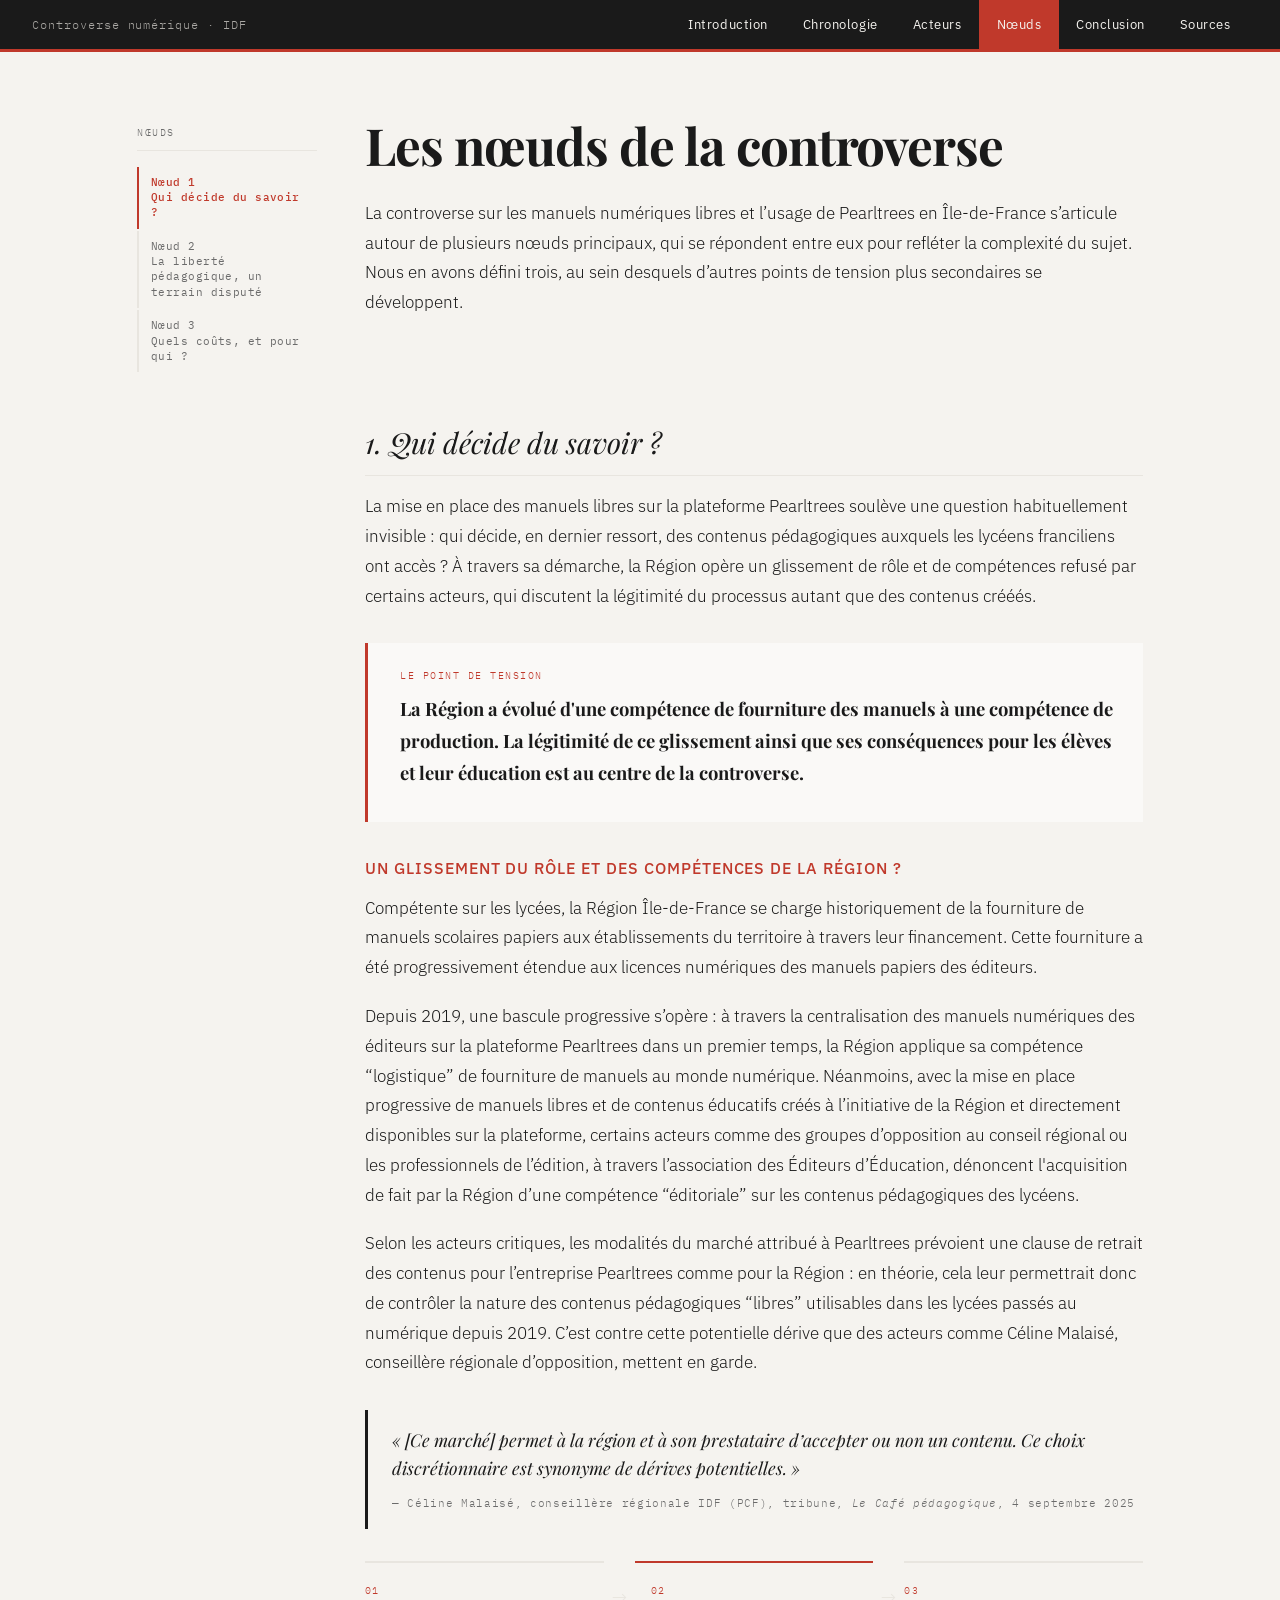
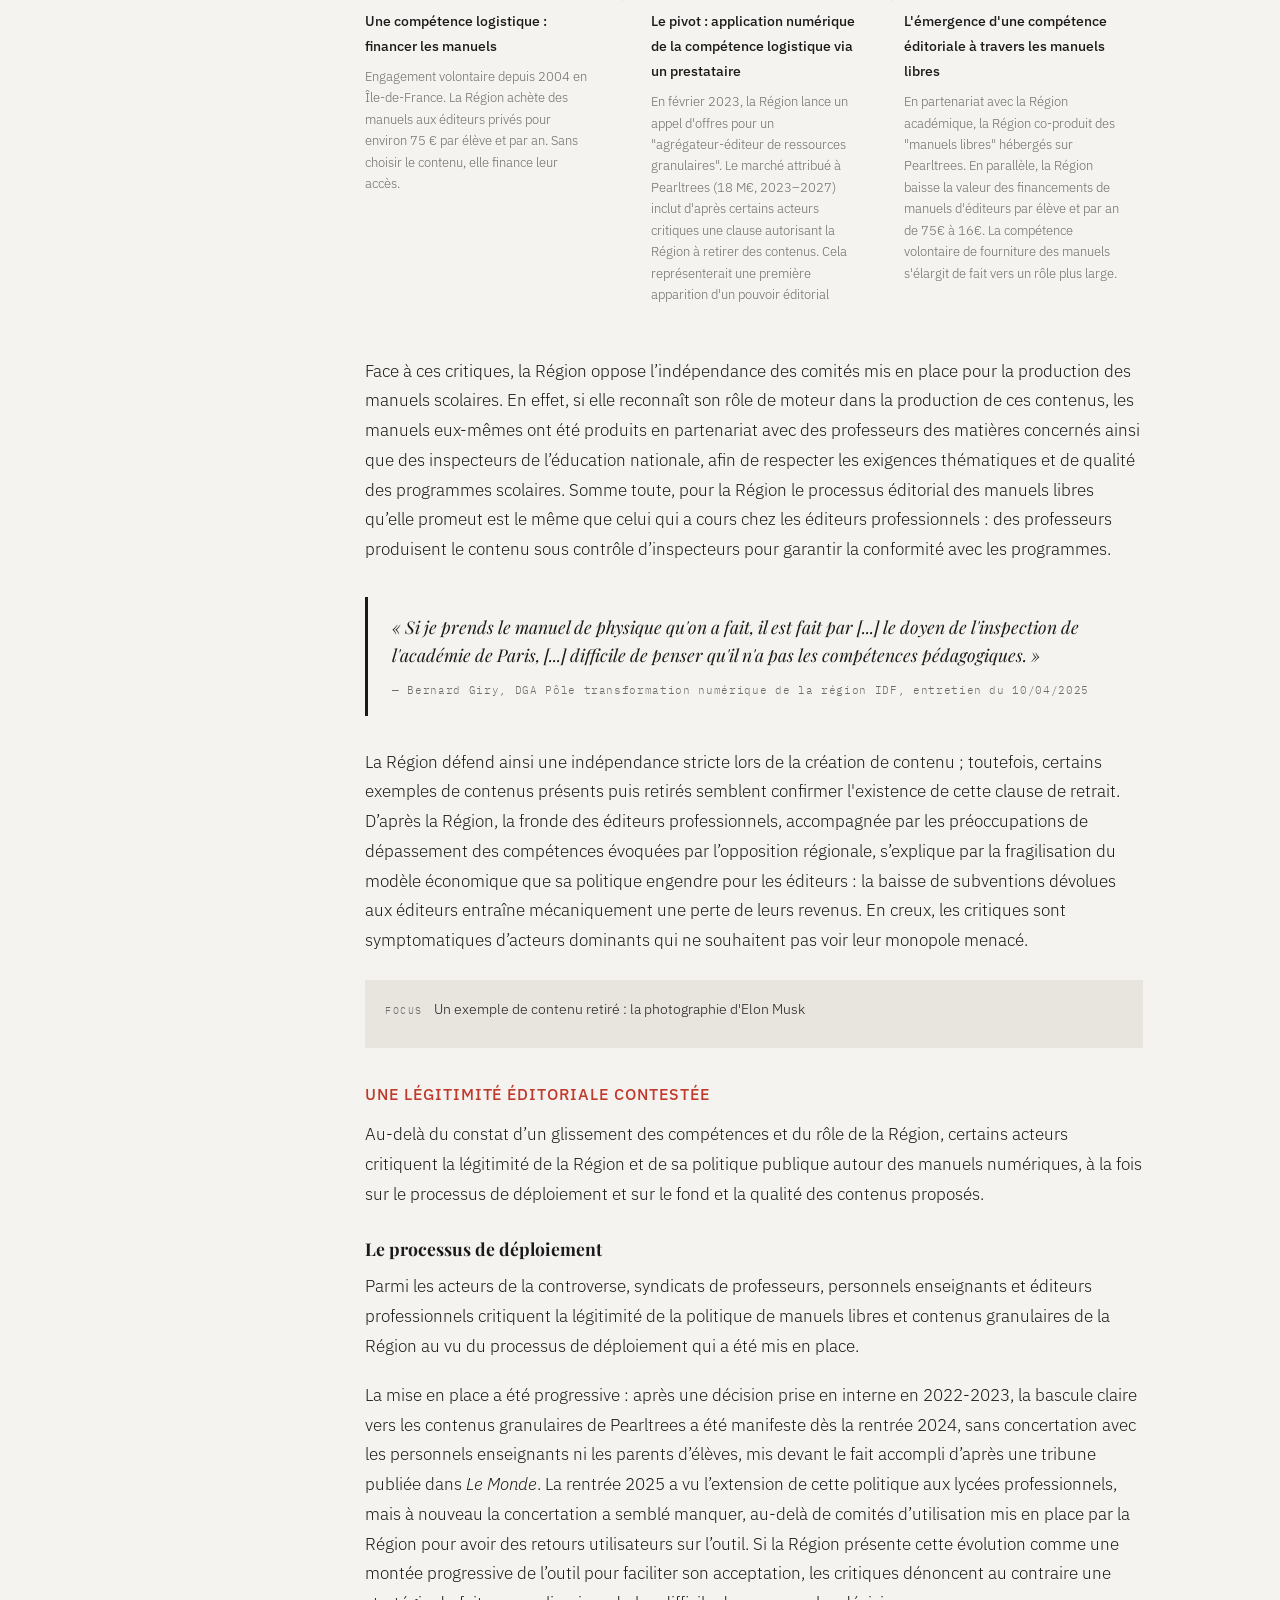
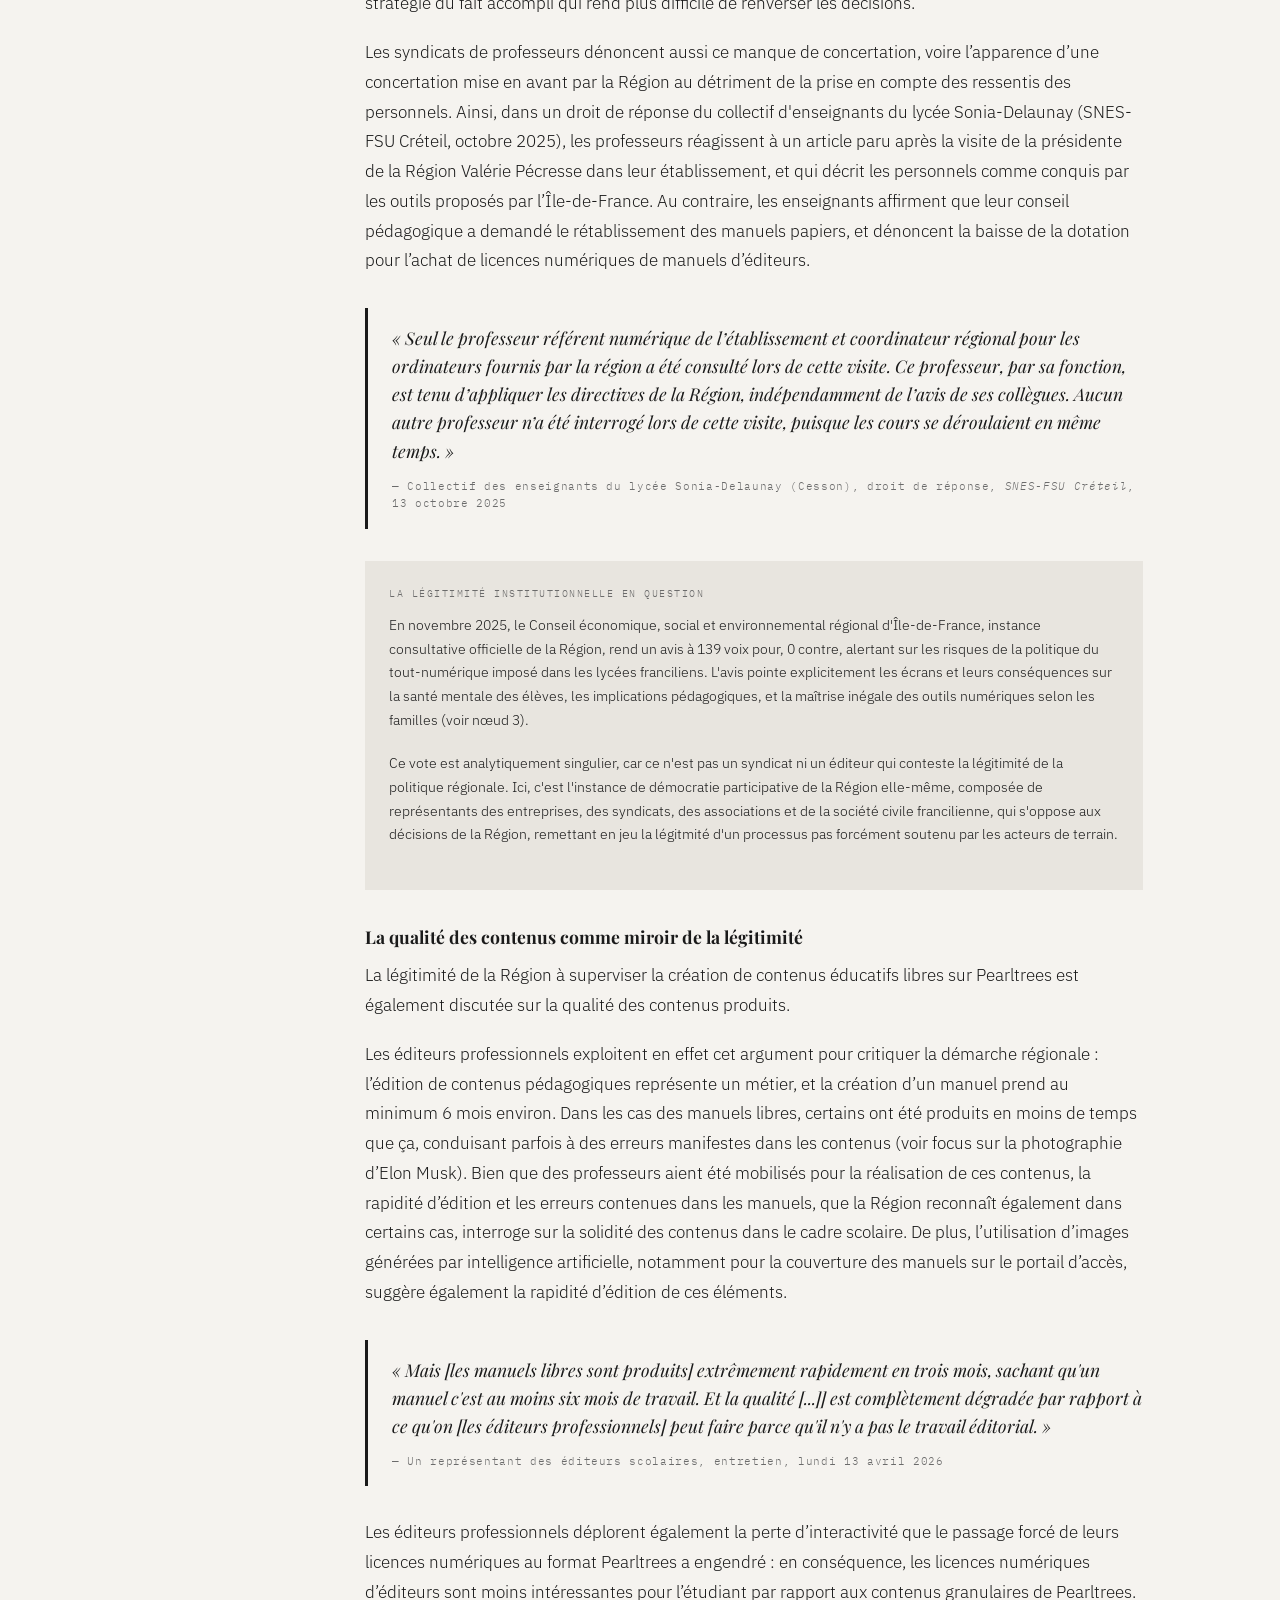
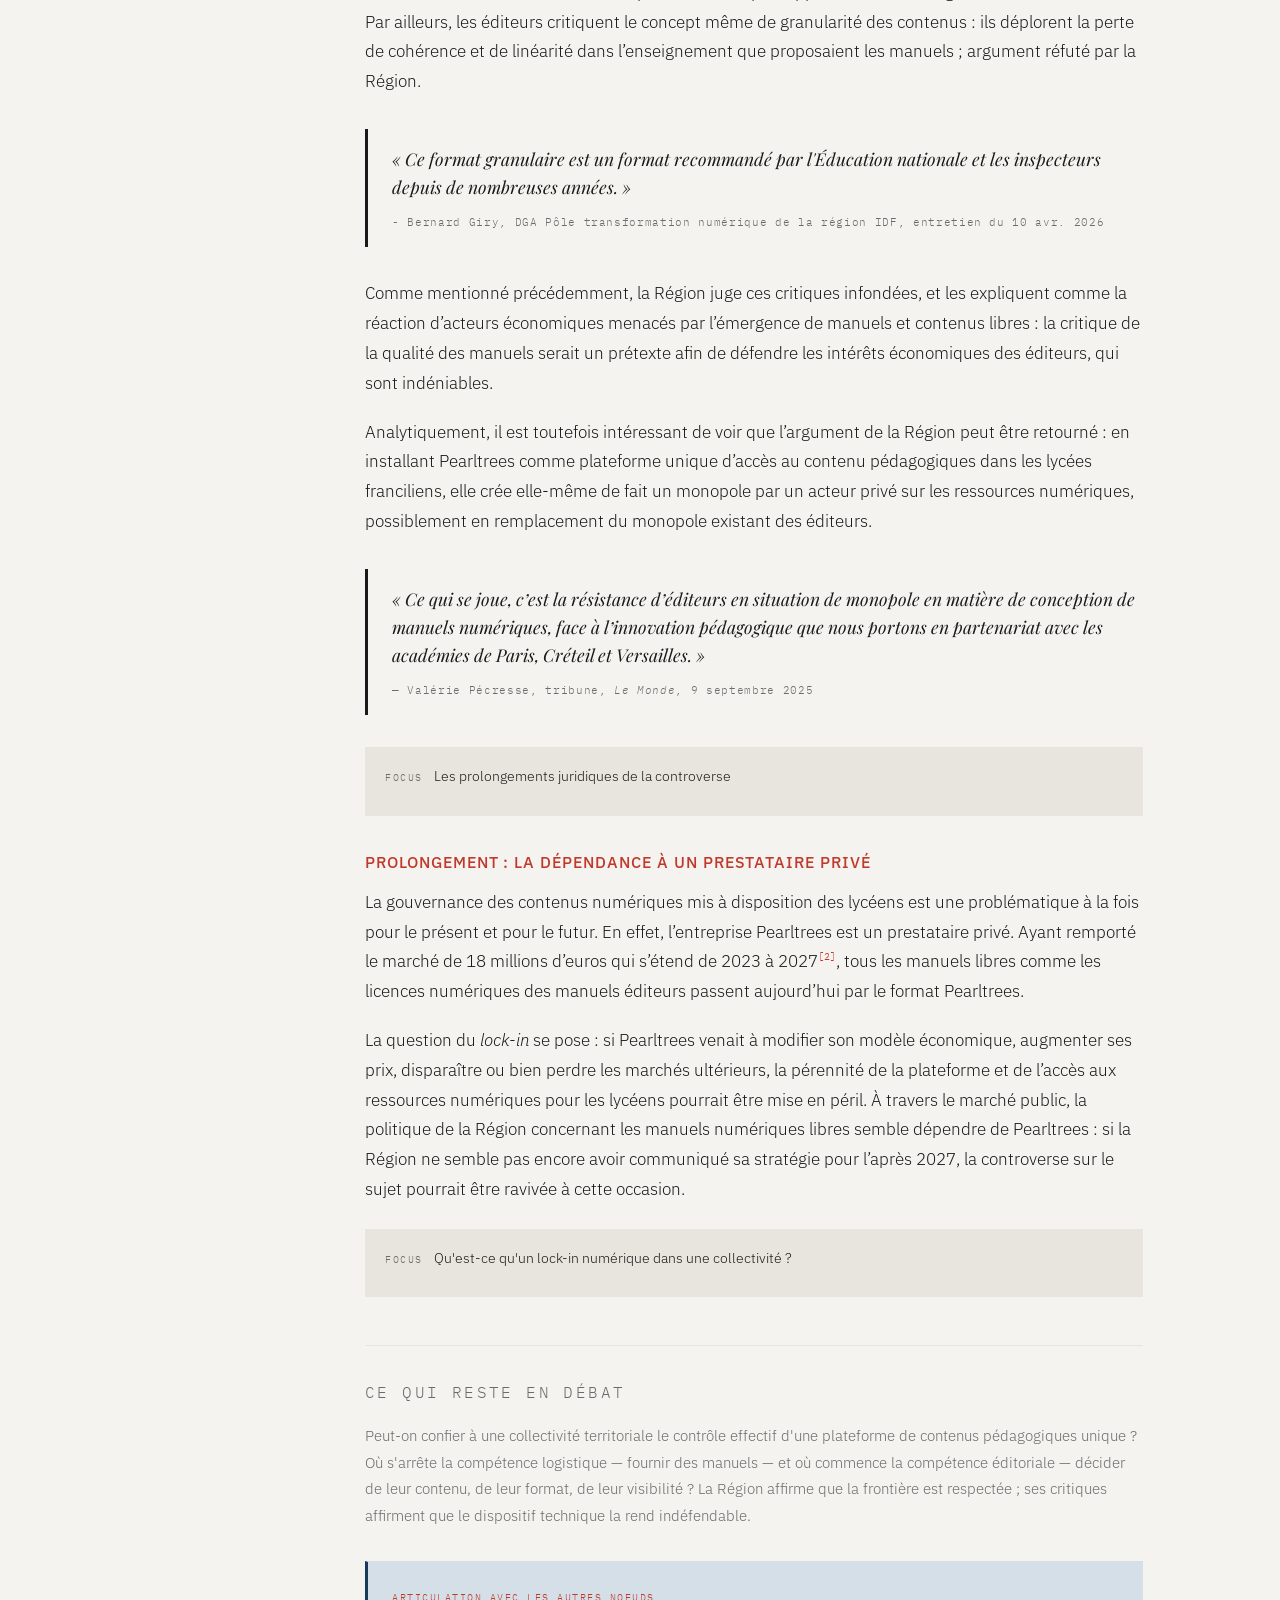
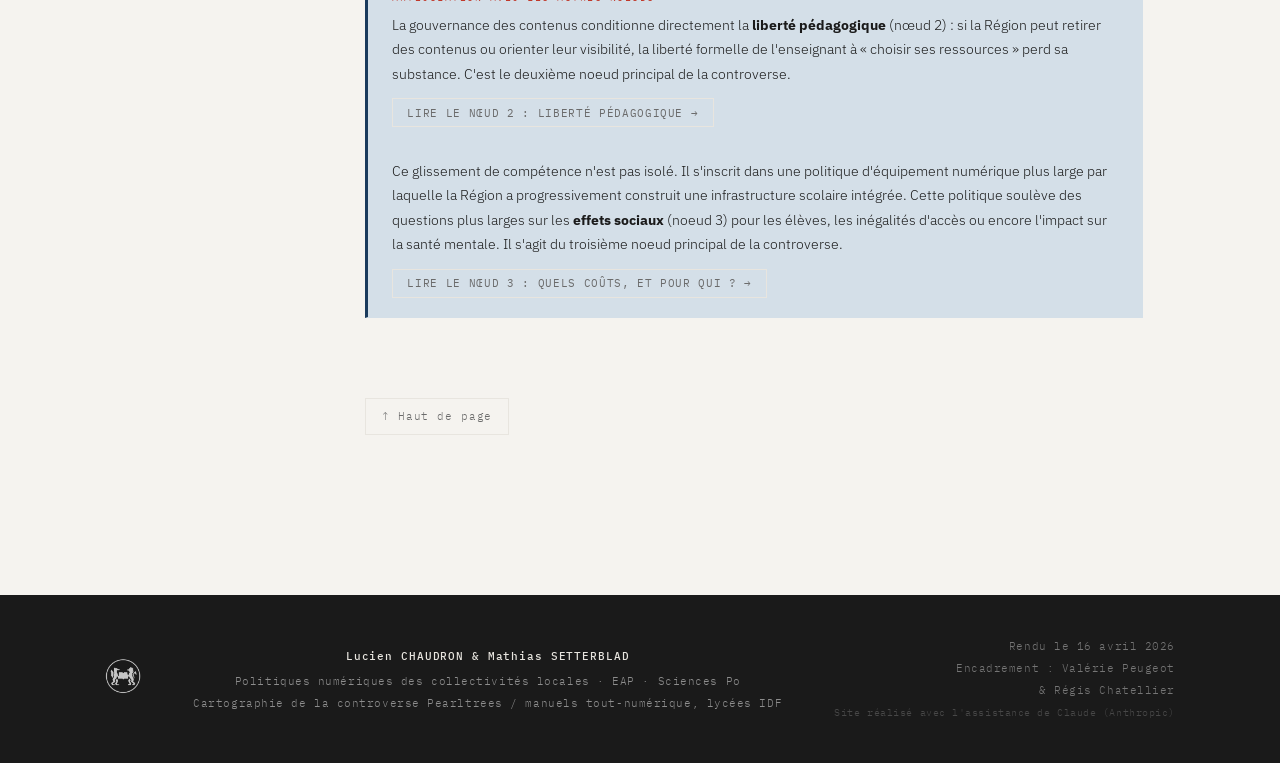
<file: noeuds.html>
<!DOCTYPE html>
<html lang="fr">

<head>
  <meta charset="UTF-8">
  <meta name="viewport" content="width=device-width, initial-scale=1.0">
  <title>Nœuds — Pearltrees IDF</title>
  <link rel="stylesheet" href="style.css">
</head>

<body>

  <nav>
    <a class="nav-logo" href="index.html">Controverse numérique · IDF</a>
    <ul class="nav-links">
      <li><a href="index.html">Introduction</a></li>
      <li><a href="chronologie.html">Chronologie</a></li>
      <li><a href="acteurs.html">Acteurs</a></li>
      <li><a href="noeuds.html">Nœuds</a></li>
      <li><a href="conclusion.html">Conclusion</a></li>
      <li><a href="bibliographie.html">Sources</a></li>
    </ul>
  </nav>

  <div class="page-layout">

    <aside class="sidebar">
      <div class="sidebar-label">Nœuds</div>
      <ul class="sidebar-nav">
        <li><button class="active" data-tab="noeud1">Nœud 1<br>Qui décide du savoir ?</button></li>
        <li><button data-tab="noeud2">Nœud 2<br>La liberté pédagogique, un terrain disputé</button></li>
        <li><button data-tab="noeud3">Nœud 3<br>Quels coûts, et pour qui ?</button></li>
      </ul>
    </aside>

    <main>

      <h1>Les nœuds de la controverse</h1>

      <p>
        La controverse sur les manuels numériques libres et l’usage de Pearltrees en Île-de-France s’articule autour de
        plusieurs nœuds principaux, qui se répondent entre eux pour refléter la complexité du sujet. Nous en avons
        défini trois, au sein desquels d’autres points de tension plus secondaires se développent.
      </p>

      <div class="tabs" style="margin-top:0rem;">

        <!-- NOEUD 1 -->
        <div class="tab-panel active" id="tab-noeud1">
          <h2>1. Qui décide du savoir ?</h2>

          <p>
            La mise en place des manuels libres sur la plateforme Pearltrees soulève une question habituellement
            invisible : qui décide, en dernier ressort, des contenus pédagogiques auxquels les lycéens franciliens ont
            accès ? À travers sa démarche, la Région opère un glissement de rôle et de compétences refusé par certains
            acteurs, qui discutent la légitimité du processus autant que des contenus crééés.
          </p>

          <!-- TENSION CENTRALE -->
          <div class="noeud">
            <div class="noeud-label">Le point de tension</div>
            <h4>La Région a évolué d'une compétence de fourniture des manuels à
              une compétence de production. La légitimité de ce glissement ainsi que ses conséquences pour les élèves et
              leur éducation est au centre de la controverse.</h4>
          </div>

          <!-- SCHÉMA DE COMPÉTENCES — qui fait quoi -->
          <h3>Un glissement du rôle et des compétences de la Région ?</h3>

          <p>
            Compétente sur les lycées, la Région Île-de-France se charge historiquement
            de la fourniture de manuels scolaires papiers aux établissements du territoire à travers leur financement.
            Cette fourniture a été progressivement étendue aux licences numériques des manuels papiers des éditeurs.
          </p>

          <p>
            Depuis 2019, une bascule progressive s’opère : à travers la centralisation des manuels numériques des
            éditeurs sur la plateforme Pearltrees dans un premier temps, la Région applique sa compétence “logistique”
            de fourniture de manuels au monde numérique. Néanmoins, avec la mise en place progressive de manuels libres
            et de contenus éducatifs créés à l’initiative de la Région et directement disponibles sur la plateforme,
            certains acteurs comme des groupes d’opposition au conseil régional ou les professionnels de l’édition, à
            travers l’association des Éditeurs d’Éducation, dénoncent l'acquisition de fait par la Région d’une
            compétence “éditoriale” sur les contenus pédagogiques des lycéens.
          </p>

          <p>
            Selon les acteurs critiques, les modalités du marché attribué à Pearltrees prévoient une clause de retrait
            des contenus pour l’entreprise Pearltrees comme pour la Région : en théorie, cela leur permettrait donc de
            contrôler la nature des contenus pédagogiques “libres” utilisables dans les lycées passés au numérique
            depuis 2019. C’est contre cette potentielle dérive que des acteurs comme Céline Malaisé, conseillère
            régionale d’opposition, mettent en garde.
          </p>

          <blockquote>
            « [Ce marché] permet à la région et à son prestataire d’accepter ou non un contenu. Ce choix discrétionnaire
            est synonyme de dérives potentielles. »
            <cite>— Céline Malaisé, conseillère régionale IDF (PCF),
              tribune, <em>Le Café pédagogique</em>, 4 septembre 2025</cite>
          </blockquote>

          <!-- FRISE ILLUSTRATIVE -->
          <div class="n1-frise">

            <div class="n1-frise-item">
              <div class="n1-frise-num">01</div>
              <div class="n1-frise-corps">
                <div class="n1-frise-titre">Une compétence logistique : financer les manuels</div>
                <div class="n1-frise-sous">Engagement volontaire depuis 2004 en Île-de-France. La Région achète
                  des manuels aux éditeurs privés pour environ 75 € par élève et par an. Sans choisir le contenu, elle
                  finance leur accès.</div>
              </div>
            </div>

            <div class="n1-frise-fleche">→</div>

            <div class="n1-frise-item n1-frise-item--milieu">
              <div class="n1-frise-num">02</div>
              <div class="n1-frise-corps">
                <div class="n1-frise-titre">Le pivot : application numérique de la compétence logistique via un
                  prestataire</div>
                <div class="n1-frise-sous">En février 2023, la Région lance un appel d'offres pour
                  un "agrégateur-éditeur de ressources granulaires". Le marché attribué à Pearltrees
                  (18 M€, 2023–2027) inclut d'après certains acteurs critiques une clause autorisant la Région à retirer
                  des contenus. Cela représenterait une première apparition d'un pouvoir éditorial
                </div>
              </div>
            </div>

            <div class="n1-frise-fleche">→</div>

            <div class="n1-frise-item">
              <div class="n1-frise-num">03</div>
              <div class="n1-frise-corps">
                <div class="n1-frise-titre">L'émergence d'une compétence éditoriale à travers les manuels libres</div>
                <div class="n1-frise-sous">En partenariat avec la Région académique, la Région
                  co-produit des "manuels libres" hébergés sur Pearltrees. En parallèle, la Région baisse la valeur des
                  financements de manuels d'éditeurs par élève et par an de 75€ à 16€. La compétence volontaire de
                  fourniture des manuels s'élargit de fait vers un rôle plus large.
                </div>
              </div>
            </div>

          </div>

          <style>
            .n1-frise {
              display: grid;
              grid-template-columns: 1fr auto 1fr auto 1fr;
              gap: 0;
              margin: 2rem 0;
              align-items: start;
            }

            .n1-frise-item {
              border-top: 2px solid var(--gris-clair);
              padding: 1.2rem 1rem 1.2rem 0;
            }

            .n1-frise-item--milieu {
              border-top-color: var(--accent);
              padding: 1.2rem 1rem;
            }

            .n1-frise-fleche {
              font-size: 1.2rem;
              color: var(--gris-clair);
              padding: 1.2rem 0.5rem 0;
              align-self: start;
            }

            .n1-frise-num {
              font-family: var(--font-mono);
              font-size: 10px;
              letter-spacing: 0.12em;
              color: var(--accent);
              margin-bottom: 0.5rem;
            }

            .n1-frise-titre {
              font-family: var(--font-corps);
              font-size: 0.9rem;
              font-weight: 500;
              margin-bottom: 0.5rem;
              color: var(--noir);
            }

            .n1-frise-sous {
              font-size: 13px;
              line-height: 1.65;
              color: var(--gris);
            }

            @media (max-width: 640px) {
              .n1-frise {
                grid-template-columns: 1fr;
              }

              .n1-frise-fleche {
                display: none;
              }

              .n1-frise-item--milieu {
                padding: 1.2rem 0;
              }
            }
          </style>

          <p>
            Face à ces critiques, la Région oppose l’indépendance des comités mis en place pour la production des
            manuels scolaires. En effet, si elle reconnaît son rôle de moteur dans la production de ces contenus, les
            manuels eux-mêmes ont été produits en partenariat avec des professeurs des matières concernés ainsi que des
            inspecteurs de l’éducation nationale, afin de respecter les exigences thématiques et de qualité des
            programmes scolaires. Somme toute, pour la Région le processus éditorial des manuels libres qu’elle promeut
            est le même que celui qui a cours chez les éditeurs professionnels : des professeurs produisent le contenu
            sous contrôle d’inspecteurs pour garantir la conformité avec les programmes.
          </p>

          <blockquote>
            « Si je prends le manuel de physique qu'on a fait, il est fait par [...] le doyen de l'inspection de
            l'académie de Paris, [...] difficile de penser qu'il n'a pas les compétences pédagogiques. »
            <cite>— Bernard Giry, DGA Pôle transformation numérique de la région IDF, entretien du 10/04/2025</cite>
          </blockquote>

          <p>
            La Région défend ainsi une indépendance stricte lors de la création de contenu ; toutefois, certains
            exemples de contenus présents puis retirés semblent confirmer l'existence de cette clause de retrait.
            D’après la Région, la
            fronde des éditeurs professionnels, accompagnée par les préoccupations de dépassement
            des compétences évoquées par l’opposition régionale, s’explique par la fragilisation du
            modèle économique que sa politique engendre pour les éditeurs : la baisse de subventions dévolues aux
            éditeurs entraîne mécaniquement une perte de leurs revenus. En creux, les critiques sont symptomatiques
            d’acteurs dominants qui ne souhaitent pas voir leur monopole menacé.
          </p>

          <details class="n2-details">
            <summary>
              <span class="encadre-titre" style="display:inline;">Focus</span>
              &nbsp;Un exemple de contenu retiré : la photographie d'Elon Musk
            </summary>
            <div class="n2-details-contenu">
              <p>
                Il s'agit d'un des exemples les plus documentés de contenu existant dans les manuels libres puis retirés
                par la suite. D'après certains représentants des Éditeurs d'Éducation, un manuel libre d'histoire aurait
                utilisé la photographie d'Elon Musk réalisant un salut qui s'apparente à un salut nazi pour illustrer le
                cours sur le nazisme dans un manuel libre d'histoire.
              </p>

              <figure class="site-figure">
                <img src="musk.jpg" alt="description de la photo">
                <figcaption>
                  <span class="fig-legende">Elon Musk saluant la foule lors d'un discours le 20 janvier 2025.</span>
                  <span class="fig-source">Source · Angela Weiss/AFP</span>
                </figcaption>
              </figure>

              <style>
                .site-figure {
                  margin: 2rem 0;
                }

                .site-figure img {
                  width: 100%;
                  display: block;
                  max-width: 500px;
                  margin: auto;
                }

                figcaption {
                  display: flex;
                  justify-content: space-between;
                  align-items: baseline;
                  gap: 1rem;
                  margin-top: 0.5rem;
                  flex-wrap: wrap;
                }

                .fig-legende {
                  font-family: var(--font-corps);
                  font-size: 13px;
                  font-weight: 300;
                  color: var(--gris);
                  font-style: italic;
                }

                .fig-source {
                  font-family: var(--font-mono);
                  font-size: 10px;
                  letter-spacing: 0.08em;
                  color: var(--gris-clair);
                  white-space: nowrap;
                }
              </style>

              <p>
                Si la Région répond que l'image a été retirée dans la journée après signalement et que ce type
                d'incident
                existe aussi dans l'édition classique, cet événement illustre précisément la potentielle dérive
                envisagée : qui a la légitimité et le pouvoir pour modifier les contenus des manuels libres, et selon
                quelles modalités ?
              </p>
          </details>

          <!-- 1.2 LÉGITIMITÉ PROCESSUS ET FOND-->
          <h3>Une légitimité éditoriale contestée</h3>

          <p>
            Au-delà du constat d’un glissement des compétences et du rôle de la Région, certains acteurs critiquent la
            légitimité de la Région et de sa politique publique autour des manuels numériques, à la fois sur le
            processus de déploiement et sur le fond et la qualité des contenus proposés.
          </p>

          <h4>Le processus de déploiement</h4>

          <p>
            Parmi les acteurs de la controverse, syndicats de professeurs, personnels enseignants et éditeurs
            professionnels critiquent la légitimité de la politique de manuels libres et contenus granulaires de la
            Région au vu du processus de déploiement qui a été mis en place.
          </p>

          <p>
            La mise en place a été progressive : après une décision prise en interne en 2022-2023, la bascule claire
            vers les contenus granulaires de Pearltrees a été manifeste dès la rentrée 2024, sans concertation avec les
            personnels enseignants ni les parents d’élèves, mis devant le fait accompli d’après une tribune publiée dans
            <em>Le Monde</em>. La rentrée 2025 a vu l’extension de cette politique aux lycées professionnels, mais à
            nouveau la concertation a semblé manquer, au-delà de comités d’utilisation mis en place par la Région pour
            avoir des retours utilisateurs sur l’outil. Si la Région présente cette évolution comme une montée
            progressive de l’outil pour faciliter son acceptation, les critiques dénoncent au contraire une stratégie du
            fait accompli qui rend plus difficile de renverser les décisions.
          </p>

          <p>
            Les syndicats de professeurs dénoncent aussi ce manque de concertation, voire l’apparence d’une concertation
            mise en avant par la Région au détriment de la prise en compte des ressentis des personnels. Ainsi, dans un
            droit de réponse du collectif d'enseignants du lycée Sonia-Delaunay (SNES-FSU Créteil, octobre 2025), les
            professeurs réagissent à un article paru après la visite de la présidente de la Région Valérie Pécresse dans
            leur établissement, et qui décrit les personnels comme conquis par les outils proposés par l’Île-de-France.
            Au contraire, les enseignants affirment que leur conseil pédagogique a demandé le rétablissement des manuels
            papiers, et dénoncent la baisse de la dotation pour l’achat de licences numériques de manuels d’éditeurs.
          </p>

          <blockquote>
            « Seul le professeur référent numérique de l’établissement et coordinateur régional pour les ordinateurs
            fournis par la région a été consulté lors de cette visite. Ce professeur, par sa fonction, est tenu
            d’appliquer les directives de la Région, indépendamment de l’avis de ses collègues. Aucun autre professeur
            n’a été interrogé lors de cette visite, puisque les cours se déroulaient en même temps. »
            <cite>— Collectif des enseignants du lycée Sonia-Delaunay (Cesson),
              droit de réponse, <em>SNES-FSU Créteil</em>, 13 octobre 2025</cite>
          </blockquote>

          <div class="encadre">
            <div class="encadre-titre">La légitimité institutionnelle en question</div>
            <p>
              En novembre 2025, le Conseil économique, social et environnemental
              régional d'Île-de-France, instance consultative officielle de la
              Région, rend un avis à 139 voix pour, 0 contre, alertant sur les
              risques de la politique du tout-numérique imposé dans les lycées
              franciliens. L'avis pointe explicitement les écrans et leurs
              conséquences sur la santé mentale des élèves, les implications
              pédagogiques, et la maîtrise inégale des outils numériques selon
              les familles (voir nœud 3).
            </p>
            <p>
              Ce vote est analytiquement singulier, car ce n'est pas un syndicat
              ni un éditeur qui conteste la légitimité de la politique régionale. Ici, c'est l'instance de démocratie
              participative de la Région
              elle-même, composée de représentants des entreprises, des
              syndicats, des associations et de la société civile francilienne, qui s'oppose aux décisions de la Région,
              remettant en jeu la légitmité d'un processus pas forcément soutenu par les acteurs de terrain.
            </p>
          </div>

          <h4>La qualité des contenus comme miroir de la légitimité</h4>

          <p>
            La légitimité de la Région à superviser la création de contenus éducatifs libres sur Pearltrees est
            également discutée sur la qualité des contenus produits.
          </p>

          <p>
            Les éditeurs professionnels exploitent en effet cet argument pour critiquer la démarche régionale :
            l’édition de contenus pédagogiques représente un métier, et la création d’un manuel prend au minimum 6 mois
            environ. Dans les cas des manuels libres, certains ont été produits en moins de temps que ça, conduisant
            parfois à des erreurs manifestes dans les contenus (voir focus sur la photographie d’Elon Musk). Bien que
            des professeurs aient été mobilisés pour la réalisation de ces contenus, la rapidité d’édition et les
            erreurs contenues dans les manuels, que la Région reconnaît également dans certains cas, interroge sur la
            solidité des contenus dans le cadre scolaire. De plus, l’utilisation d’images générées par intelligence
            artificielle, notamment pour la couverture des manuels sur le portail d’accès, suggère également la rapidité
            d’édition de ces éléments.
          </p>

          <blockquote>
            « Mais [les manuels libres sont produits] extrêmement rapidement en trois mois, sachant qu'un manuel c'est
            au moins six mois de
            travail. Et la qualité [...]] est complètement dégradée par rapport à ce qu'on [les éditeurs professionnels]
            peut faire parce qu'il n'y a pas le travail éditorial. »
            <cite>— Un représentant des éditeurs scolaires, entretien, lundi 13 avril 2026</cite>
          </blockquote>

          <p>
            Les éditeurs professionnels déplorent également la perte d’interactivité que le passage forcé de leurs
            licences numériques au format Pearltrees a engendré : en conséquence, les licences numériques d’éditeurs
            sont moins intéressantes pour l’étudiant par rapport aux contenus granulaires de Pearltrees. Par ailleurs,
            les éditeurs critiquent le concept même de granularité des contenus : ils déplorent la perte de cohérence et
            de linéarité dans l’enseignement que proposaient les manuels ; argument réfuté par la Région.
          </p>

          <blockquote>
            « Ce format granulaire est un format recommandé par l'Éducation nationale et les inspecteurs depuis de
            nombreuses années. »
            <cite>- Bernard Giry, DGA Pôle transformation numérique de la région IDF, entretien du 10 avr. 2026 </cite>
          </blockquote>

          <p>
            Comme mentionné précédemment, la Région juge ces critiques infondées, et les expliquent comme la réaction
            d’acteurs économiques menacés par l’émergence de manuels et contenus libres : la critique de la qualité des
            manuels serait un prétexte afin de défendre les intérêts économiques des éditeurs, qui sont indéniables.
          </p>

          <p>
            Analytiquement, il est toutefois intéressant de voir que l’argument de la Région peut être retourné : en
            installant Pearltrees comme plateforme unique d’accès au contenu pédagogiques dans les lycées franciliens,
            elle crée elle-même de fait un monopole par un acteur privé sur les ressources numériques, possiblement en
            remplacement du monopole existant des éditeurs.
          </p>

          <blockquote>
            « Ce qui se joue, c’est la résistance d’éditeurs en situation de monopole en matière de conception de
            manuels numériques, face à l’innovation pédagogique que nous portons en partenariat avec les académies de
            Paris, Créteil et Versailles. »
            <cite>— Valérie Pécresse, tribune, <em>Le Monde</em>, 9 septembre 2025</cite>
          </blockquote>

          <details class="n2-details">
            <summary>
              <span class="encadre-titre" style="display:inline;">Focus</span>
              &nbsp;Les prolongements juridiques de la controverse
            </summary>
            <div class="n2-details-contenu">
              <p>La controverse s’est également déplacée sur le terrain judiciaire. Nous avons recensé deux recours
                distincts réalisés à différentes étapes de la controverse.
              </p>
              <p>
                En 2023, la société Hachette a déposé un recours devant le tribunal administratif de Montreuil afin de
                contester la régularité de l'appel d'offres attribuant le lot "agrégateur de ressources granulaires" à
                la société Brocéliand (Pearltrees). Le recours portait sur trois griefs procéduraux : critère caché
                d’attribution, définition floue et méthode de notation irrégulière. Il a été rejeté sur tous les points
                le 26 juin 2023.
              </p>
              <p>
                En 2025, d’après un de leurs communiqués, l'association des Éditeurs d’Éducation a déposé un deuxième
                recours devant le tribunal administratif de Montreuil, “contre l’édition, par la région, de manuels «
                libres » au format 100% numérique déstructuré”. Ce recours est toujours en cours, et illustre la remise
                en cause de la légitimité de la Région à éditer de tels manuels au détriment des éditeurs
                professionnels.
              </p>
              <p>
                La remise en question de la compétence éditoriale de la région se prolonge donc sur le plan judiciaire :
                la gouvernance des contenus d'éducation reste un sujet de tension entre le modèle économique dominant
                existant avec les éditeurs privées et les initiatives de la Région.
              </p>
          </details>

          <!-- SOUS-NŒUD LOCK-IN — dépliable -->
          <h3>Prolongement : la dépendance à un prestataire privé</h3>
          <p>
            La gouvernance des contenus numériques mis à disposition des lycéens est une problématique à la fois pour le
            présent et pour le futur. En effet, l’entreprise Pearltrees est un prestataire privé. Ayant remporté le
            marché de 18 millions d’euros qui s’étend de 2023 à 2027<sup><a href="bibliographie.html#n2">[2]</a></sup>,
            tous les manuels libres comme les licences numériques des manuels éditeurs passent aujourd’hui par le format
            Pearltrees.
          </p>

          <p>
            La question du <em>lock-in</em> se pose : si Pearltrees venait à modifier son modèle économique,
            augmenter
            ses prix, disparaître ou bien perdre les
            marchés ultérieurs, la pérennité de la plateforme et de l’accès aux ressources numériques pour les lycéens
            pourrait être mise en péril. À travers le marché public, la politique de la Région concernant les manuels
            numériques libres semble dépendre de Pearltrees : si la Région ne semble pas encore avoir communiqué sa
            stratégie pour l’après 2027, la controverse sur le sujet pourrait être ravivée à cette occasion.
          </p>

          <details class="n2-details">
            <summary>
              <span class="encadre-titre" style="display:inline;">Focus</span>
              &nbsp;Qu'est-ce qu'un lock-in numérique dans une collectivité ?
            </summary>
            <div class="n2-details-contenu">
              <p>Le concept de <em>vendor lock-in</em> désigne la situation dans laquelle un client devient
                structurellement dépendant d'un fournisseur : les coûts de migration (données, formations, habitudes)
                rendent le changement prohibitif, même si une alternative meilleure ou moins chère existe.</p>
              <p>Dans le cas d'une collectivité territoriale, le risque est amplifié par plusieurs facteurs : l'horizon
                politique court, la difficulté à constituer une expertise technique interne, et la pression budgétaire.
              </p>
          </details>

          <!-- IRRÉDUCTIBLE -->
          <div class="n1-irreductible">
            <div class="n1-irreductible-label">Ce qui reste en débat</div>
            <p class="n1-irreductible-texte">
              Peut-on confier à une collectivité territoriale le contrôle effectif d'une plateforme
              de contenus pédagogiques unique ? Où s'arrête la compétence logistique — fournir des
              manuels — et où commence la compétence éditoriale — décider de leur contenu, de leur
              format, de leur visibilité ? La Région affirme que la frontière est respectée&nbsp;;
              ses critiques affirment que le dispositif technique la rend indéfendable.
            </p>
          </div>

          <style>
            .n1-irreductible {
              border-top: 1px solid var(--gris-clair);
              padding-top: 2rem;
              margin-top: 3rem;
            }

            .n1-irreductible-label {
              font-family: var(--font-mono);
              font-size: 16px;
              letter-spacing: 0.15em;
              text-transform: uppercase;
              color: var(--gris);
              margin-bottom: 1rem;
            }

            .n1-irreductible-texte {
              font-family: var(--font-corps);
              font-weight: 300;
              font-size: 0.95rem;
              line-height: 1.75;
              color: var(--gris);
              max-width: 800px;
            }
          </style>

          <!-- RENVOI INTER-NŒUDS -->
          <div class="n2-renvoi">
            <span class="noeud-label" style="display:inline-block;margin-bottom:0.4rem;">Articulation avec les autres
              noeuds</span>
            <p style="margin:0;font-size:14px;">La gouvernance des contenus conditionne directement la <strong>liberté
                pédagogique</strong> (nœud 2) : si la Région peut retirer des contenus ou orienter leur visibilité, la
              liberté formelle de l'enseignant à « choisir ses ressources » perd sa substance. C'est le deuxième noeud
              principal de la controverse.</p>
            <button class="page-nav-btn" style="margin-top:0.75rem;font-size:11px;"
              onclick="document.querySelector('[data-tab=noeud2]').click()">Lire le nœud 2 : Liberté pédagogique
              →</button>

            <p style="margin:0;margin-top: 2rem;font-size:14px;">
              Ce glissement de compétence n'est pas isolé. Il s'inscrit dans une politique d'équipement numérique plus
              large par laquelle la Région a progressivement construit une infrastructure scolaire intégrée. Cette
              politique soulève des questions plus larges sur les <strong>effets sociaux</strong> (noeud 3) pour les
              élèves, les
              inégalités d'accès
              ou encore l'impact sur la santé mentale. Il s'agit du troisième noeud principal de la controverse.
            </p>
            <button class="page-nav-btn" style="margin-top:0.75rem;font-size:11px;"
              onclick="document.querySelector('[data-tab=noeud3]').click()">Lire le nœud 3 : Quels coûts, et pour qui ?
              →</button>
          </div>

        </div>

        <!-- STYLES SPÉCIFIQUES NŒUD 1 -->
        <style>
          /* Schéma de compétences à 3 colonnes */
          .n1-schema {
            display: grid;
            grid-template-columns: 1fr 1fr 1fr;
            gap: 1px;
            background: var(--gris-clair);
            border: 1px solid var(--gris-clair);
            margin: 1.5rem 0 0;
          }

          .n1-col-header {
            padding: 0.9rem 1rem;
            display: flex;
            flex-direction: column;
            gap: 0.25rem;
          }

          .n1-col-header strong {
            font-family: var(--font-titre);
            font-size: 0.95rem;
            font-style: italic;
          }

          .n1-col-region {
            background: var(--pour-doux);
          }

          .n1-col-gris {
            background: var(--neutre-doux);
          }

          .n1-col-en {
            background: var(--contre-doux);
          }

          .n1-bloc {
            background: var(--blanc);
            padding: 0.85rem 1rem;
            border-top: 1px solid var(--gris-clair);
            cursor: pointer;
            transition: background var(--transition), border-left var(--transition);
            border-left: 3px solid transparent;
          }

          .n1-bloc:hover {
            background: #faf9f7;
          }

          .n1-bloc.n1-actif {
            border-left-color: var(--accent);
            background: var(--accent-doux);
          }

          .n1-bloc-region.n1-actif {
            border-left-color: var(--pour);
            background: var(--pour-doux);
          }

          .n1-bloc-neutre.n1-actif {
            border-left-color: var(--neutre);
            background: var(--neutre-doux);
          }

          .n1-bloc-en.n1-actif {
            border-left-color: var(--contre);
            background: var(--contre-doux);
          }

          .n1-bloc-titre {
            font-family: var(--font-corps);
            font-size: 13px;
            font-weight: 500;
            margin-bottom: 0.2rem;
          }

          .n1-bloc-sous {
            font-family: var(--font-mono);
            font-size: 10px;
            letter-spacing: 0.06em;
            color: var(--gris);
          }

          /* Panneau de détail sous le schéma */
          .n1-detail-panel {
            border: 1px solid var(--gris-clair);
            border-top: none;
            background: #faf9f7;
            margin-bottom: 2rem;
          }

          .n1-detail-item {
            display: none;
            padding: 1.2rem 1.4rem;
            font-size: 14px;
            line-height: 1.7;
          }

          .n1-detail-item.active {
            display: block;
          }

          .n1-detail-item strong {
            font-weight: 500;
          }

          /* Placeholder inline */
          .n1-placeholder {
            font-family: var(--font-mono);
            font-size: 11px;
            color: var(--gris);
            opacity: 0.7;
          }

          .n1-placeholder-bloc {
            font-family: var(--font-mono);
            font-size: 11px;
            color: var(--gris);
            background: var(--gris-clair);
            padding: 0.4rem 0.8rem;
            margin: 0.5rem 0 1.2rem;
            opacity: 0.75;
          }

          @media (max-width: 640px) {
            .n1-schema {
              grid-template-columns: 1fr;
            }
          }
        </style>

        <script>
          (function () {
            var blocs = document.querySelectorAll('.n1-bloc');
            var items = document.querySelectorAll('.n1-detail-item');
            blocs.forEach(function (bloc) {
              bloc.addEventListener('click', function () {
                blocs.forEach(function (b) { b.classList.remove('n1-actif'); });
                items.forEach(function (i) { i.classList.remove('active'); });
                bloc.classList.add('n1-actif');
                var key = bloc.dataset.detail;
                var item = document.querySelector('.n1-detail-item[data-key="' + key + '"]');
                if (item) item.classList.add('active');
              });
            });
          })();
        </script>

        <!-- NOEUD 2 -->
        <div class="tab-panel" id="tab-noeud2">

          <h2>2. La liberté pédagogique, un terrain disputé</h2>

          <p>
            La liberté pédagogique est inscrite dans le statut général des fonctionnaires de l'Éducation nationale. Elle
            désigne le droit de l'enseignant à choisir ses méthodes et ses supports afin d'atteindre les objectifs
            assignés par les instruction officielles et les programmes. Elle s'exerce donc "dans le respect des
            programmes et des instructions du ministre chargé de l'éducation nationale et dans le cadre du projet
            d'école ou d'établissement avec le conseil et sous le contrôle des membres des corps d'inspection." (art
            L912-1-1 du Code de l'éducation).
            La controverse sur Pearltrees et les contenus numériques en Île-de-France se cristallise autour de cette
            notion très disputée : ici, tous les acteurs, qu'ils soient en faveur ou non de la politique de la Région
            affirment défendre la liberté pédagogique.
          </p>

          <!-- PARADOXE CENTRAL — encadré accrocheur -->
          <div class="noeud">
            <div class="noeud-label">Le point de tension</div>
            <h4>Les acteurs mobilisent exactement le même argument de « liberté pédagogique » en sens inverse. La Région
              affirme améliorer et garantir cette liberté, quand les éditeurs estiment qu'elle la muselle et que la
              liberté passent par leur travail.</h4>
          </div>

          <!-- VISUALISATION MIROIR DES POSITIONS -->
          <h3>Deux définitions de la liberté</h3>

          <p>
            Le débat sur la liberté pédagogique dans la controverse Pearltrees dépasse les seuls
            enjeux techniques ou budgétaires et touche à des questions plus
            fondamentales. L'opposition entre acteurs repose ici sur un désaccord
            sémantique et conceptuel : les deux camps mobilisent la même notion, mais lui confère un contenu
            radicalement différent.
            À travers la remise en question de la politique de la Région, c'est la
            définition même de ce qu'enseigner librement veut dire qui est discutée dans les arguments.
          </p>

          <!-- STYLES PAIRES NOEUD 2 -->
          <style>
            .paire {
              background: #faf9f7;
              border: 1px solid var(--gris-clair);
              padding: 1.4rem 1.3rem;
              display: grid;
              grid-template-columns: 1fr 1px 1fr;
              gap: 1.2rem;
              margin-bottom: 1.5rem;
            }

            .paire-titre {
              grid-column: 1 / -1;
              font-family: var(--font-mono);
              font-size: 10px;
              letter-spacing: 0.12em;
              text-transform: uppercase;
              color: var(--accent);
              margin-bottom: 0.25rem;
            }

            .paire-divider {
              background: var(--gris-clair);
              width: 1px;
            }

            .paire-cell {
              font-size: 14px;
              line-height: 1.7;
              color: var(--noir);
            }

            .paire-label {
              font-family: var(--font-mono);
              font-size: 10px;
              letter-spacing: 0.1em;
              text-transform: uppercase;
              margin-bottom: 0.5rem;
            }

            .paire-cell--region .paire-label {
              color: var(--pour);
            }

            .paire-cell--critique .paire-label {
              color: var(--contre);
            }

            .paire-placeholder {
              font-family: var(--font-mono);
              font-size: 11px;
              color: var(--gris);
              background: var(--gris-clair);
              padding: 0.3rem 0.6rem;
              margin-top: 0.6rem;
              display: inline-block;
              opacity: 0.75;
            }

            .paire-renvoi {
              font-family: var(--font-mono);
              font-size: 11px;
              color: var(--neutre);
              background: var(--neutre-doux);
              padding: 0.3rem 0.6rem;
              margin-top: 0.6rem;
              display: inline-block;
            }

            @media (max-width: 640px) {
              .paire {
                grid-template-columns: 1fr;
              }

              .paire-divider {
                display: none;
              }

              .paire-cell--region {
                padding-bottom: 1rem;
                border-bottom: 1px solid var(--gris-clair);
              }
            }
          </style>

          <!-- PAIRE 1 -->
          <div class="paire">
            <div class="paire-titre">↔ Liberté formelle vs liberté matérielle</div>
            <div class="paire-cell paire-cell--region">
              <div class="paire-label">Défenseurs</div>
              Pearltrees offre un accès à des ressources supplémentaires, libres et gratuites. Aucun enseignant n'est
              formellement contraint de les utiliser, la plateforme est un outil parmi d'autres. De même, les lycées ont
              eu la possibilité en 2019 de choisir entre le passage au tout numérique et le maintien des manuels papier,
              et la Région n'a jamais cherché à remettre en question ce choix.
            </div>
            <div class="paire-divider"></div>
            <div class="paire-cell paire-cell--critique">
              <div class="paire-label">Critiques</div>
              Formellement, la Région n'impose en effet rien aux lycées ou aux professeurs, qui peuvent choisir
              librement leurs supports de cours. Nénamoins, d'après les syndicats enseignants ou l'opposition régionale
              les contraintes budgétaires que la Région fait peser sur les
              lycées pour le renouvellement des manuels complexifie le recours aux manuels des éditeurs et pousse de
              façon détournée vers le numérique. La liberté formelle est réelle ; la liberté matérielle ne l'est pas.
            </div>
          </div>

          <!-- PAIRE 2 -->
          <div class="paire">
            <div class="paire-titre">↔ Des ressources enrichies vs un choix appauvri</div>
            <div class="paire-cell paire-cell--region">
              <div class="paire-label">Défenseurs</div>
              D'après la Région, 75 % des licences de manuels numériques achetées aux éditeurs n'étaient jamais
              ouvertes, remettant en question leur utilité. Les contenus
              granulaires disponibles sur Pearltrees donnent accès à davantage de ressources, notamment interactives,
              que
              les manuels classiques. L'intérêt des contenus granulaires est donc renforcé pour l'enseignant.
            </div>
            <div class="paire-divider"></div>
            <div class="paire-cell paire-cell--critique">
              <div class="paire-label">Critiques</div>
              Les manuels numériques classiques n'étaient pas ouverts précisément parce que le format Pearltrees en
              retirait l'interactivité native, qui était disponible sur les plateformes numériques propriétaires des
              éditeurs. La granularité ne remplace pas la diversité éditoriale : choisir entre
              dix manuels sur une même question, c'est choisir entre dix points de vue.
            </div>
          </div>

          <!-- PAIRE 3 -->
          <div class="paire">
            <div class="paire-titre">↔ Structure à la carte vs perte de repère commun</div>
            <div class="paire-cell paire-cell--region">
              <div class="paire-label">Défenseurs</div>
              Le format granulaire permet à chaque enseignant de composer son cours selon ses besoins. C'est
              l'enseignant, et non l'éditeur, qui organise la progression pédagogique. Il peut piocher dans les contenus
              qui l'intéressent, et à ce titre sa liberté pédagogique est renforcée.
            </div>
            <div class="paire-divider"></div>
            <div class="paire-cell paire-cell--critique">
              <div class="paire-label">Critiques</div>
              La linéarité et la cohérence pédagogique des manuels éditeurs fournissent des repères communs pour les
              élèves d'une même classe et entre classes. Cela permet aux élèves les plus fragiles de mieux se repérer et
              de s'appuyer sur le manuel pour s'améliorer. La linéarité des manuels ne contraint pas la liberté
              pédagogique, mais propose un cadre que le professeur est libre de suivre ou non. Par ailleurs, les manuels
              proposent des parcours éducatifs différents d'un éditeur à l'autre, garantie de liberté pédagogique.
            </div>
          </div>

          <!-- PAIRE 4 -->
          <div class="paire">
            <div class="paire-titre">↔ Accès centralisé vs formation insuffisante</div>
            <div class="paire-cell paire-cell--region">
              <div class="paire-label">Défenseurs</div>
              Pearltrees centralise toutes les ressources numériques en un seul point d'accès via l'ENT. Il n'est plus
              nécessaire aux élèves comme aux professeurs de jongler entre les différentes plateformes éditeurs chacunes
              avec leur fonctionnement différent. L'accès à davantage de ressources est donc simplifié et à ce titre
              facilité la prise de liberté pédagogique.
            </div>
            <div class="paire-divider"></div>
            <div class="paire-cell paire-cell--critique">
              <div class="paire-label">Critiques</div>
              La centralisation suppose une maîtrise de l'outil que les formations proposées par la Région ne semblent
              pas permettre. La liberté de
              composer son cours sur Pearltrees reste théorique pour un enseignant qui n'a pas été formé à en exploiter
              les fonctionnalités. Les personnels enseignants restent réticents à l'usage de Pearltrees notamment à
              cause d'un déficit de compétences pour l'exploiter correctement.
            </div>
          </div>

          <!-- PAIRE 5 -->
          <div class="paire">
            <div class="paire-titre">↔ Égalité formelle vs inégalité réelle</div>
            <div class="paire-cell paire-cell--region">
              <div class="paire-label">Défenseurs</div>
              Pearltrees garantit une plateforme unique, gratuite, accessible à tous les élèves via l'ENT régional, sans
              achat de manuel. Ainsi, l'accès aux ressources éducatives de qualité est garanti quel que soit le contexte
              social et familial de l'élève. En donnant un meilleur accès aux ressources pour l'élève, Pearltrees donne
              aussi plus de latitude à l'enseignant qui peut l'exploiter pour relayer des contenus autrement difficiles
              à communiquer aux élèves.
            </div>
            <div class="paire-divider"></div>
            <div class="paire-cell paire-cell--critique">
              <div class="paire-label">Critiques</div>
              L'accès universel suppose un ordinateur fonctionnel et une connexion stable, ce qui n'est pas garanti
              pour tous les élèves franciliens. La gratuité de la plateforme ne suffit pas à garantir l'égalité d'accès
              réelle entre tous les étudiants ; les étudiants venant de contextes plus favorisés pourront également
              reposer sur les contenus de manuels papiers achetés par leurs parents pour compléter les contenus
              numériques (voir noeud 3).
            </div>
          </div><!-- fin miroir -->

          <!-- FOCUS MIGRATION FORCÉE -->
          <details class="n2-details">
            <summary>
              <span class="encadre-titre" style="display:inline;">Focus</span>
              &nbsp;Une migration progressive forcée ?
            </summary>
            <div class="n2-details-contenu">
              <p>
                La première paire d'arguments souligne une situation centrale pour la bonne compréhension de la
                controverse. De fait, la mise en place des politiques numériques par la Région n'impose rien aux lycées
                franciliens : en 2019, ils ont eu le choix entre passer au tout numérique ou rester avec des manuels
                papiers, et ce choix n'a pas été remis en cause depuis.
              </p>
              <p>
                Pearltrees est une plateforme gratuite qui est mise à disposition de tous les personnels enseignants
                d'Île-de-France, mais elle n'est pour autant pas imposée non plus. Toutefois, il est important de noter
                que dans les lycées où le passage au numérique a été acté, Pearltrees est beaucoup plus incontournable
                (puisque toutes les licences de manuels numériques, même lorsque l'on utilise celles des éditeurs
                professionnels, sont accessibles via Pearltrees).
              </p>
              <p>
                La liberté d'usage des supports est donc maintenue par la Région, qui continue par ailleurs à financer
                l'acquisition de manuels papiers ou de licences numériques. Néanmoins, ces financements ont été
                drastiquement réduits, au motif d'une part que les contenus disponibles sur Pearltrees justifiaient les
                économies dans d'autres supports, et d'autre part que les licences numériques de magazines éditeurs ne
                sont pas ouvertes la plupart du temps.
              </p>
              <p>
                Il ressort de nos entretiens et de nos recherches que la situation est donc stable pour le moment : les
                lycées utilisant du papier utilisent du papier. Le point d'attention se porte donc sur la prochaine
                réforme de l'enseignement : c'est à cette date là qu'il faudra renouveler les manuels papiers dans les
                matières concernées. Or, les réductions de subventions de la Région dans ce but risquent de pousser les
                lycées "papier" à se tourner vers les ressources numériques par défaut, étant dans l'incapacité de
                débloquer les fonds suffisants pour renouveler les manuels.
              </p>

              <blockquote>
                « Il y a aussi une réforme des langues qui a eu lieu en septembre 2025 et donc les éditeurs pensaient
                qu'on allait acheter les manuels papiers de langue, ce qui était une dotation d'environ 12 millions
                d'euros et on considérait qu'apprendre les langues sur un manuel papier n'avait plus beaucoup de sens et
                qu'on avait les manuels libres pour le faire »
                <cite>- Bernard Giry, DGA Pôle transformation numérique de la région IDF, entretien du 10 avr. 2026
                </cite>
              </blockquote>

              <blockquote>
                « Tant qu'il n'y a pas de réforme majeure, [...] on utilise les vieux [manuels]. Mais la question se
                pose
                sur un certain nombre de matières. C'est les langues en seconde, [...] donc en parallèle il n'y a plus
                d'argent mais on va faire des photocopies,
                ça décale le problème. »
                <cite>- Proviseur de lycée, entretien du 15 avril 2026.
                </cite>
              </blockquote>

              <p>
                Le contraste entre les deux citations est manifeste : la Région s'attend à ce que les enseignants, face
                à une réforme, privilégie les contenus numériques déjà disponibles sur Pearltrees, indépendamment de
                leur préférence pour les manuels papiers des éditeurs.
              </p>
            </div>
          </details>

          <!-- SOUS-NŒUD : fragmentation cognitive -->
          <h3>Fragmentation cognitive et format granulaire</h3>
          <p>
            La question de la liberté se traduit également par un débat sur la forme que prend le contenu pédagogique.
            Le format granulaire de Pearltrees, avec un enchaînement de "perles" de savoir qui équivalent à des
            ressources de petites taille, modulaire et recomposable par le professeur selon ses besoins est présenté par
            l'entreprise Pearltrees comme par la Région comme une version plus moderne de l'enseignement, permettant une
            plus grande personnalisation.
          </p>

          <p>
            La question de la qualité des perles a déjà été abordée précédemment (voir noeud 1). Nénamoins, le débat
            s'articule ici sur la pertinence du format granulaire même pour l'apprentissage. Si la Région présente ce
            format comme celui préférable et recommandé, et l'entreprise Pearltrees défend les perles comme moyen
            innovant de recombiner les cours et leur trajectoire de très nombreuses façons, les éditeurs déplorent la
            disparition de la cohérence d'ensemble de parcours, et apparentent le fonctionnement de Pearltrees à une
            "tiktokisation" de l'enseignement. De même que sur un réseau social, on enchaîne les contenus courts qui
            demandent une faible durée d'attention, le mode d'organisation granulaire de Pearltrees fragmente le savoir
            en autant de perles distinctes qui s'enchaînent sans forcément de cohérence.
          </p>

          <p>
            Pearltrees défend son modèle et réaffirmant la figure centrale du professeur dans l'articulation des savoirs
            et la conception de son cours propre, renforçant la liberté pédagogique de ce dernier. Toutefois, cela
            induit dans le même temps une charge accrue pour les personnels d'éducation, qui n'avaient pas été concertés
            au préalable.
          </p>

          <blockquote>
            « Imposer les manuels au format Pearltrees, donc désagrégé, nous paraît pédagogiquement dangereux. On est
            face à la tiktokisation des apprentissages, l’ère du scroll, du zapping. On se demande comment un élève peut
            apprendre sur un produit qui n’a plus de colonne vertébrale. »
            <cite>— Guillaume Montégudet, directeur du pôle éducation d'Humensis,
              interview, <em>Livres Hebdo</em>, 9 septembre 2025</cite>
          </blockquote>

          <!-- DONNÉES CHIFFRÉES avec note méthodologique -->
          <h3>Objectiver la controverse : ce que les chiffres disent, et ne disent pas</h3>

          <p>
            Face à autant de débat sur la place de Pearltrees et des contenus libres dans les enseignements des
            professeurs, des enquêtes ont été menées afin de chiffrer les différents aspects de cette controverse et en
            comprendre les enjeux. En particulier, au-delà des chiffres déjà cités sur l'usage des licences de manuels
            numériques éditeurs d'après la Région, un sondage a été commandé par les Éditeurs d'Éducation sur
            Pearltrees.
          </p>

          <div class="stat-grid" style="margin-bottom:0.5rem;">
            <div class="stat">
              <span class="stat-chiffre">84 %</span>
              <span class="stat-label">des enseignants jugent que Pearltrees ne met pas bien en valeur le contenu des
                manuels</span>
            </div>
            <div class="stat">
              <span class="stat-chiffre">74 %</span>
              <span class="stat-label">jugent la plateforme inadaptée à leurs pratiques</span>
            </div>
            <div class="stat">
              <span class="stat-chiffre">3,7/10</span>
              <span class="stat-label">note moyenne de recommandation de Pearltrees par les enseignants
                interrogés</span>
            </div>
          </div>

          <div class="stat-grid" style="margin-bottom:0.5rem;">
            <div class="stat">
              <span class="stat-chiffre">59 %</span>
              <span class="stat-label">jugent la plateforme pas facile à prendre en main</span>
            </div>
            <div class="stat">
              <span class="stat-chiffre">66 %</span>
              <span class="stat-label">ne sont pas à l'aise avec le format granulaire</span>
            </div>
            <div class="stat">
              <span class="stat-chiffre">17%</span>
              <span class="stat-label">préféreraient des manuels Pearltrees à la rentrée prochaine</span>
            </div>
          </div>

          <!-- Alerte méthodologique — intégrée dans la data, pas en note de bas de page -->
          <div class="n2-alerte-methodo">
            <span class="n2-alerte-icone">⚠</span>
            <div>
              <strong>Des chiffres (qui répondent à des) objectifs ?</strong> Le sondage OpinionWay a été commandé par
              les <em>Éditeurs
                d'Éducation</em>, un acteur engagé contre la politique régionale, en mars 2025. La Région conteste la
              représentativité des résultats : en effet, sur environ 40 000 personnes sollicitées, seules 710
              enseignants ont répondu, avec
              un taux de réponse de 1,6 %. La Région juge ainsi que ce chiffres ne sont pas pertinents, et conteste le
              sondage à la fois en raison du commanditaire, et de la méthode d'interrogation.
            </div>
          </div>

          <p>
            Les résultats du sondage laissent supposer que la mise en place et la généralisation de Pearltrees n'est pas
            vue d'un bon oiel par les enseignants, qui lui préfèrent les manuels papiers des éditeurs. Dans ce cadre, il
            semblerait que la progressive marginalisation des manuels papiers ou licences numériques des éditeurs
            contribuent à réduire la liberté pédagogiques de professeurs qui souhaiteraient continuer de s'en servir.
          </p>
          <p>
            Les protestations de la Région quant aux résultats de ce sondage illustrent toutefois une réalité plus large
            concernant cette controverse : la difficulté à résoudre les tensions ne réside pas que dans l'opposition
            forte de position et d'argumentaires, ni seulement dans la différence d'appréciation des termes du débat
            (ici, la définition de la liberté pédagogique) : la controverse se heurte également à la difficulté de
            produire de la connaissance objective sur les impacts avérés des outils dont il est question, dans la mesure
            où tous les acteurs ayant essayé d'apporter de la connaissance ont des intérêts personnels qui entachent les
            résultats de leur travail. C'est dans ce contexte que des membres de la société civile, qui se sont exprimés
            à travers une tribune dans <em>Le Monde</em>, réclament la mise en place d'une évaluation indépendante pour
            pouvoir juger l'efficacité de la politique de la Région sur pièce.
          </p>

          <blockquote>
            « Nous appelons à un moratoire sur les plateformes uniques, à une évaluation indépendante de leurs effets, à
            la reconnaissance du manuel – enrichi du numérique – comme colonne vertébrale de l’apprentissage, de qualité
            et d’égalité. »
            <cite>— Collectif de 500 signataires, tribune, <em>Le Monde</em>, 2 septembre 2025</cite>
          </blockquote>

          <!-- ENCADRÉ COMPARATIF : expérience suédoise — dépliable -->
          <details class="n2-details">
            <summary>
              <span class="encadre-titre" style="display:inline;">Repère comparatif</span>
              &nbsp;L'expérience suédoise : un retour en arrière instructif
            </summary>
            <div class="n2-details-contenu">
              <p>
                L'exemple de la Suède offre un comparatif intéressant dans le cadre de la controverse sur Pearltrees.
                Depuis une quinzaine d'années, le pays nordique a poursuivi une politique du tout-numérique généralisé
                dans ses
                écoles. Néanmoins, en 2023 le gouvernement suédois a amorcé le retour du manuel papier dans les écoles.
                En effet, chercheurs et médecins ont établie un lien entre la baisse observée du niveau en lecture et en
                écriture et la surnumérisation de l'enseignement.
              </p>
              <p>
                L'exemple suédois est brandi par les critiques de la politique numérique, et comme un avertissement des
                conséquences néfastes non-anticipées que celle-ci pourrait avoir. Toutefois, la Région oppose à ces
                parallèles la grande différence de contexte entre les deux nations : en Suède, des tablettes étaient
                distribuées aux élèves dès la primaire par exemple.
              </p>
              <p>
                À travers cet exemple, la controverse autour de Pearltrees se place dans des questionnements de société
                plus généraux, sur la place du numérique à l'école, en particulier au vu des effets que cela peut avoir
                sur les élèves (voir noeud 3)
                . </p>
            </div>
          </details>

          <!-- IRRÉDUCTIBLE -->
          <div class="n1-irreductible">
            <div class="n1-irreductible-label">Ce qui reste en débat</div>
            <p class="n1-irreductible-texte">
              La liberté pédagogique est-elle une liberté de <em>choix des outils</em> ou une liberté
              de <em>construction du savoir</em> ? Les effets réels de Pearltrees sur les
              apprentissages n'ont pas fait l'objet d'une évaluation indépendante, ce qui alimente la controverse.
            </p>
          </div>

          <!-- RENVOI INTER-NŒUDS -->
          <div class="n2-renvoi">
            <span class="noeud-label" style="display:inline-block;margin-bottom:0.4rem;">Articulation avec le nœud
              3</span>
            <p style="margin:0;font-size:14px;">La question de la liberté pédagogique de l'enseignant se prolonge dans
              la question de l'inégalité entre élèves. Si les outils du professeur sont contraints ou inssuffisants, les
              élèves les plus fragiles, ou bien ceux dont les parents n'ont pas les moyens de compenser par l'achat de
              manuels papiers par exemple sont plus affectés. Ce type d'effets sociaux est documenté dans le noeud 3 de
              la controverse.</p>
            <button class="page-nav-btn" style="margin-top:0.75rem;font-size:11px;"
              onclick="document.querySelector('[data-tab=noeud3]').click()">Lire le nœud 3 : Quels coûts, et pour qui ?
              →</button>
          </div>

        </div>

        <!-- STYLES SPÉCIFIQUES NŒUD 2 -->
        <style>
          /* Tableau miroir des positions */
          .n2-miroir {
            border: 1px solid var(--gris-clair);
            margin: 1.5rem 0 2rem;
          }

          .n2-miroir-header {
            display: grid;
            grid-template-columns: 1fr 32px 1fr;
            background: var(--noir);
            color: var(--blanc);
          }

          .n2-camp {
            padding: 1rem 1.2rem;
            display: flex;
            flex-direction: column;
            gap: 0.3rem;
          }

          .n2-camp strong {
            font-family: var(--font-titre);
            font-size: 1rem;
            font-style: italic;
          }

          .n2-camp-vs {
            display: flex;
            align-items: center;
            justify-content: center;
            font-family: var(--font-mono);
            font-size: 14px;
            color: var(--gris);
            border-left: 1px solid rgba(255, 255, 255, 0.1);
            border-right: 1px solid rgba(255, 255, 255, 0.1);
          }

          .n2-paire {
            display: grid;
            grid-template-columns: 1fr 32px 1fr;
            border-top: 1px solid var(--gris-clair);
            cursor: pointer;
            transition: background var(--transition);
          }

          .n2-paire:hover {
            background: #faf9f7;
          }

          .n2-arg {
            padding: 1.2rem 1.2rem;
            font-size: 14px;
            line-height: 1.65;
          }

          .n2-arg p {
            margin-bottom: 0.5rem;
            color: var(--noir);
            font-size: 14px;
          }

          .n2-arg-label {
            font-family: var(--font-mono);
            font-size: 10px;
            letter-spacing: 0.12em;
            text-transform: uppercase;
            margin-bottom: 0.5rem;
          }

          .n2-arg-region .n2-arg-label {
            color: var(--pour);
          }

          .n2-arg-syndicats .n2-arg-label {
            color: var(--contre);
          }

          .n2-arg-region {
            border-right: none;
          }

          .n2-arg-syndicats {
            border-left: none;
          }

          .n2-fleche {
            display: flex;
            align-items: center;
            justify-content: center;
            font-size: 18px;
            color: var(--gris-clair);
            border-left: 1px solid var(--gris-clair);
            border-right: 1px solid var(--gris-clair);
          }

          .n2-placeholder {
            font-family: var(--font-mono);
            font-size: 11px;
            color: var(--gris);
            background: var(--gris-clair);
            padding: 0.3rem 0.6rem;
            margin-top: 0.6rem;
            opacity: 0.7;
          }

          /* Alerte méthodologique */
          .n2-alerte-methodo {
            display: flex;
            gap: 0.9rem;
            align-items: flex-start;
            background: var(--accent-doux);
            border-left: 3px solid var(--accent);
            padding: 1rem 1.2rem;
            margin-bottom: 2rem;
            font-size: 13px;
            line-height: 1.65;
          }

          .n2-alerte-icone {
            font-size: 16px;
            color: var(--accent);
            flex-shrink: 0;
            padding-top: 2px;
          }

          .n2-alerte-methodo strong {
            font-weight: 500;
          }

          /* Détails dépliable */
          .n2-details {
            border: 1px solid var(--gris-clair);
            margin: 1.5rem 0;
          }

          .n2-details summary {
            padding: 1rem 1.2rem;
            cursor: pointer;
            font-size: 14px;
            list-style: none;
            display: flex;
            align-items: baseline;
            gap: 0.5rem;
            background: var(--gris-clair);
            transition: background var(--transition);
          }

          .n2-details summary::-webkit-details-marker {
            display: none;
          }

          .n2-details[open] summary {
            background: var(--noir);
            color: var(--blanc);
          }

          .n2-details[open] summary .encadre-titre {
            color: var(--gris-clair);
          }

          .n2-details summary:hover {
            background: #dedad4;
          }

          .n2-details-contenu {
            padding: 1.2rem 1.5rem;
            font-size: 14px;
            line-height: 1.7;
          }

          .n2-details-contenu p {
            margin-bottom: 0.9rem;
          }

          /* Renvoi inter-nœuds */
          .n2-renvoi {
            border: 1px solid var(--neutre-doux);
            border-left: 3px solid var(--neutre);
            background: var(--neutre-doux);
            padding: 1.2rem 1.5rem;
            margin: 2rem 0;
          }

          @media (max-width: 640px) {

            .n2-miroir-header,
            .n2-paire {
              grid-template-columns: 1fr;
            }

            .n2-camp-vs,
            .n2-fleche {
              display: none;
            }

            .n2-arg-region {
              border-bottom: 1px solid var(--gris-clair);
            }
          }
        </style>

        <div class="tab-panel" id="tab-noeud3">
          <h2>3. Quels coûts, et pour qui ?</h2>

          <div class="noeud">
            <div class="noeud-label">Le point de tension</div>
            <h4>Comment démêler les motivations du passage au tout numérique et aux manuels libres, ainsi que les
              conséquences associées ?</h4>
          </div>

          <h3>Les moteurs de la décision</h3>
          <div class="acteur-grid">
            <div class="acteur-card pour">
              <div class="acteur-camp pour">Argument Région</div>
              <div class="acteur-nom">Rationalisation</div>
              <div class="acteur-position">
                La décision est motivée par des questions budgétaires : l'argument des 75% de licences
                de manuels numériques non-ouvertes est régulièrement avancé. La plateforme Pearltrees
                est présentée comme une solution unique pour rationaliser la gestion des ressources numériques,
                en centralisant les contenus.
              </div>
            </div>
            <div class="acteur-card pour">
              <div class="acteur-camp pour">Argument Région</div>
              <div class="acteur-nom">Diversification</div>
              <div class="acteur-position">
                Les manuels libres sont présentés comme une ressource pédagogique parmi d'autres, que
                les professeurs peuvent choisir à loisir pour concevoir leurs cours. Ils sont aussi une
                façon de lutter contre le monopole des éditeurs privés.
              </div>
            </div>
            <div class="acteur-card contre">
              <div class="acteur-camp contre">Argument Critique</div>
              <div class="acteur-nom">Assèchement budgétaire</div>
              <div class="acteur-position">
                La contrainte est financière : la Région anticipe 177M€ de perte de recettes sur l'année 2025-2026.
                La réduction du budget alloué aux manuels (de 75€ à 16 € par élève) est perçu comme une façon de
                pallier cette perte.
              </div>
            </div>

            <div class="acteur-card contre">
              <div class="acteur-camp contre">Argument Critique</div>
              <div class="acteur-nom">Assèchement des contenus</div>
              <div class="acteur-position">
                Si, en théorie, les enseignants peuvent toujours choisir parmi les manuels libres, les manuels
                d'éditeurs
                numériques ou papiers, la réduction des budgets alloués aux manuels éditeurs réduit, à termes, l'ampleur
                des
                ressources à disposition des professeurs et les poussent vers le libre.
              </div>
            </div>
          </div>

          <blockquote class="quote-faveur">
            « Un élève pouvait se retrouver avec sept plateformes différentes en fonction des éditeurs qu'il avait en
            face, [...]
            avec un UX design qui n'était quand même pas très bon. On s'est dit qu'on ne pouvait pas continuer de cette
            manière là.»
            <cite>- Bernard Giry, DGA Pôle transformation numérique de la région IDF, entretien du 10 avr. 2026</cite>
          </blockquote>

          <blockquote class="quote-defaveur">
            « En réduisant le financement des manuels, il s’agit indirectement de prendre le contrôle des pratiques
            pédagogiques et d’économiser massivement. »
            <cite> SNES-FSU Versailles, syndicat du secondaire, Site internet, 4 sept. 2025</cite>
          </blockquote>


          <h3>Inégalités sociales et territoriales</h3>

          <div class="acteur-grid">
            <div class="acteur-card neutre">
              <div class="acteur-camp neutre">Inégalités sociales</div>
              <div class="acteur-nom">Un creusement des inégalités ?</div>
              <div class="acteur-position">
                Les familles aisées peuvent racheter les manuels papiers si besoin, tandis
                que d'autres sont réduites au contenu en ligne, avec de potentielles difficultés d'accès.
              </div>
            </div>
            <div class="acteur-card neutre">
              <div class="acteur-camp neutre">Inégalités entre lycées</div>
              <div class="acteur-nom">Rupture entre public et privé</div>
              <div class="acteur-position">
                Les lycées privés peuvent solliciter les familles pour maintenir le
                papier.
              </div>
            </div>

            <div class="acteur-card neutre">
              <div class="acteur-camp neutre">Inégalités territoriales</div>
              <div class="acteur-nom">Disparités des profils socio-économiques familiaux</div>
              <div class="acteur-position">
                Recours forcé aux photocopies ou impressions financées par
                les parents, plus facile dans les zones aisées.
              </div>
            </div>

            <div class="acteur-card neutre">
              <div class="acteur-camp neutre">Equité nationale</div>
              <div class="acteur-nom">Examens nationaux vs. gestion territoriale</div>
              <div class="acteur-position">
                Une préparation inégale aux examens nationaux selon les ressources
                du lycée, qui sont déterminées par les politiques régionales (Pétition Louis-Bascan).
              </div>
            </div>

          </div>

          <blockquote class="quote-faveur">
            « En 2019, lors de la réforme du lycée, nous avons pris une décision généreuse :
            financer intégralement la gratuité des nouveaux manuels pour les familles, soit
            un investissement de 100 millions d’euros au service de l’égalité des chances.»
            <cite>— Valérie Pécresse, Présidente (LR) de la Région IDF, tribune dans le Monde du 09 sept. 2025</cite>
          </blockquote>

          <blockquote class="quote-defaveur">
            « Dans la majorité des lycées, les équipes ont découvert à la rentrée [2025] que la dotation
            était insuffisante pour renouveler toutes les licences numériques, [...] cette situation crée
            une rupture d’équité entre élèves selon leur lycée, ce qui est contraire au principe d’égalité
            d’accès aux apprentissages »
            <cite> FCPE lycée Louis-Bascan - PEEP Rambouillet, Pétition Change.org, 29 nov. 2025</cite>
          </blockquote>


          <h3>Santé mentale et temps d'écran</h3>
          <div class="acteur-grid">
            <div class="acteur-card pour">
              <div class="acteur-camp pour">Argument région</div>
              <div class="acteur-nom">Le "bon usage" du numérique</div>
              <div class="acteur-position">
                La Région installe des casiers pour confisquer les smartphones (lutte contre l'addiction) tout en
                imposant Pearltrees sur ordinateur. Cette contradication apparente est justifiée par une distinction
                conceptuelle entre usage
                récréatif des écrans, qui serait nocif, et usage pédagogique, qui serait bénéfique, ou ne poserait
                <em>a priori</em> pas de problème de santé.
              </div>
            </div>
            <div class="acteur-card contre">
              <div class="acteur-camp contre">Argument critique</div>
              <div class="acteur-nom">Un écran, c'est un écran</div>
              <div class="acteur-position">
                L'usage pédagogique de l'écran ne protège pas des effets potentiellement négatifs sur la santé et
                visuelle,
                et mentale. Certains enseignants déplorent la difficulté à contrôler l'utilisation faite
                des écrans en classe, et s'inquiètent des conséquences sur les capacités cognitives des élèves.
              </div>
            </div>
          </div>

          <blockquote class="quote-faveur">
            « On dissocie clairement ce qui est de l'usage du téléphone pour les réseaux sociaux, et l'usage pédagogique
            et
            l'apprentissage d'un PC. On considère qu'au lycée un élève doit savoir utiliser un PC.»
            <cite>Bernard Giry, DGA Pôle transformation numérique de la région IDF, entretien du 10 avr. 2026</cite>
          </blockquote>
          <blockquote class="quote-faveur">
            « Sur le sujet d'augmenter d'augmenter la durée des écrans, [...] si c'est un écran utile, donc une séquence
            pédagogique, [...] je ne vois pas en quoi ce serait gênant.»
            <cite>Pascal Coroller, directeur adjoint de la DSI de la région IDF, entretien du 10 avr. 2026</cite>
          </blockquote>

          <blockquote class="quote-defaveur">
            « L'exposition pédagogique est un alibi pour l'élève, [...] le parent d'élève [...] ne peut pas savoir
            à tout moment si quand son enfant est devant un écran, si c'est du loisir ou si c'est éducatif. [...] Un
            écran
            est un écran, que ce soit loisir ou éducatif, c'est un écran.»
            <cite> Proviseur de lycée, entretien du 15 avr. 2026</cite>
          </blockquote>

          <blockquote class="quote-defaveur">
            « Cette approche [la politique du "tout-numérique"] conduit à une augmentation du temps d’écran pour les
            jeunes Franciliens, et a des conséquences
            directes et scientifiquement prouvées sur leur développement »
            <cite> Collectif des enseignants du lycée Sonia Delaunay, lettre ouverte publiée par le SNES, 13 oct.
              2025</cite>
          </blockquote>

          <details class="n2-details">
            <summary>
              <span class="encadre-titre" style="display:inline;">Focus</span>
              &nbsp;Que dit la recherche ? Les effets de l'exposition aux écrans sur la santé des étudiants
            </summary>
            <div class="n2-details-contenu">
              <p>
                Les effets des écrans sur la santé des enfants et des jeunes doivent être pris avec nuance, car ils
                varient
                selon l'intensité de l'exposition, le type de contenu consommé, les catégories sociales, etc.
              </p>
              <p>
                On peut néanmoins recenser certains effets établis d'une surexposition aux écrans : difficultés
                d'apprentissage,
                perte de motivation, hausse de la sédentarité, troubles du sommeil...
              </p>
              <p>Sources : Ameli.fr, Haut conseil de santé publique.</p>
          </details>

          <h3>Quel accompagnement des professeurs dans la prise en main de l'outil ?</h3>
          <div class="acteur-grid">
            <div class="acteur-card pour">
              <div class="acteur-camp pour">Argument région</div>
              <div class="acteur-nom">Des moyens engagés</div>
              <div class="acteur-position">
                La région évoque des concertations usagers dans la construction de l'outil, mais en avant la nomination
                d'un référent numérique au sein des lycées, ainsi que la formation de 10 000 enseignants à la plateforme
                Pearltrees (sur les plus de 45 000 enseignants de la région).
              </div>
            </div>
            <div class="acteur-card contre">
              <div class="acteur-camp contre">Argument critique</div>
              <div class="acteur-nom">Dans les faits, un accompagnement insuffisant</div>
              <div class="acteur-position">
                Une enquête OpinionWay mandatée par les éditeurs d'éducation révèle que 4 enseignants sur 10 n'ont pas
                été acccompagnés dans la prise en main de Pearltrees, ou alors via des formations en distanciel.
                Le contenu de la plateforme est parfois jugé brouillon.
              </div>
            </div>
          </div>

          <blockquote class="quote-defaveur">
            « Ponctuellement, une fois par an, on a une formation sur des outils [numériques], sur le coup ça me donne
            envie,
            et puis après ben je m'y penche, mais quand tu pratiques pas... Et puis ça prend un temps fou de
            s'approprier ces trucs.
            Donc en fait on manque de formation, quoi.»
            <cite>Sandra Cruet, Professeure de SVT d'un lycée parisien, entretien du 13 avr. 2026</cite>
          </blockquote>
          <blockquote class="quote-defaveur">
            « Par défaut, l'enseignant ne souhaite pas de changement.[...] Mais si on lui explique, si on l'accompagne,
            si on l'aide, et vraiment s'il y a une démarche d'explicitation de pourquoi on change et quel intérêt ça
            peut générer, on peut y arriver,
            on peut convaincre des personnels. Mais là on fait pas ça, que ce soit la collectivité ou l'État. »
            <cite>Proviseur de lycée, entretien du 15 avr. 2026</cite>
          </blockquote>

          <div class="n1-irreductible">
            <div class="n1-irreductible-label">Ce qui reste en débat</div>
            <p class="n1-irreductible-texte">
              L'absence d'évaluation pour le moment des effets réels de cette politique en matière d'inégalités et
              d'augmentation
              du temps passé devant les écrans rend difficile de statuer sur les diveres conséquences évoquées dans ce
              noeud. Une enquête
              d'un acteur tiers pourrait bénéficier le débat en l'objectivant.
            </p>
          </div>

          <div class="n2-renvoi">
            <span class="noeud-label" style="display:inline-block;margin-bottom:0.4rem;">Articulation avec les autres
              noeuds</span>
            <p style="margin:0;font-size:14px;">L'infrastructure numérique déployée par la Région, ainsi que ses
              conséquences sur les élèves,
              les parents d'élèves et le corps pédagogique, est intimement liée aux choix de gouvernance politique. Pour
              revenir sur cette question
              de gouvernance, vous pouvez consulter le noeud n°1. </p>
            <button class="page-nav-btn" style="margin-top:0.75rem;font-size:11px;"
              onclick="document.querySelector('[data-tab=noeud1]').click()">Lire le nœud 1 : Qui décide du savoir ?
              →</button>
            <p style="margin:0;font-size:14px;">Les inégalités territoriales et sociales favorisent certains lycées, qui
              peuvent bénéficier
              du concours des parents d'élèves pour diversifier les ressources pédagogiques, et par la même occasion
              accroître le champ de ce
              que les professeurs peuvent mobiliser dans leurs cours, et donc leur liberté pédagogique. Pour plus de
              précisions sur cette question,
              vous pouvez consulter le noeud n°2.
            </p>
            <button class="page-nav-btn" style="margin-top:0.75rem;font-size:11px;"
              onclick="document.querySelector('[data-tab=noeud2]').click()">Lire le nœud 2 : La liberté pédagogique, un
              terrain disputé
              →</button>
          </div>
        </div>
        <a href="#" class="back-top">↑ Haut de page</a>

    </main>
  </div><!-- fin .page-layout -->

  <footer>
    <div class="footer-inner">
      <div class="footer-logo">
        <!-- Remplace ce placeholder par : <img src="logo-sciencespo.png" alt="Sciences Po"> -->
        <img src="logo-spo.png" alt="Sciences Po">
        <!-- <div class="footer-logo-placeholder">LOGO<br>SciencesPo</div> -->
      </div>
      <div class="footer-info">
        <strong>Lucien CHAUDRON &amp; Mathias SETTERBLAD</strong>
        Politiques numériques des collectivités locales · <!--École d&#39;Affaires Publiques-->EAP · Sciences Po<br>
        Cartographie de la controverse Pearltrees / manuels tout-numérique, lycées IDF
      </div>
      <div class="footer-meta">
        Rendu le 16 avril 2026<br>
        Encadrement : Valérie Peugeot<br>
        &amp; Régis Chatellier<br>
        <span style="opacity:0.5;font-size:10px;">Site réalisé avec l&#39;assistance de Claude (Anthropic)</span>
      </div>
    </div>
  </footer>

  <script src="script.js"></script>
  <script>
    (function () {
      const tabBtns = document.querySelectorAll('.sidebar-nav button[data-tab]');
      const tabPanels = document.querySelectorAll('.tab-panel');

      // FONCTION UNIQUE POUR CHANGER D'ONGLET
      function activateTab(targetId) {
        // 1. On nettoie l'état précédent
        tabBtns.forEach(b => b.classList.remove('active'));
        tabPanels.forEach(p => p.classList.remove('active'));

        // 2. On active les nouveaux éléments
        const btn = document.querySelector(`.sidebar-nav button[data-tab="${targetId}"]`);
        const panel = document.getElementById('tab-' + targetId);

        if (btn && panel) {
          btn.classList.add('active');
          panel.classList.add('active');
        }
      }

      // GESTION DES CLICS MANUELS SUR LA SIDEBAR
      tabBtns.forEach(btn => {
        btn.addEventListener('click', function () {
          const id = this.dataset.tab;
          activateTab(id);
          // On met à jour l'URL proprement pour que le lien soit partageable
          history.pushState(null, null, '#' + id);
          // Scroll vers le haut du contenu
          window.scrollTo({ top: document.querySelector('h1').offsetTop - 80, behavior: 'smooth' });
        });
      });

      // LA FONCTION QUI "ECOUTE" L'URL (Arrivée depuis Acteurs ou changement manuel)
      function handleRouting() {
        const hash = window.location.hash.substring(1); // récupère "noeud1", "noeud2", etc.
        if (hash && document.getElementById('tab-' + hash)) {
          activateTab(hash);
        }
      }

      // On l'exécute au chargement et à chaque changement d'URL
      window.addEventListener('load', handleRouting);
      window.addEventListener('hashchange', handleRouting);

    })();
  </script>
</body>

</html>
</file>
<file: style.css>
@import url('https://fonts.googleapis.com/css2?family=Playfair+Display:ital,wght@0,400;0,700;1,400&family=IBM+Plex+Sans:wght@300;400;500&family=IBM+Plex+Mono:wght@400&display=swap');

:root {
  --noir: #1a1a1a;
  --blanc: #f5f3ef;
  --gris: #6b6b6b;
  --gris-clair: #e8e5df;
  --accent: #c0392b;
  --accent-doux: #e8d5d3;
  --pour: #2c5f2e;
  --pour-doux: #d4e8d4;
  --contre: #8b2500;
  --contre-doux: #f0ddd9;
  --neutre: #1a3a5c;
  --neutre-doux: #d4dfe8;
  --font-titre: 'Playfair Display', Georgia, serif;
  --font-corps: 'IBM Plex Sans', system-ui, sans-serif;
  --font-mono: 'IBM Plex Mono', monospace;
  --largeur: 860px;
  --transition: 0.2s ease;
}

* {
  box-sizing: border-box;
  margin: 0;
  padding: 0;
}

html {
  scroll-behavior: smooth;
}

body {
  background: var(--blanc);
  color: var(--noir);
  font-family: var(--font-corps);
  font-weight: 300;
  font-size: 17px;
  line-height: 1.75;
}

/* ===== NAVIGATION ===== */
nav {
  position: sticky;
  top: 0;
  z-index: 100;
  background: var(--noir);
  color: var(--blanc);
  padding: 0 2rem;
  display: flex;
  align-items: center;
  gap: 0;
  height: 52px;
  border-bottom: 3px solid var(--accent);
}

.nav-logo {
  font-family: var(--font-mono);
  font-size: 12px;
  letter-spacing: 0.08em;
  color: var(--gris-clair);
  text-decoration: none;
  margin-right: auto;
  white-space: nowrap;
  opacity: 0.7;
}

.nav-links {
  display: flex;
  list-style: none;
  gap: 0;
}

.nav-links a {
  display: block;
  padding: 0 1.1rem;
  height: 52px;
  line-height: 52px;
  color: var(--blanc);
  text-decoration: none;
  font-size: 13px;
  font-weight: 400;
  letter-spacing: 0.04em;
  transition: background var(--transition), color var(--transition);
  white-space: nowrap;
}

.nav-links a:hover,
.nav-links a.active {
  background: var(--accent);
  color: var(--blanc);
}

/* ===== LAYOUT ===== */
main {
  max-width: var(--largeur);
  margin: 0 auto;
  padding: 4rem 2rem 6rem;
}

/* ===== TITRES ===== */
h1 {
  font-family: var(--font-titre);
  font-size: clamp(2rem, 5vw, 3.2rem);
  font-weight: 700;
  line-height: 1.15;
  letter-spacing: -0.02em;
  color: var(--noir);
  margin-bottom: 1.5rem;
}

h2 {
  font-family: var(--font-titre);
  font-size: 1.8rem;
  font-weight: 400;
  font-style: italic;
  color: var(--noir);
  margin: 3rem 0 1rem;
  padding-bottom: 0.5rem;
  border-bottom: 1px solid var(--gris-clair);
}

h3 {
  font-family: var(--font-corps);
  font-size: 1rem;
  font-weight: 500;
  letter-spacing: 0.06em;
  text-transform: uppercase;
  color: var(--accent);
  margin: 2rem 0 0.75rem;
}

h4 {
  font-family: var(--font-titre);
  font-size: 1.1rem;
  font-weight: 700;
  margin: 1.5rem 0 0.5rem;
}

p {
  margin-bottom: 1.2rem;
  color: var(--noir);
}

/* ===== HERO (page d'accueil) ===== */
.hero {
  padding: 5rem 0 3rem;
  border-bottom: 1px solid var(--gris-clair);
  margin-bottom: 3rem;
}

.hero-surtitre {
  font-family: var(--font-mono);
  font-size: 11px;
  letter-spacing: 0.15em;
  text-transform: uppercase;
  color: var(--accent);
  margin-bottom: 1.2rem;
}

.hero h1 {
  margin-bottom: 1.5rem;
}

.hero-sous-titre {
  font-size: 1.1rem;
  font-weight: 300;
  color: var(--gris);
  max-width: 600px;
  line-height: 1.6;
  margin-bottom: 2rem;
}

.hero-meta {
  font-family: var(--font-mono);
  font-size: 12px;
  color: var(--gris);
  letter-spacing: 0.05em;
  display: flex;
  gap: 2rem;
  flex-wrap: wrap;
}

/* ===== LAYOUT AVEC SIDEBAR ===== */
.page-layout {
  display: grid;
  grid-template-columns: 180px 1fr;
  gap: 3rem;
  align-items: start;
  max-width: calc(var(--largeur) + 210px);
  margin: 0 auto;
  padding: 4rem 2rem 6rem;
}

.page-layout main {
  max-width: none;
  margin: 0;
  padding: 0;
}

/* Sidebar sticky */
.sidebar {
  position: sticky;
  top: 72px; /* nav height + marge */
  padding-top: 0.5rem;
}

.sidebar-label {
  font-family: var(--font-mono);
  font-size: 10px;
  letter-spacing: 0.15em;
  text-transform: uppercase;
  color: var(--gris);
  margin-bottom: 1rem;
  padding-bottom: 0.5rem;
  border-bottom: 1px solid var(--gris-clair);
}

.sidebar-nav {
  display: flex;
  flex-direction: column;
  gap: 2px;
  list-style: none;
}

.sidebar-nav button {
  width: 100%;
  text-align: left;
  font-family: var(--font-mono);
  font-size: 11px;
  letter-spacing: 0.04em;
  color: var(--gris);
  background: none;
  border: none;
  border-left: 2px solid var(--gris-clair);
  padding: 0.5rem 0.75rem;
  cursor: pointer;
  transition: all var(--transition);
  line-height: 1.4;
}

.sidebar-nav button:hover {
  color: var(--noir);
  border-left-color: var(--noir);
  background: none;
}

.sidebar-nav button.active {
  color: var(--accent);
  border-left-color: var(--accent);
  font-weight: 500;
}

/* Responsive : sidebar passe en haut sur mobile */
@media (max-width: 820px) {
  .page-layout {
    grid-template-columns: 1fr;
    gap: 0;
    padding: 2rem 1rem 4rem;
  }
  .sidebar {
    position: static;
    margin-bottom: 2rem;
  }
  .sidebar-nav {
    flex-direction: row;
    flex-wrap: wrap;
    gap: 0.4rem;
  }
  .sidebar-nav button {
    border-left: none;
    border: 1px solid var(--gris-clair);
    padding: 0.3rem 0.7rem;
  }
  .sidebar-nav button.active {
    border-color: var(--accent);
    background: var(--accent);
    color: var(--blanc);
  }
}

/* =======Personnalisation du bloc contexte ============== */
.context-container {
  margin: 3rem 0;
  border: 1px solid var(--gris-clair);
  background: var(--gris-clair); /* Pour créer les lignes de séparation */
}

.context-titre {
  background: var(--blanc);
  margin: 0 !important;
  padding: 1.5rem;
  text-align: center;
  font-family: var(--font-mono) !important;
  font-size: 11px !important;
  letter-spacing: 0.1em;
  text-transform: uppercase;
  color: var(--gris);
  border-bottom: 1px solid var(--gris-clair);
}

.context-full {
  background: var(--blanc) !important;
  margin: 0 !important;
  border-left: 4px solid var(--accent) !important;
  padding: 2rem !important;
}

.stat-chiffre-titre {
  font-family: var(--font-titre);
  font-size: 1.8rem;
  font-weight: 700;
  color: var(--noir);
  margin: 0.5rem 0 1rem 0;
}

.context-list {
  display: grid;
  grid-template-columns: repeat(auto-fit, minmax(250px, 1fr));
  gap: 0.5rem 2rem;
  list-style: none;
  padding: 0;
}

.context-list li {
  font-family: var(--font-mono);
  font-size: 11px;
  color: var(--gris);
  line-height: 1.4;
  position: relative;
  padding-left: 15px;
}

.context-list li::before {
  content: "→";
  position: absolute;
  left: 0;
  color: var(--accent);
}

/* Ajustement de la grille sous le bloc principal */
.context-container .stat-grid {
  margin: 0 !important;
}

.context-container .stat {
  padding: 2rem 1.5rem;
}

/* ===== Problématique !===== */

/* Bloc problématique */
.problematique-container {
  /* On dessine l'encadré complet */
  border: 1px solid var(--accent) !important; 
  padding: 3rem 2rem;
  margin: 4rem 0;
  background: var(--blanc);
  text-align: center;
  display: block;
}

/* Label au dessus de la question */
.problematique-container .noeud-label {
  display: block;
  margin-bottom: 1.5rem;
  color: var(--accent);
  font-family: var(--font-mono);
  font-size: 11px;
  letter-spacing: 0.15em;
  text-transform: uppercase;
}

/* Style de la phrase (aligné sur ton style de corps/titre) */
.problematique-phrase {
  font-family: var(--font-titre) !important;
  font-size: 1.6rem !important;
  color: var(--noir) !important;
  font-style: italic !important;
  line-height: 1.4 !important;
  margin: 0 auto !important;
  max-width: 700px;
  font-weight: 400 !important;
}

/* ===== ONGLETS NOEUDS (tabs horizontaux) ===== */
.tabs {
  margin-bottom: 0;
}

.tabs-nav {
  display: flex;
  gap: 0;
  border-bottom: 2px solid var(--gris-clair);
  margin-bottom: 0;
  list-style: none;
}

.tabs-nav button {
  font-family: var(--font-mono);
  font-size: 12px;
  letter-spacing: 0.05em;
  color: var(--gris);
  background: none;
  border: none;
  border-bottom: 2px solid transparent;
  margin-bottom: -2px;
  padding: 0.75rem 1.4rem;
  cursor: pointer;
  transition: all var(--transition);
  white-space: nowrap;
}

.tabs-nav button:hover {
  color: var(--noir);
}

.tabs-nav button.active {
  color: var(--accent);
  border-bottom-color: var(--accent);
  font-weight: 500;
}

.tab-panel {
  display: none;
  padding-top: 2rem;
  animation: fadeIn 0.2s ease;
}

.tab-panel.active {
  display: block;
}

@keyframes fadeIn {
  from { opacity: 0; transform: translateY(6px); }
  to   { opacity: 1; transform: translateY(0); }
}

/* ===== NAVIGATION INTRA-PAGE (conservé pour compatibilité) ===== */
.page-nav {
  display: flex;
  gap: 0.5rem;
  flex-wrap: wrap;
  margin-bottom: 3rem;
  padding-bottom: 1.5rem;
  border-bottom: 1px solid var(--gris-clair);
}

.page-nav-btn {
  font-family: var(--font-mono);
  font-size: 11px;
  letter-spacing: 0.06em;
  text-transform: uppercase;
  color: var(--gris);
  background: none;
  border: 1px solid var(--gris-clair);
  padding: 0.4rem 0.9rem;
  cursor: pointer;
  transition: all var(--transition);
  text-decoration: none;
}

.page-nav-btn:hover,
.page-nav-btn.active {
  background: var(--noir);
  color: var(--blanc);
  border-color: var(--noir);
}

/* ===== CARDS NAVIGATION ===== */
.nav-cards {
  display: grid;
  grid-template-columns: repeat(auto-fit, minmax(220px, 1fr));
  gap: 1px;
  background: var(--gris-clair);
  border: 1px solid var(--gris-clair);
  margin: 2rem 0;
}

.nav-card {
  background: var(--blanc);
  padding: 1.8rem 1.5rem;
  text-decoration: none;
  color: var(--noir);
  transition: background var(--transition);
  display: block;
}

.nav-card:hover {
  background: var(--noir);
  color: var(--blanc);
}

.nav-card:hover .nav-card-num {
  color: var(--accent);
}

.nav-card-num {
  font-family: var(--font-mono);
  font-size: 11px;
  letter-spacing: 0.1em;
  color: var(--accent);
  margin-bottom: 0.6rem;
  display: block;
}

.nav-card-titre {
  font-family: var(--font-titre);
  font-size: 1.15rem;
  font-weight: 700;
  line-height: 1.3;
  display: block;
  margin-bottom: 0.4rem;
}

.nav-card-desc {
  font-size: 13px;
  color: var(--gris);
  line-height: 1.5;
}

.nav-card:hover .nav-card-desc {
  color: var(--gris-clair);
}

/* ===== NOEUDS (encadrés thématiques) ===== */
.noeud {
  border-left: 3px solid var(--accent);
  padding: 1.5rem 1.5rem 1.5rem 2rem;
  background: #faf9f7;
  margin: 2rem 0;
}

.noeud-label {
  font-family: var(--font-mono);
  font-size: 10px;
  letter-spacing: 0.15em;
  text-transform: uppercase;
  color: var(--accent);
  margin-bottom: 0.5rem;
}

.noeud h4 {
  margin-top: 0;
  font-size: 1.15rem;
}

/* ===== ACTEURS ===== */
.acteur-grid {
  display: grid;
  grid-template-columns: 1fr 1fr;
  gap: 1px;
  background: var(--gris-clair);
  margin: 1.5rem 0;
}

@media (max-width: 640px) {
  .acteur-grid { grid-template-columns: 1fr; }
}

.acteur-card {
  background: var(--blanc);
  padding: 1.5rem;
}

.acteur-card.pour { border-top: 3px solid var(--pour); }
.acteur-card.contre { border-top: 3px solid var(--contre); }
.acteur-card.neutre { border-top: 3px solid var(--neutre); }

.acteur-camp {
  font-family: var(--font-mono);
  font-size: 10px;
  letter-spacing: 0.12em;
  text-transform: uppercase;
  margin-bottom: 0.5rem;
}

.acteur-camp.pour { color: var(--pour); }
.acteur-camp.contre { color: var(--contre); }
.acteur-camp.neutre { color: var(--neutre); }

.acteur-nom {
  font-family: var(--font-titre);
  font-size: 1.1rem;
  font-weight: 700;
  margin-bottom: 0.3rem;
}

.acteur-role {
  font-size: 12px;
  color: var(--gris);
  font-style: italic;
  margin-bottom: 0.8rem;
}

.acteur-position {
  font-size: 14px;
  line-height: 1.6;
}

/* ===== CHRONOLOGIE ===== */
.timeline {
  position: relative;
  padding-left: 2rem;
  margin: 2rem 0;
}

.timeline::before {
  content: '';
  position: absolute;
  left: 0;
  top: 0;
  bottom: 0;
  width: 2px;
  background: var(--gris-clair);
}

.timeline-item {
  position: relative;
  margin-bottom: 2.5rem;
  cursor: pointer;
}

.timeline-item::before {
  content: '';
  position: absolute;
  left: -2.4rem;
  top: 0.4rem;
  width: 10px;
  height: 10px;
  border-radius: 50%;
  background: var(--blanc);
  border: 2px solid var(--gris-clair);
  transition: all var(--transition);
}

.timeline-item:hover::before,
.timeline-item.rupture::before {
  background: var(--accent);
  border-color: var(--accent);
  width: 14px;
  height: 14px;
  left: -2.6rem;
  top: 0.2rem;
}

.timeline-date {
  font-family: var(--font-mono);
  font-size: 11px;
  letter-spacing: 0.08em;
  color: var(--accent);
  margin-bottom: 0.3rem;
}

.timeline-titre {
  font-family: var(--font-titre);
  font-size: 1.05rem;
  font-weight: 700;
  margin-bottom: 0.4rem;
}

.timeline-texte {
  font-size: 14px;
  color: var(--gris);
  line-height: 1.6;
}

.timeline-source {
  font-family: var(--font-mono);
  font-size: 11px;
  color: var(--gris-clair);
  margin-top: 0.4rem;
}

.timeline-item.rupture .timeline-titre {
  color: var(--accent);
}

/* ===== CITATIONS ===== */
blockquote {
  border-left: 3px solid var(--noir);
  margin: 2rem 0;
  padding: 1rem 0 1rem 1.5rem;
  font-family: var(--font-titre);
  font-style: italic;
  font-size: 1.1rem;
  line-height: 1.6;
  color: var(--noir);
}

blockquote cite {
  display: block;
  font-family: var(--font-mono);
  font-style: normal;
  font-size: 11px;
  letter-spacing: 0.06em;
  color: var(--gris);
  margin-top: 0.8rem;
}

/* Style spécifique pour les citations polarisées */
blockquote.quote-faveur {
  border-left-color: var(--pour) !important;
  background: var(--pour-doux); /* Utilise ton vert très clair */
  padding: 1.5rem;
  margin: 1.5rem 0;
}

blockquote.quote-defaveur {
  border-left-color: var(--contre) !important;
  background: var(--contre-doux); /* Utilise ton rouge très clair */
  padding: 1.5rem;
  margin: 1.5rem 0;
}

/* Optionnel : forcer la couleur de la source pour la lisibilité */
blockquote.quote-faveur cite {
  color: var(--pour);
}

blockquote.quote-defaveur cite {
  color: var(--contre);
}

/* ===== NOTES ===== */
sup {
  font-family: var(--font-mono);
  font-size: 10px;
  color: var(--accent);
  cursor: pointer;
}

sup a {
  color: var(--accent);
  text-decoration: none;
}

sup a:hover {
  text-decoration: underline;
}

/* ===== BIBLIOGRAPHIE ===== */
.biblio-item {
  padding: 1rem 0;
  border-bottom: 1px solid var(--gris-clair);
  font-size: 14px;
  line-height: 1.7;
}

.biblio-item:last-child {
  border-bottom: none;
}

.biblio-id {
  font-family: var(--font-mono);
  font-size: 11px;
  color: var(--accent);
  margin-bottom: 0.3rem;
}

.biblio-section {
  margin: 2.5rem 0 1rem;
  font-family: var(--font-mono);
  font-size: 11px;
  letter-spacing: 0.12em;
  text-transform: uppercase;
  color: var(--gris);
  border-bottom: 1px solid var(--gris-clair);
  padding-bottom: 0.5rem;
}

/* ===== ENCADRÉS ===== */
.encadre {
  background: var(--gris-clair);
  padding: 1.5rem;
  margin: 2rem 0;
  font-size: 14px;
  line-height: 1.7;
}

.encadre-titre {
  font-family: var(--font-mono);
  font-size: 10px;
  letter-spacing: 0.15em;
  text-transform: uppercase;
  color: var(--gris);
  margin-bottom: 0.75rem;
}

/* ===== DONNÉES CHIFFRÉES ===== */
.stat-grid {
  display: grid;
  grid-template-columns: repeat(auto-fit, minmax(180px, 1fr));
  gap: 1px;
  background: var(--gris-clair);
  margin: 2rem 0;
}

.stat {
  background: var(--blanc);
  padding: 1.5rem;
  text-align: center;
}

.stat-chiffre {
  font-family: var(--font-titre);
  font-size: 2.5rem;
  font-weight: 700;
  color: var(--accent);
  line-height: 1;
  display: block;
  margin-bottom: 0.5rem;
}

.stat-label {
  font-size: 13px;
  color: var(--gris);
  line-height: 1.4;
}

/* ===== FOOTER ===== */
footer {
  background: var(--noir);
  color: var(--gris-clair);
  padding: 2.5rem 2rem;
  font-family: var(--font-mono);
  font-size: 11px;
  letter-spacing: 0.05em;
  margin-top: 4rem;
}

.footer-inner {
  max-width: calc(var(--largeur) + 210px);
  margin: 0 auto;
  display: grid;
  grid-template-columns: auto 1fr auto;
  align-items: center;
  gap: 2rem;
}

.footer-logo img {
  height: 36px;
  width: auto;
  opacity: 0.75;
  filter: brightness(0) invert(1);
}

.footer-logo-placeholder {
  height: 36px;
  width: 80px;
  border: 1px dashed rgba(255,255,255,0.2);
  display: flex;
  align-items: center;
  justify-content: center;
  font-size: 9px;
  color: rgba(255,255,255,0.3);
  letter-spacing: 0.08em;
}

.footer-info {
  text-align: center;
  line-height: 2;
  color: rgba(255,255,255,0.5);
}

.footer-info strong {
  display: block;
  color: var(--gris-clair);
  font-weight: 500;
  letter-spacing: 0.08em;
  margin-bottom: 0.2rem;
}

.footer-meta {
  text-align: right;
  line-height: 2;
  color: rgba(255,255,255,0.4);
}

.footer-meta a {
  color: rgba(255,255,255,0.4);
  text-decoration: none;
}

.footer-meta a:hover {
  color: var(--gris-clair);
}

@media (max-width: 640px) {
  .footer-inner {
    grid-template-columns: 1fr;
    text-align: center;
  }
  .footer-logo-placeholder { margin: 0 auto; }
  .footer-meta { text-align: center; }
}

/* ===== UTILITAIRES ===== */
.separateur {
  border: none;
  border-top: 1px solid var(--gris-clair);
  margin: 3rem 0;
}

.label-methode {
  font-family: var(--font-mono);
  font-size: 11px;
  letter-spacing: 0.1em;
  text-transform: uppercase;
  color: var(--gris);
  background: var(--gris-clair);
  padding: 0.3rem 0.7rem;
  display: inline-block;
  margin-bottom: 1rem;
}

.back-top {
  display: inline-block;
  font-family: var(--font-mono);
  font-size: 11px;
  letter-spacing: 0.08em;
  color: var(--gris);
  text-decoration: none;
  margin-top: 3rem;
  padding: 0.5rem 1rem;
  border: 1px solid var(--gris-clair);
  transition: all var(--transition);
}

.back-top:hover {
  background: var(--noir);
  color: var(--blanc);
  border-color: var(--noir);
}

@media (max-width: 640px) {
  nav { padding: 0 1rem; }
  main { padding: 2rem 1rem 4rem; }
  .nav-links a { padding: 0 0.7rem; font-size: 12px; }
  h1 { font-size: 1.8rem; }
  h2 { font-size: 1.4rem; }
}

/* Conteneur principal */
.argument-container {
  display: flex;
  gap: 20px;
  margin: 25px 0;
  align-items: stretch; /* Force toutes les boîtes à avoir la même hauteur */
}

/* Style de la boîte d'argument */
.argument-box {
  flex: 1;
  padding: 20px;
  background-color: #ffffff; /* Fond blanc pour détacher du gris de la page */
  border: 1px solid #e0e0e0; /* Bordure légère tout autour */
  border-radius: 12px;       /* Coins arrondis pour un look moderne */
  box-shadow: 0 4px 12px rgba(0, 0, 0, 0.08); /* Ombre pour l'effet relief */
  transition: transform 0.2s ease; /* Petit effet au survol */
}

.argument-box:hover {
  transform: translateY(-5px); /* La boîte se soulève légèrement */
}

/* Titre à l'intérieur de la boîte */
.argument-box h4 {
  margin: 0 0 12px 0;
  font-size: 1.1rem;
  font-weight: 700;
  display: flex;
  align-items: center;
  gap: 8px;
  color: #2c3e50;
}

/* Texte à l'intérieur */
.argument-box p {
  margin: 0;
  font-size: 0.95rem;
  line-height: 1.6;
  color: #546e7a;
}

/* Variantes de couleurs pour les camps */
.argument-box.pour { border-top: 6px solid #2ecc71; }
.argument-box.contre { border-top: 6px solid #e74c3c; }
.argument-box.neutre { border-top: 6px solid #95a5a6; }

/* Responsive */
@media (max-width: 900px) {
  .argument-container {
    flex-direction: column;
  }
}
</file>
